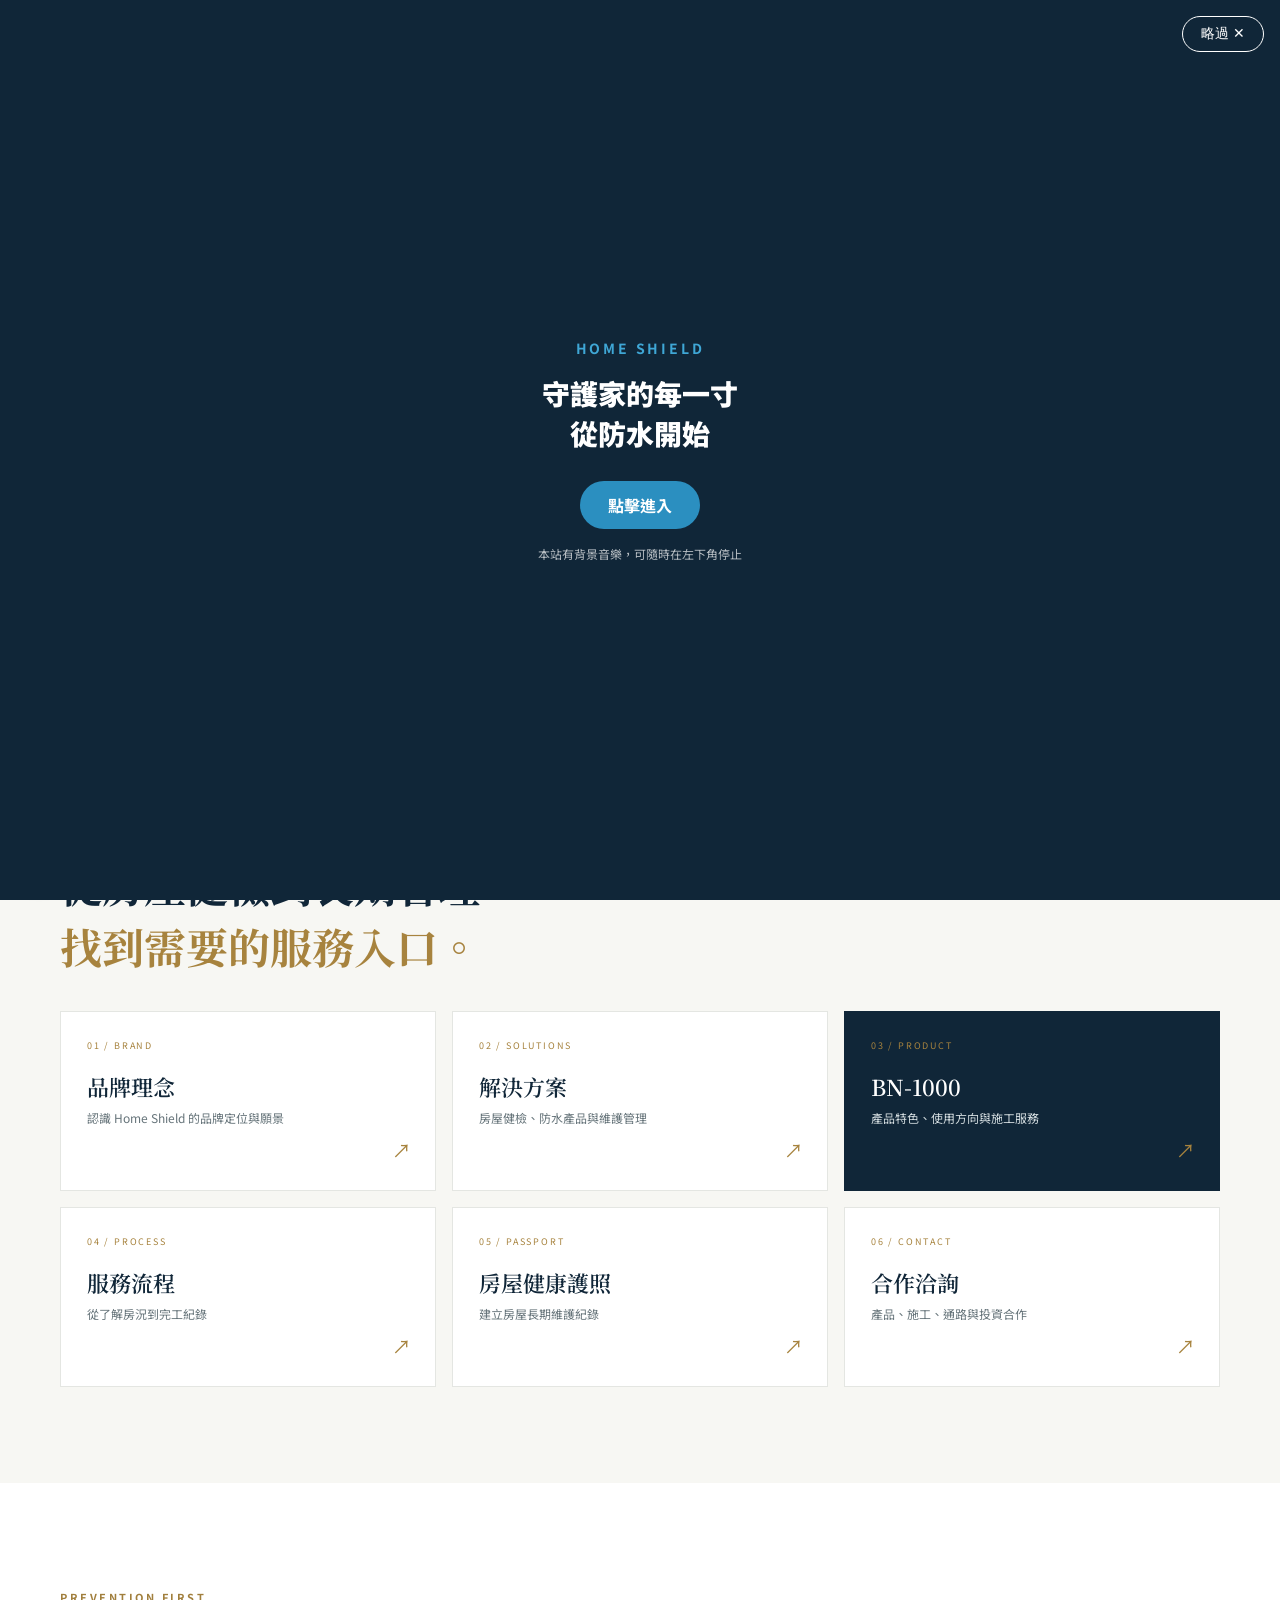
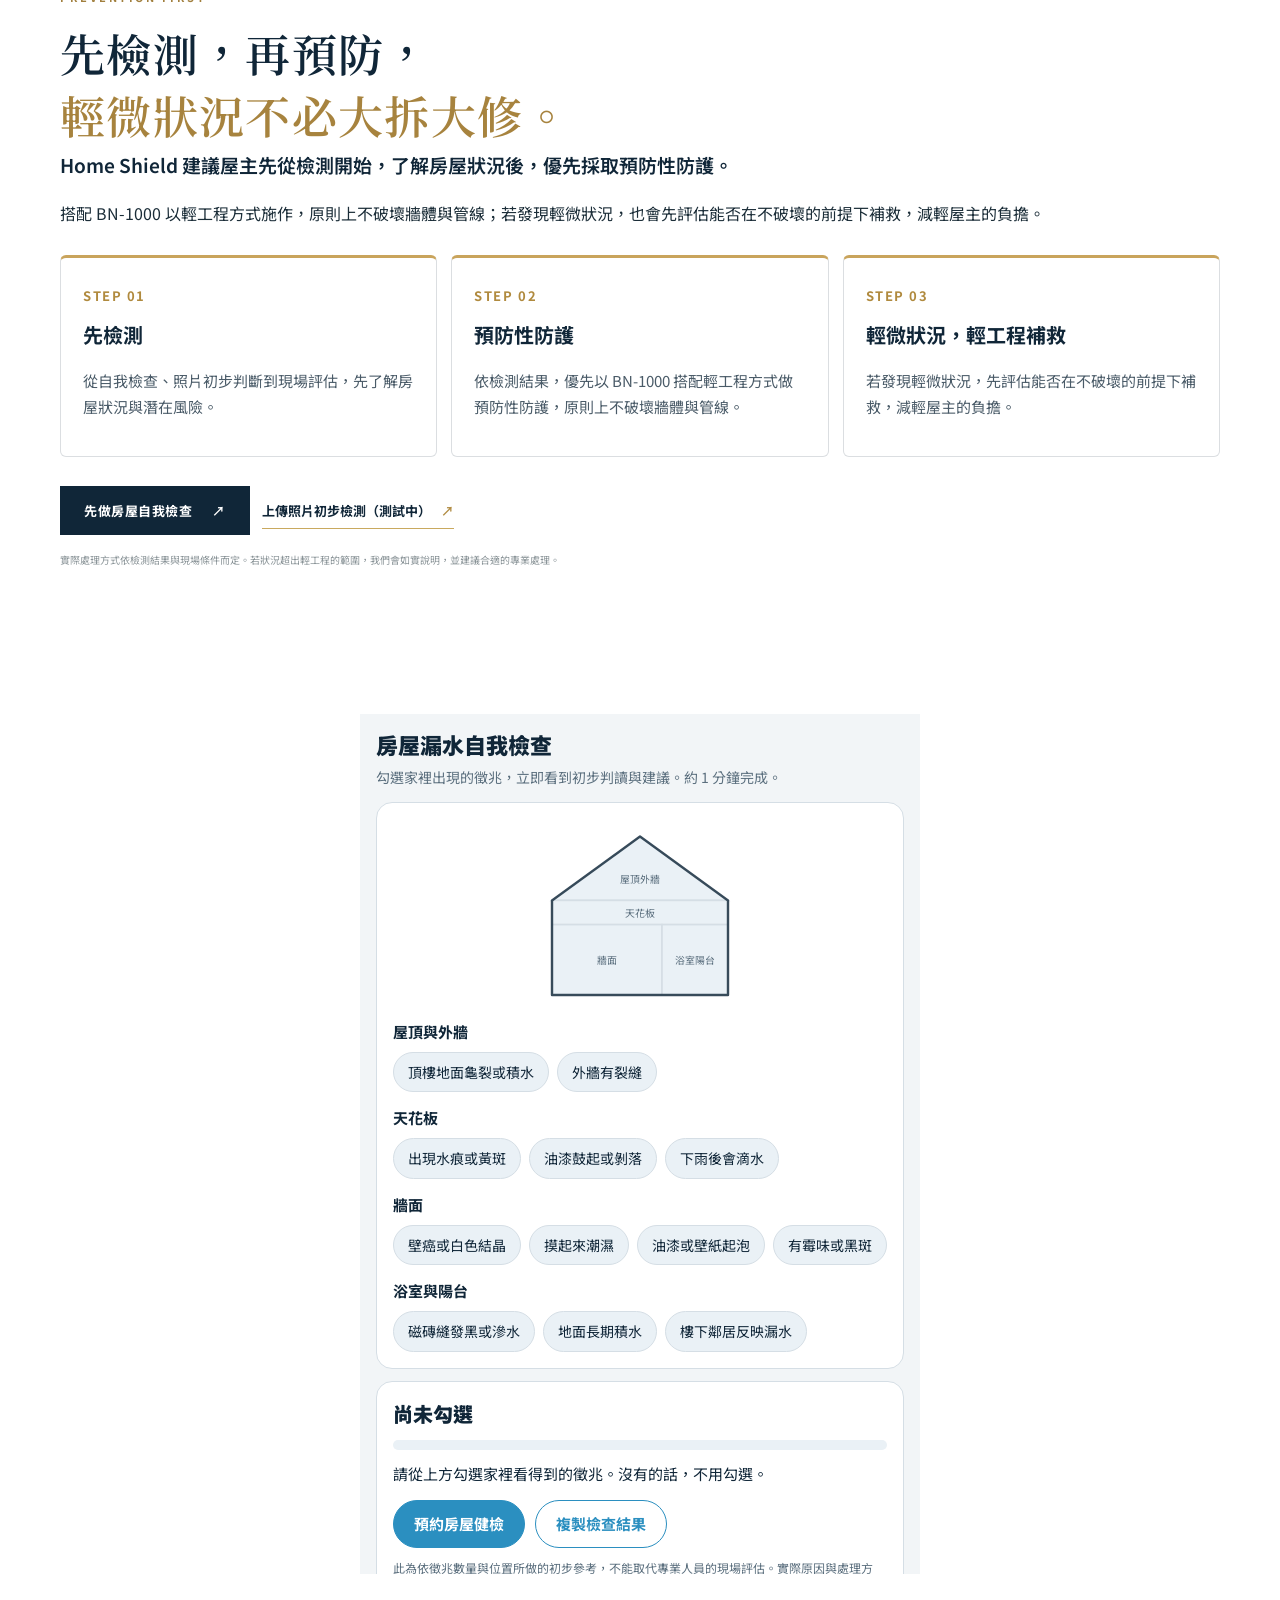
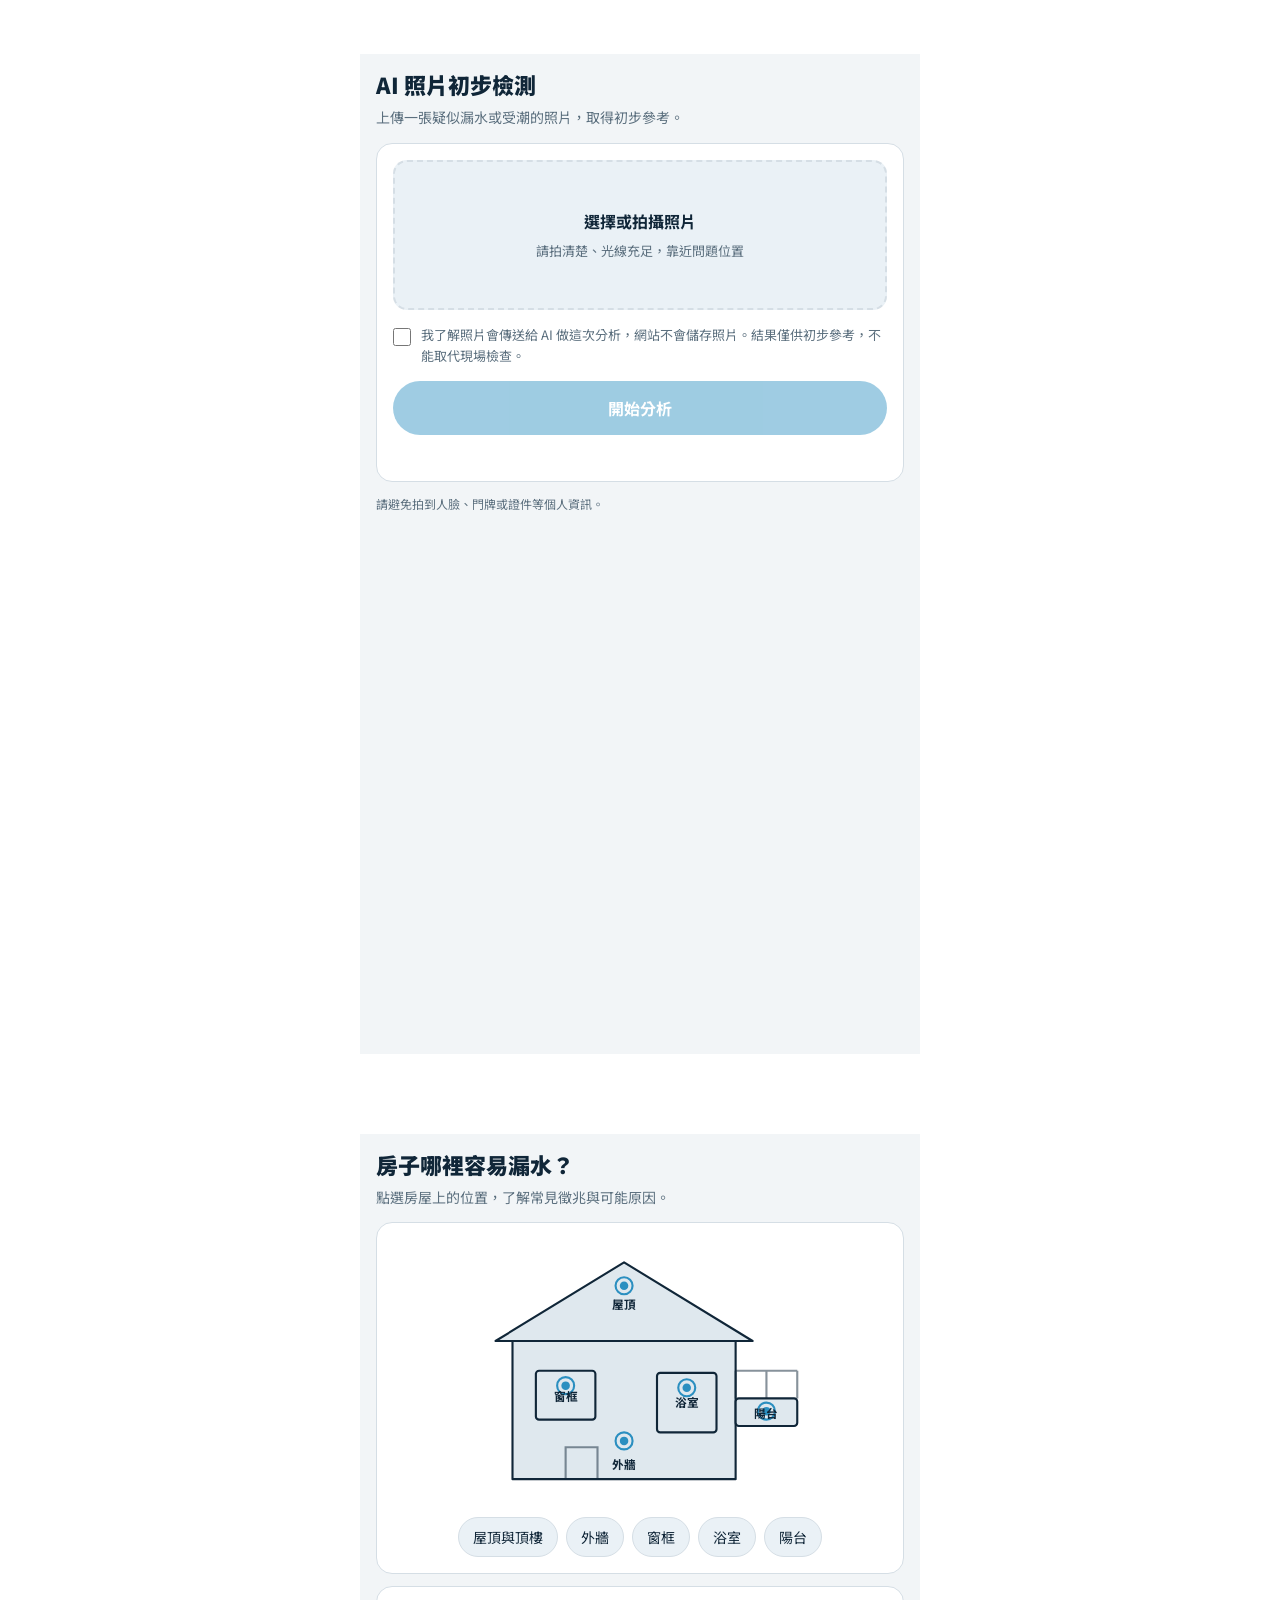
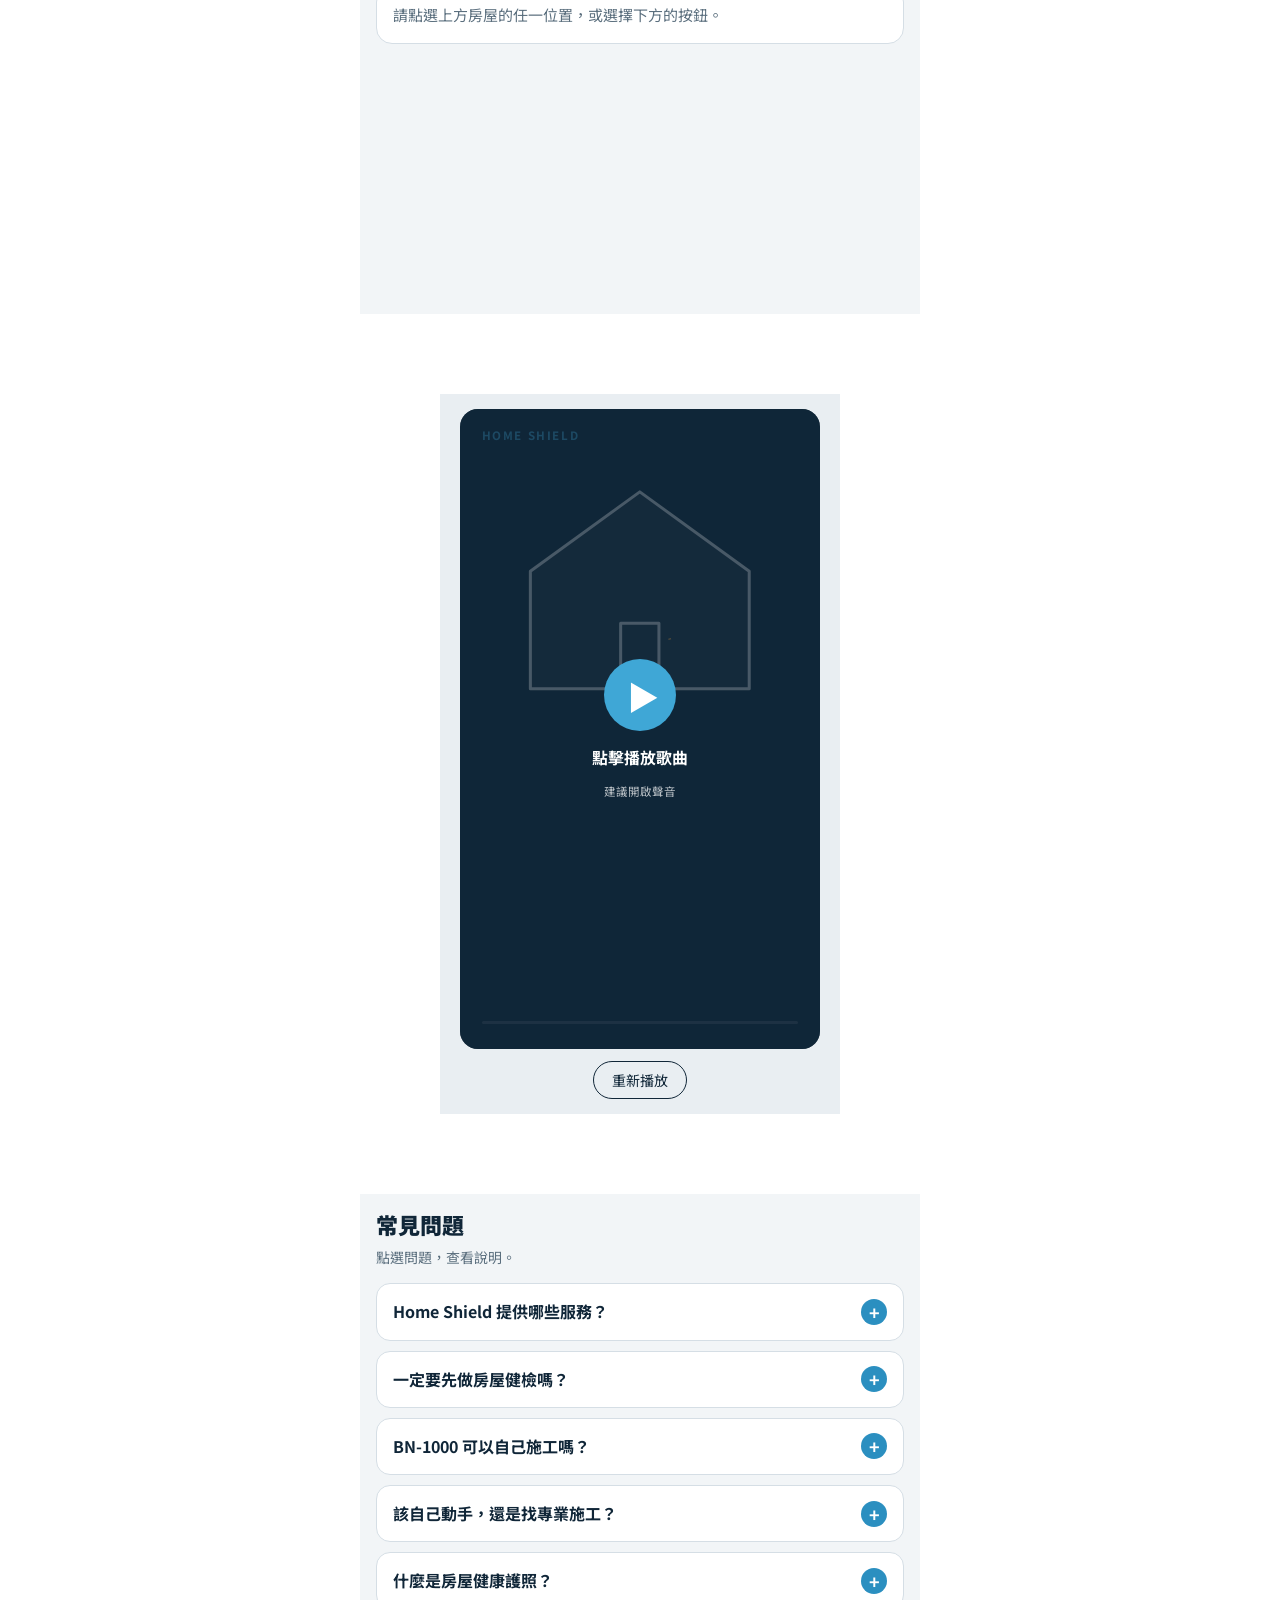
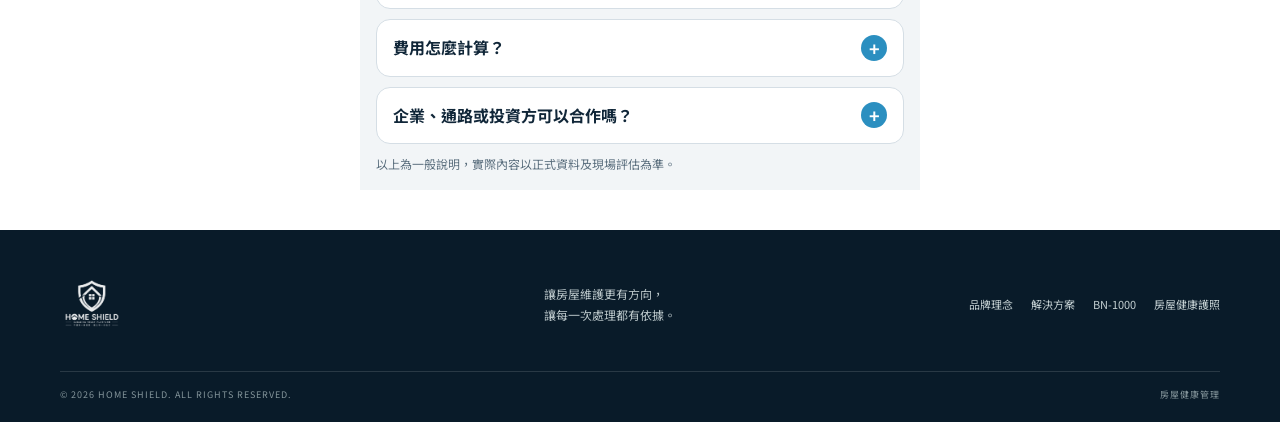
<file: index.html>
<!doctype html>
<html lang="zh-Hant"><head>
<meta charset="utf-8"><meta name="viewport" content="width=device-width, initial-scale=1">
<meta name="theme-color" content="#102638">
<meta name="description" content="Home Shield 房屋健康管理，從房屋健檢、防水產品到施工服務。">
<title>首頁｜Home Shield 房屋健康管理</title>
<link rel="preconnect" href="https://fonts.googleapis.com"><link rel="preconnect" href="https://fonts.gstatic.com" crossorigin>
<link href="https://fonts.googleapis.com/css2?family=Noto+Sans+TC:wght@400;500;600;700;800&family=Noto+Serif+TC:wght@500;600;700&display=swap" rel="stylesheet">
<link rel="stylesheet" href="./styles.css"></head><body class="home-page">
<header class="site-header" id="top">
  <div class="container nav-wrap">
    <a class="brand" href="./index.html" aria-label="Home Shield 首頁"><img src="./home-shield-logo.png" alt="HOME SHIELD 房屋健康管理" class="brand-logo"></a>
    <button class="menu-toggle" type="button" aria-label="開啟選單" aria-expanded="false"><span></span><span></span><span></span></button>
    <nav class="main-nav" aria-label="主要導覽">
      <a href="./about.html" data-anchor="about">品牌理念</a>
      <a href="./solutions.html" data-anchor="solutions">解決方案</a>
      <a href="./bn1000.html" data-anchor="bn1000">BN-1000</a>
      <a href="./process.html" data-anchor="process">服務流程</a>
      <a href="./passport.html" data-anchor="passport">房屋健康護照</a>
      <a class="nav-cta" href="./contact.html" data-anchor="contact">合作洽詢 <span>↗</span></a>
    </nav>
  </div>
</header><main><section class="hero" id="home">
      <div class="hero-photo" aria-hidden="true"></div>
      <div class="hero-wash" aria-hidden="true"></div>
      <div class="container hero-inner">
        <div class="hero-copy">
          <p class="eyebrow"><span></span> A BETTER WAY TO CARE FOR YOUR HOME</p>
          <h1>守護家的每一寸，<br><em>從防水開始。</em></h1>
          <p class="hero-description">從房屋健檢、防水產品到施工服務，<br class="desktop">讓房屋維護更有方向，讓每一次處理都有依據。<br>先檢測，再預防；輕微狀況，不必大拆大修。</p>
          <div class="hero-actions">
            <a class="button button-gold" href="#solutions">探索解決方案 <span>↗</span></a>
            <a class="button button-light" href="#contact">預約合作洽詢</a>
          </div>
          <div class="hero-proof">
            <span class="proof-icon">⌂</span>
            <span><b>從了解房況開始</b><small>評估問題・選擇方案・累積維護紀錄</small></span>
          </div>
        </div>
        <div class="hero-stamp"><span>HOME CARE</span><b>001</b><i></i><small>BUILT AROUND YOUR HOME</small></div>
      </div>
      <div class="hero-bottom"><span>房屋健康管理的新起點</span><span>SCROLL TO EXPLORE ↓</span></div>
    </section><section class="desktop-hub">
<div class="container"><p class="section-kicker">EXPLORE HOME SHIELD</p><h2>從房屋健檢到長期管理，<br><em>找到需要的服務入口。</em></h2>
<div class="hub-grid">
<a class="hub-card" href="./about.html"><span>01 / BRAND</span><b>品牌理念</b><small>認識 Home Shield 的品牌定位與願景</small><i>↗</i></a>
<a class="hub-card" href="./solutions.html"><span>02 / SOLUTIONS</span><b>解決方案</b><small>房屋健檢、防水產品與維護管理</small><i>↗</i></a>
<a class="hub-card featured" href="./bn1000.html"><span>03 / PRODUCT</span><b>BN-1000</b><small>產品特色、使用方向與施工服務</small><i>↗</i></a>
<a class="hub-card" href="./process.html"><span>04 / PROCESS</span><b>服務流程</b><small>從了解房況到完工紀錄</small><i>↗</i></a>
<a class="hub-card" href="./passport.html"><span>05 / PASSPORT</span><b>房屋健康護照</b><small>建立房屋長期維護紀錄</small><i>↗</i></a>
<a class="hub-card" href="./contact.html"><span>06 / CONTACT</span><b>合作洽詢</b><small>產品、施工、通路與投資合作</small><i>↗</i></a>
</div></div></section><section class="intro section" id="about">
      <div class="container intro-grid">
        <div>
          <p class="section-kicker">ABOUT HOME SHIELD</p>
          <h2>房子的健康，<br><em>值得被長期照顧。</em></h2>
        </div>
        <div class="intro-copy">
          <p class="lead">房屋不該等到漏水、壁癌或結構問題發生後，才開始被重視。</p>
          <p>Home Shield 以房屋健康管理為核心，整合防水產品、檢測評估、施工協助與維護紀錄，協助屋主更有系統地理解房屋狀況，找到適合的處理方式。</p>
          <a class="text-link" href="#process">認識我們的服務方式 <span>↗</span></a>
        </div>
      </div>
    </section><section class="section" id="prevention">
  <div class="container">
    <p class="section-kicker">PREVENTION FIRST</p>
    <h2>先檢測，再預防，<br><em>輕微狀況不必大拆大修。</em></h2>
    <p class="lead">Home Shield 建議屋主先從檢測開始，了解房屋狀況後，優先採取預防性防護。</p>
    <p>搭配 BN-1000 以輕工程方式施作，原則上不破壞牆體與管線；若發現輕微狀況，也會先評估能否在不破壞的前提下補救，減輕屋主的負擔。</p>
    <div style="display:grid;gap:14px;margin-top:28px;grid-template-columns:repeat(auto-fit,minmax(240px,1fr))">
      <article style="background:#fff;border:1px solid rgba(16,38,56,.15);border-top:3px solid #c9a45c;border-radius:6px;padding:22px">
        <span style="font-size:13px;letter-spacing:.12em;color:#b08a3e;font-weight:700">STEP 01</span>
        <h3 style="margin:8px 0 6px;font-size:20px;color:#102638">先檢測</h3>
        <p style="font-size:15px;line-height:1.7;color:#4a5b68">從自我檢查、照片初步判斷到現場評估，先了解房屋狀況與潛在風險。</p>
      </article>
      <article style="background:#fff;border:1px solid rgba(16,38,56,.15);border-top:3px solid #c9a45c;border-radius:6px;padding:22px">
        <span style="font-size:13px;letter-spacing:.12em;color:#b08a3e;font-weight:700">STEP 02</span>
        <h3 style="margin:8px 0 6px;font-size:20px;color:#102638">預防性防護</h3>
        <p style="font-size:15px;line-height:1.7;color:#4a5b68">依檢測結果，優先以 BN-1000 搭配輕工程方式做預防性防護，原則上不破壞牆體與管線。</p>
      </article>
      <article style="background:#fff;border:1px solid rgba(16,38,56,.15);border-top:3px solid #c9a45c;border-radius:6px;padding:22px">
        <span style="font-size:13px;letter-spacing:.12em;color:#b08a3e;font-weight:700">STEP 03</span>
        <h3 style="margin:8px 0 6px;font-size:20px;color:#102638">輕微狀況，輕工程補救</h3>
        <p style="font-size:15px;line-height:1.7;color:#4a5b68">若發現輕微狀況，先評估能否在不破壞的前提下補救，減輕屋主的負擔。</p>
      </article>
    </div>
    <p style="margin-top:24px"><a class="button button-dark" href="/check.html">先做房屋自我檢查 <span>↗</span></a> &nbsp; <a class="text-link" href="/ai-check.html">上傳照片初步檢測（測試中） <span>↗</span></a></p>
    <small class="disclaimer">實際處理方式依檢測結果與現場條件而定。若狀況超出輕工程的範圍，我們會如實說明，並建議合適的專業處理。</small>
  </div>
</section><section class="solutions section section-soft" id="solutions">
      <div class="container">
        <div class="section-heading">
          <div><p class="section-kicker">OUR SOLUTIONS</p><h2>從問題診斷到實際改善，<br><em>讓房屋維護更有方向。</em></h2></div>
          <p>依照房屋狀況與屋主需求，提供不同層次的產品與服務選擇。</p>
        </div>
        <div class="solution-grid">
          <article class="solution-card">
            <div class="card-number">01</div><div class="card-icon">⌂</div>
            <h3>房屋健檢與評估</h3>
            <p>從漏水徵兆、壁面狀況與可能風險著手，先了解問題，再選擇合適的處理方向。以預防性防護與輕工程為優先。</p>
            <a href="/check.html">了解健檢服務 <span>↗</span></a>
          </article>
          <article class="solution-card featured">
            <div class="card-number">02</div><div class="card-icon">◈</div>
            <h3>防水產品與施工方案</h3>
            <p>以 BN-1000 防水材料為核心，提供產品選購、DIY 使用資訊與專業施工協助。</p>
            <a href="#bn1000">認識 BN-1000 <span>↗</span></a>
          </article>
          <article class="solution-card">
            <div class="card-number">03</div><div class="card-icon">▤</div>
            <h3>維護紀錄與管理</h3>
            <p>逐步建立房屋維護資料，讓每次檢查、修繕與改善都有跡可循。</p>
            <a href="#passport">認識健康護照 <span>↗</span></a>
          </article>
        </div>
      </div>
   
    </section><section style="display:flex;justify-content:center;padding:40px 20px">
  <iframe src="/check.html" title="房屋漏水自我檢查" loading="lazy" style="border:0;width:100%;max-width:560px;height:860px"></iframe>
</section><section style="display:flex;justify-content:center;padding:40px 20px">
  <iframe src="/ai-check.html" title="AI 照片初步檢測" loading="lazy" style="border:0;width:100%;max-width:560px;height:1000px"></iframe>
</section><section style="display:flex;justify-content:center;padding:40px 20px">
  
  <iframe src="/map.html" title="房屋漏水位置圖" loading="lazy" style="border:0;width:100%;max-width:560px;height:780px"></iframe>
</section>

<section class="product section" id="bn1000">
      <div class="container product-grid">
        <div class="product-visual">
          <div class="product-orbit orbit-one"></div><div class="product-orbit orbit-two"></div>
          <div class="product-panel"><span class="product-label">HOME SHIELD TECHNOLOGY</span><div class="product-mark">BN<br><b>1000</b></div><span class="product-foot">WATERPROOFING SOLUTION</span></div>
          <span class="product-caption">PRODUCT / 001</span>
        </div>
        <div class="product-copy">
          <p class="section-kicker">FEATURED PRODUCT</p>
          <h2>BN-1000<br><em>居家防水解決方案</em></h2>
          <p class="lead">讓防水不再只是工程，而是屋主能理解、能選擇，也能持續管理的房屋維護方案。</p>
          <p>Home Shield 以 BN-1000 作為防水產品服務的起點，規劃產品銷售、DIY 使用指引、專業施工媒合與房屋健檢等服務，依照實際需求選擇適合的方式。</p>
          <ul class="check-list"><li>輕工程為主，原則上不破壞牆體與管線</li><li>產品選購與使用說明</li><li>DIY 與專業施工方案</li><li>到府協助與房屋狀況評估</li></ul>
          <a class="button button-dark" href="#contact">洽詢產品與服務 <span>↗</span></a>
          <small class="disclaimer">實際適用範圍、施工方式與使用條件，依產品正式技術資料及現場評估為準。</small>
        </div>
      </div>
    </section><section class="service-band">
      <div class="container service-band-inner">
        <div><p class="section-kicker">A COMPLETE SERVICE JOURNEY</p><h2>不只提供產品，<br>更陪你把房子照顧好。</h2></div>
        <p>從了解房況、選擇產品，到施工協助與完工紀錄，讓房屋維護從一次性的處理，逐步成為可持續的管理。</p>
      </div>
    </section><section class="process section" id="process">
      <div class="container">
        <div class="section-heading">
          <div><p class="section-kicker">HOW IT WORKS</p><h2>簡單四個步驟，<br><em>建立房屋維護的依據。</em></h2></div>
          <p>依照實際需求選擇服務，不必一次完成所有項目，從最需要的地方開始。</p>
        </div>
        <div class="process-list">
          <article><span>01</span><div><h3>了解房屋狀況</h3><p>整理現況、問題位置與屋主需求。</p></div><b>→</b></article>
          <article><span>02</span><div><h3>評估處理方案</h3><p>依照現場條件，討論產品、DIY 或專業施工方向。</p></div><b>→</b></article>
          <article><span>03</span><div><h3>執行改善與確認</h3><p>依約定方式進行產品使用或施工服務，並確認完成狀況。</p></div><b>→</b></article>
          <article><span>04</span><div><h3>累積維護紀錄</h3><p>整理相關資訊，作為後續追蹤與房屋管理的參考。</p></div><b>✓</b></article>
        </div>
      </div>
    </section><section class="passport section section-soft" id="passport">
      <div class="container passport-grid">
        <div class="passport-art">
          <div class="passport-card"><div class="passport-top"><span>HOME SHIELD</span><span>HOUSE HEALTH</span></div><div class="passport-symbol">⌂</div><h3>房屋健康護照</h3><p>YOUR HOME. YOUR RECORD.</p><div class="passport-lines"><i></i><i></i><i></i></div><div class="passport-bottom">HOME HEALTH PASSPORT <b>HS / 001</b></div></div>
        </div>
        <div class="passport-copy">
          <p class="section-kicker">HOME HEALTH PASSPORT</p>
          <h2>讓房屋也有一份<br><em>長期健康紀錄。</em></h2>
          <p class="lead">房屋健康護照，是 Home Shield 長期規劃的房屋維護紀錄概念。</p>
          <p>將房屋檢查、產品使用、施工改善與後續維護資訊逐步整理，讓屋主更容易掌握房屋歷程，也為未來房屋管理與交易資訊留下參考。</p>
          <div class="passport-note"><b>從每一次維護開始</b><span>逐步累積、持續更新，讓房屋資訊不再零散。</span></div>
        </div>
      </div>
    </section>
<script>

</script><section style="display:flex;justify-content:center;padding:40px 20px">
  <iframe src="/song.html?v=3" title="漏水別拖啦｜Home Shield" style="border:0;width:100%;max-width:400px;height:720px"></iframe>
</section><section style="display:flex;justify-content:center;padding:40px 20px">
  <iframe id="faq-frame" src="/faq.html" title="常見問題" style="border:0;width:100%;max-width:560px;height:560px"></iframe>
</section>
<script>
window.addEventListener('message',function(e){
  var f=document.getElementById('faq-frame');
  if(f&&e.source===f.contentWindow&&e.data&&e.data.hsHeight){f.style.height=e.data.hsHeight+'px';}
});
</script><section class="contact section" id="contact">
      <div class="container contact-inner">
        <p class="section-kicker">LET'S TALK</p>
        <h2>從了解房屋開始，<br><em>找到適合你的方案。</em></h2>
        <p>無論是產品合作、施工服務、通路洽談或投資合作，歡迎與 Home Shield 聯繫。</p>
        <div class="contact-form">
  <div id="form-facade" style="text-align:center;padding:48px 20px;border:1px solid rgba(128,128,128,.35);border-radius:16px">
    <p style="margin-bottom:18px">點選下方按鈕，開啟洽詢表單</p>
    <button id="form-open" type="button" class="button button-gold">填寫洽詢表單</button>
    <p style="margin-top:16px;font-size:14px"><a href="https://docs.google.com/forms/d/e/1FAIpQLSf4yM-gM9up7JD_39Vv7x4vH04Mow9mh5cq2dHjYAJmmGq4wA/viewform" target="_blank" rel="noopener">或在新視窗開啟表單 ↗</a></p>
  </div>
</div>
<script>
document.getElementById('form-open').addEventListener('click',function(){
  var d=document.getElementById('form-facade');
  var f=document.createElement('iframe');
  f.src='https://docs.google.com/forms/d/e/1FAIpQLSf4yM-gM9up7JD_39Vv7x4vH04Mow9mh5cq2dHjYAJmmGq4wA/viewform?embedded=true';
  f.width='100%';f.height='1200';f.setAttribute('frameborder','0');f.style.border='0';
  f.title='Home Shield 客戶洽詢表';
  d.parentNode.replaceChild(f,d);
});
</script>
      </div>
    </section></main><footer class="site-footer"><div class="container footer-main">
  <a class="brand footer-brand" href="./index.html"><img src="./home-shield-logo.png" alt="HOME SHIELD 房屋健康管理" class="brand-logo"></a>
  <p>讓房屋維護更有方向，<br>讓每一次處理都有依據。</p>
  <nav><a href="./about.html">品牌理念</a><a href="./solutions.html">解決方案</a><a href="./bn1000.html">BN-1000</a><a href="./passport.html">房屋健康護照</a></nav>
</div><div class="container footer-bottom"><span>© <span id="year"></span> HOME SHIELD. ALL RIGHTS RESERVED.</span><span>房屋健康管理</span></div></footer><script src="./app.js?v=3"></script>
</script><style>
.process-list.hs-anim article{opacity:.18;transform:translateY(24px);transition:opacity .6s ease,transform .6s ease}
.process-list.hs-anim article.hs-in{opacity:1;transform:none}
.process-list.hs-anim article>span{display:inline-block;transition:transform .5s cubic-bezier(.3,1.6,.5,1),color .4s}
.process-list.hs-anim article.hs-in>span{transform:scale(1.18);color:#2b8fc0}
.process-list.hs-anim article>b{display:inline-block;opacity:0;transform:translateX(-10px);transition:opacity .4s .25s,transform .4s .25s}
.process-list.hs-anim article.hs-in>b{opacity:1;transform:none}
</style>
<script>
(function(){
  var list=document.querySelector('.process-list');
  if(!list||!('IntersectionObserver' in window))return;
  if(window.matchMedia&&matchMedia('(prefers-reduced-motion: reduce)').matches)return;
  var items=[].slice.call(list.querySelectorAll('article'));
  list.classList.add('hs-anim');
  var io=new IntersectionObserver(function(entries){
    var n=0;
    entries.forEach(function(e){
      if(!e.isIntersecting)return;
      (function(el,d){setTimeout(function(){el.classList.add('hs-in')},d)})(e.target,n++*350);
      io.unobserve(e.target);
    });
  },{threshold:.35});
  items.forEach(function(a){io.observe(a)});
})();
</script><style>
#hs-music{position:fixed;left:16px;bottom:calc(16px + env(safe-area-inset-bottom,0px));z-index:9000;width:46px;height:46px;border-radius:50%;border:1px solid rgba(255,255,255,.6);background:#102638;color:#fff;font-size:20px;line-height:1;cursor:pointer;display:grid;place-items:center;box-shadow:0 4px 14px rgba(0,0,0,.25)}
#hs-music:focus-visible{outline:3px solid #3fa7d6;outline-offset:3px}
#hs-music[aria-pressed="true"]{background:#2b8fc0}
#hs-music[aria-pressed="true"]::after{content:"";position:absolute;inset:-2px;border-radius:50%;border:2px solid #3fa7d6;animation:hsring 1.8s ease-out infinite}
@keyframes hsring{from{transform:scale(1);opacity:.8}to{transform:scale(1.6);opacity:0}}
@media (prefers-reduced-motion:reduce){#hs-music[aria-pressed="true"]::after{animation:none}}
</style>
<button id="hs-music" type="button" aria-label="播放背景音樂" aria-pressed="false">♪</button><div id="intro" style="position:fixed;inset:0;z-index:2147483000;background:#102638;display:flex;align-items:center;justify-content:center;transition:opacity .6s">
  <iframe id="intro-frame" title="Home Shield 開場動畫" style="border:0;height:min(640px,88vh);aspect-ratio:9/16;max-width:94vw;border-radius:18px;visibility:hidden"></iframe>
  <button id="intro-enter" type="button" style="position:absolute;inset:0;background:#102638;border:0;color:#fff;cursor:pointer;display:flex;flex-direction:column;align-items:center;justify-content:center;gap:16px;font-family:inherit;padding:24px">
    <span style="letter-spacing:.2em;font-size:14px;color:#3fa7d6;font-weight:700">HOME SHIELD</span>
    <span style="font-size:28px;font-weight:900;line-height:1.4;text-align:center">守護家的每一寸<br>從防水開始</span>
    <span style="margin-top:12px;padding:12px 28px;border-radius:99px;background:#2b8fc0;font-size:16px;font-weight:700">點擊進入</span>
    <span style="font-size:12px;opacity:.7">本站有背景音樂，可隨時在左下角停止</span>
  </button>
  <button id="intro-skip" type="button" style="position:absolute;top:max(16px,env(safe-area-inset-top));right:16px;padding:8px 18px;border-radius:99px;border:1px solid #fff;background:transparent;color:#fff;font-size:14px;cursor:pointer;z-index:2">略過 ✕</button>
</div>
<audio id="hs-audio" src="/music.mp3" loop preload="auto"></audio>
<script>
(function(){
  var el=document.getElementById('intro'),b=document.getElementById('hs-music'),a=document.getElementById('hs-audio');
  var f=document.getElementById('intro-frame'),enter=document.getElementById('intro-enter'),skip=document.getElementById('intro-skip');
  if(!a||!b)return;
  a.volume=.4;
  var KEY='hsMusicOff',off=false,started=false,closed=false,mutedStart=false,armed=false;
  try{off=sessionStorage.getItem(KEY)==='1'}catch(e){}
  function ui(on){b.setAttribute('aria-pressed',on?'true':'false');b.setAttribute('aria-label',on?'停止背景音樂':'播放背景音樂');b.textContent=on?'■':'♪'}
  a.addEventListener('playing',function(){if(!a.muted)ui(true)});
  a.addEventListener('pause',function(){ui(false)});
  a.addEventListener('error',function(){b.textContent='!';b.setAttribute('aria-label','音樂載入失敗，請確認 music.mp3 已上傳')});
  function arm(){
    if(armed)return;armed=true;
    var evs=['pointerdown','keydown','touchend'];
    function go(e){
      if(e&&e.target&&b.contains(e.target))return;
      evs.forEach(function(n){document.removeEventListener(n,go,true)});
      armed=false;
      if(!off&&a.paused){a.muted=false;var p=a.play();if(p&&p.catch)p.catch(function(){})}
    }
    evs.forEach(function(n){document.addEventListener(n,go,true)});
  }
  function playWithSound(rewind){
    if(off)return;
    a.muted=false;
    if(rewind)a.currentTime=0;
    var p=a.play();if(p&&p.catch)p.catch(arm);
  }
  function hideIntro(){
    var n=document.querySelectorAll('[id=intro]');
    for(var i=0;i<n.length;i++){n[i].style.opacity='0';n[i].style.pointerEvents='none'}
    setTimeout(function(){for(var i=0;i<n.length;i++){n[i].style.display='none'}},600);
  }
  function close(){
    if(closed)return;closed=true;
    try{sessionStorage.setItem('hsIntro','1')}catch(e){}
    hideIntro();
    if(mutedStart&&!a.paused){a.currentTime=0;a.muted=false;ui(true)}
    else playWithSound(true);
  }
  b.addEventListener('click',function(){
    if(a.paused){off=false;try{sessionStorage.removeItem(KEY)}catch(e){}a.muted=false;var p=a.play();if(p&&p.catch)p.catch(function(){})}
    else{a.pause();off=true;try{sessionStorage.setItem(KEY,'1')}catch(e){}}
  });
  window.addEventListener('message',function(e){
    if(e.data==='hs-song-play'&&!a.paused){a.pause();ui(false)}
    if(e.data==='hs-done'&&started){setTimeout(close,500)}
  });
  var seen=false;try{seen=!!sessionStorage.getItem('hsIntro')&&location.search.indexOf('intro')<0}catch(e){}
  if(!el||seen){
    if(el)el.style.display='none';
    closed=true;playWithSound(false);
    return;
  }
  enter.addEventListener('click',function(){
    if(started)return;started=true;
    if(!off){a.muted=true;mutedStart=true;var p=a.play();if(p&&p.catch)p.catch(function(){mutedStart=false})}
    f.src='/video.html';f.style.visibility='visible';enter.style.display='none';
    setTimeout(close,16000);
  });
  skip.addEventListener('click',function(){
    if(!closed&&!off){mutedStart=false;a.muted=false;a.currentTime=0;var p=a.play();if(p&&p.catch)p.catch(arm)}
    closed=true;try{sessionStorage.setItem('hsIntro','1')}catch(e){}
    hideIntro();
  });
})();
</script>

</script><style>html,body{overflow-x:clip;max-width:100%}</style>
</script></body></html>
</file>
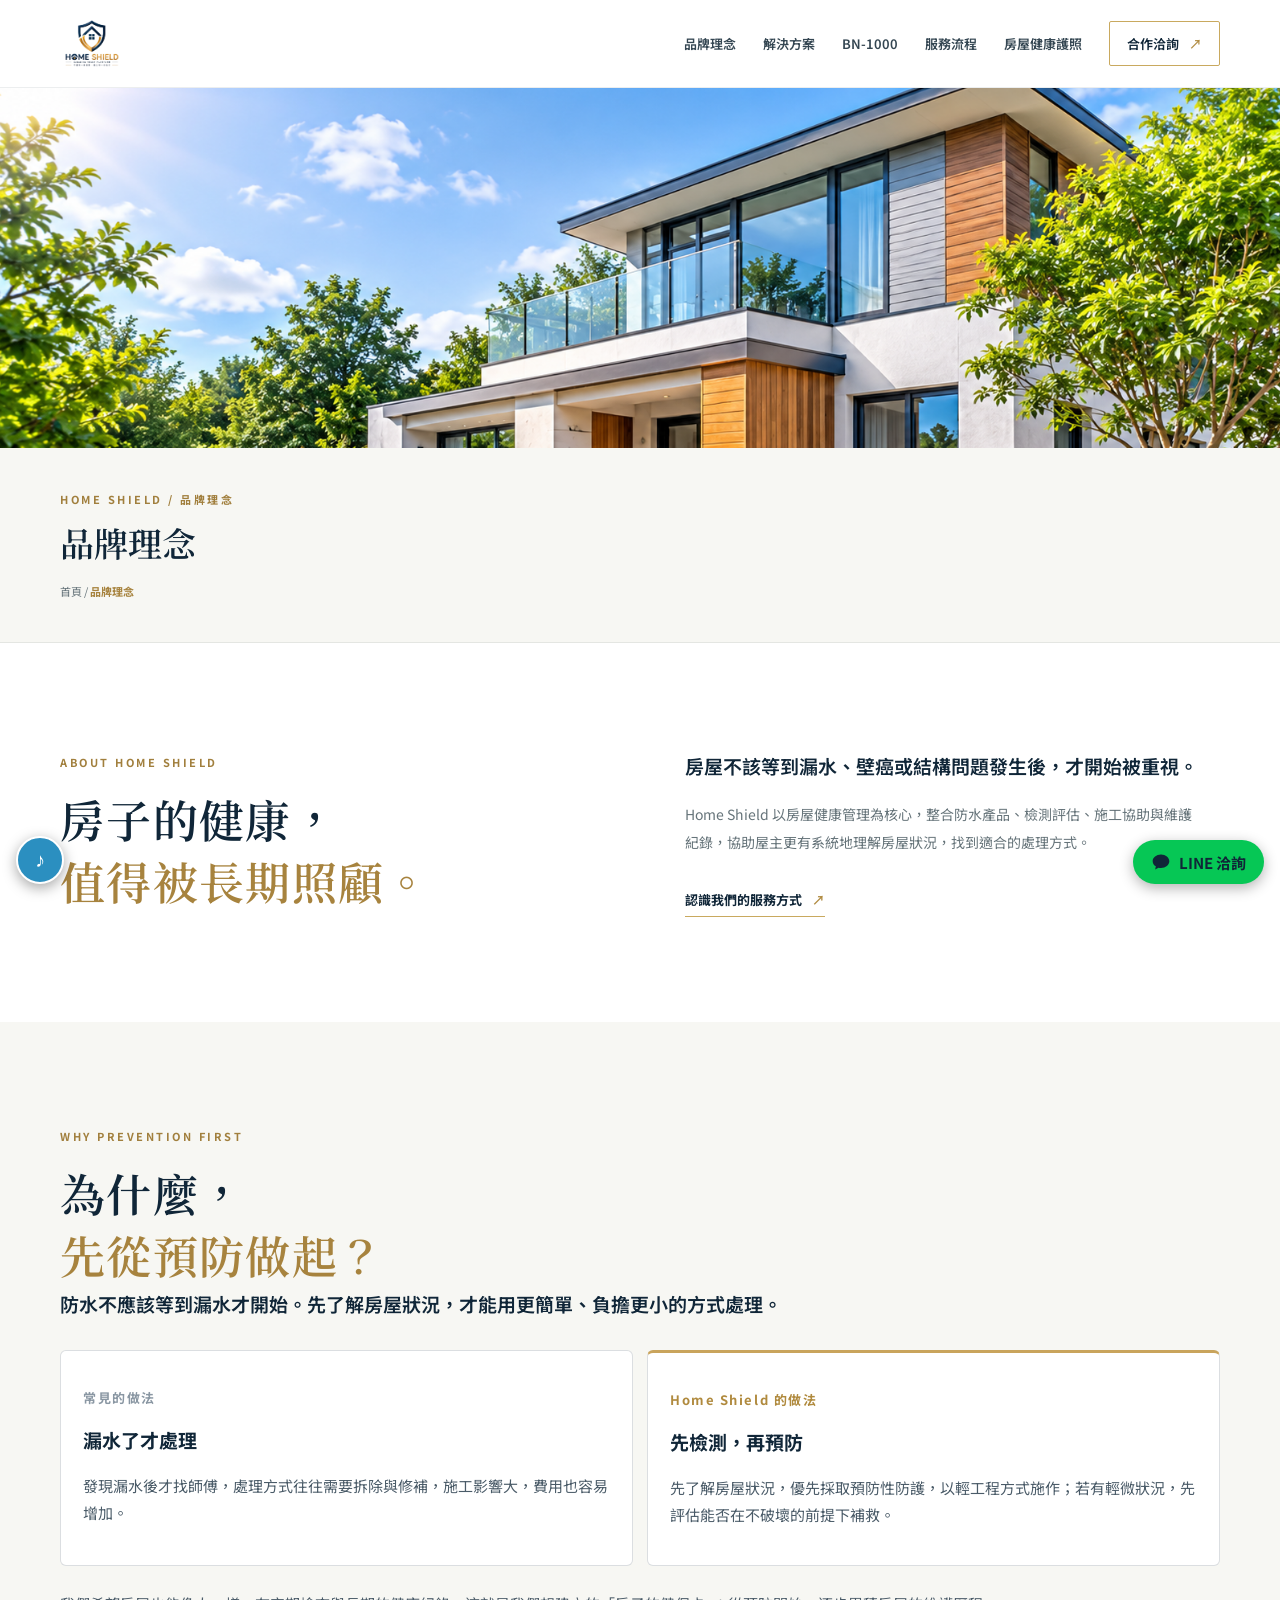
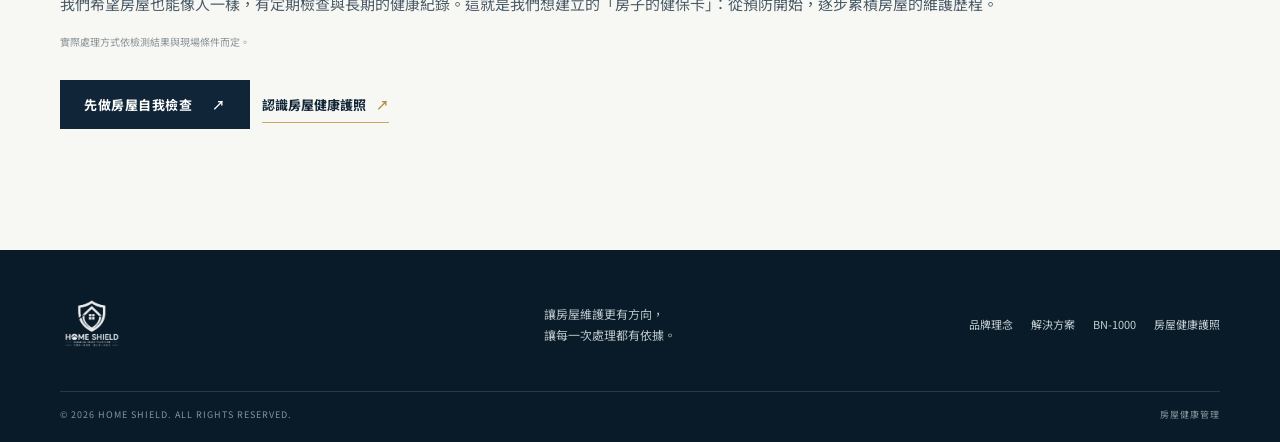
<file: about.html>
<!doctype html>
<html lang="zh-Hant"><head>
<meta charset="utf-8"><meta name="viewport" content="width=device-width, initial-scale=1">
<meta name="theme-color" content="#102638">
<meta name="description" content="Home Shield 房屋健康管理，從房屋健檢、防水產品到施工服務。">
<title>品牌理念｜Home Shield 房屋健康管理</title>
<link rel="preconnect" href="https://fonts.googleapis.com"><link rel="preconnect" href="https://fonts.gstatic.com" crossorigin>
<link href="https://fonts.googleapis.com/css2?family=Noto+Sans+TC:wght@400;500;600;700;800&family=Noto+Serif+TC:wght@500;600;700&display=swap" rel="stylesheet">
<link rel="stylesheet" href="./styles.css?v=2"></head><body class="inner-page">
<header class="site-header" id="top">
  <div class="container nav-wrap">
    <a class="brand" href="./index.html" aria-label="Home Shield 首頁"><img src="./home-shield-logo.png" alt="HOME SHIELD 房屋健康管理" class="brand-logo"></a>
    <button class="menu-toggle" type="button" aria-label="開啟選單" aria-expanded="false"><span></span><span></span><span></span></button>
    <nav class="main-nav" aria-label="主要導覽">
      <a href="./about.html" data-anchor="about">品牌理念</a>
      <a href="./solutions.html" data-anchor="solutions">解決方案</a>
      <a href="./bn1000.html" data-anchor="bn1000">BN-1000</a>
      <a href="./process.html" data-anchor="process">服務流程</a>
      <a href="./passport.html" data-anchor="passport">房屋健康護照</a>
      <a class="nav-cta" href="./contact.html" data-anchor="contact">合作洽詢 <span>↗</span></a>
    </nav>
  </div>
</header><main>
<section class="about-hero" aria-label="品牌理念住宅背景"></section>
<section class="page-heading"><div class="container"><p class="section-kicker">HOME SHIELD / 品牌理念</p><h1>品牌理念</h1><a href="./index.html">首頁</a><span> / </span><b>品牌理念</b></div></section><section class="intro section" id="about">
      <div class="container intro-grid">
        <div>
          <p class="section-kicker">ABOUT HOME SHIELD</p>
          <h2>房子的健康，<br><em>值得被長期照顧。</em></h2>
        </div>
        <div class="intro-copy">
          <p class="lead">房屋不該等到漏水、壁癌或結構問題發生後，才開始被重視。</p>
          <p>Home Shield 以房屋健康管理為核心，整合防水產品、檢測評估、施工協助與維護紀錄，協助屋主更有系統地理解房屋狀況，找到適合的處理方式。</p>
          <a class="text-link" href="./process.html">認識我們的服務方式 <span>↗</span></a>
        </div>
      </div>
    </section><section class="section section-soft" id="why-prevention">
  <div class="container">
    <p class="section-kicker">WHY PREVENTION FIRST</p>
    <h2>為什麼，<br><em>先從預防做起？</em></h2>
    <p class="lead">防水不應該等到漏水才開始。先了解房屋狀況，才能用更簡單、負擔更小的方式處理。</p>

    <div style="display:grid;gap:14px;margin-top:28px;grid-template-columns:repeat(auto-fit,minmax(260px,1fr))">
      <article style="background:#fff;border:1px solid rgba(16,38,56,.15);border-radius:6px;padding:22px">
        <p style="font-size:13px;letter-spacing:.12em;color:#8a97a3;font-weight:700">常見的做法</p>
        <h3 style="margin:8px 0 10px;font-size:19px;color:#102638">漏水了才處理</h3>
        <p style="font-size:15px;line-height:1.8;color:#4a5b68">發現漏水後才找師傅，處理方式往往需要拆除與修補，施工影響大，費用也容易增加。</p>
      </article>
      <article style="background:#fff;border:1px solid rgba(16,38,56,.15);border-top:3px solid #c9a45c;border-radius:6px;padding:22px">
        <p style="font-size:13px;letter-spacing:.12em;color:#b08a3e;font-weight:700">Home Shield 的做法</p>
        <h3 style="margin:8px 0 10px;font-size:19px;color:#102638">先檢測，再預防</h3>
        <p style="font-size:15px;line-height:1.8;color:#4a5b68">先了解房屋狀況，優先採取預防性防護，以輕工程方式施作；若有輕微狀況，先評估能否在不破壞的前提下補救。</p>
      </article>
    </div>

    <p style="margin-top:24px;font-size:15px;line-height:1.9;color:#4a5b68">我們希望房屋也能像人一樣，有定期檢查與長期的健康紀錄。這就是我們想建立的「房子的健保卡」：從預防開始，逐步累積房屋的維護歷程。</p>
    <small class="disclaimer">實際處理方式依檢測結果與現場條件而定。</small>

    <p style="margin-top:24px"><a class="button button-dark" href="/check.html">先做房屋自我檢查 <span>↗</span></a> &nbsp; <a class="text-link" href="./passport.html">認識房屋健康護照 <span>↗</span></a></p>
  </div>
</section></main><footer class="site-footer"><div class="container footer-main">
  <a class="brand footer-brand" href="./index.html"><img src="./home-shield-logo.png" alt="HOME SHIELD 房屋健康管理" class="brand-logo"></a>
  <p>讓房屋維護更有方向，<br>讓每一次處理都有依據。</p>
  <nav><a href="./about.html">品牌理念</a><a href="./solutions.html">解決方案</a><a href="./bn1000.html">BN-1000</a><a href="./passport.html">房屋健康護照</a></nav>
</div><div class="container footer-bottom"><span>© <span id="year"></span> HOME SHIELD. ALL RIGHTS RESERVED.</span><span>房屋健康管理</span></div></footer><script src="./app.js?v=3"></script>
</file>
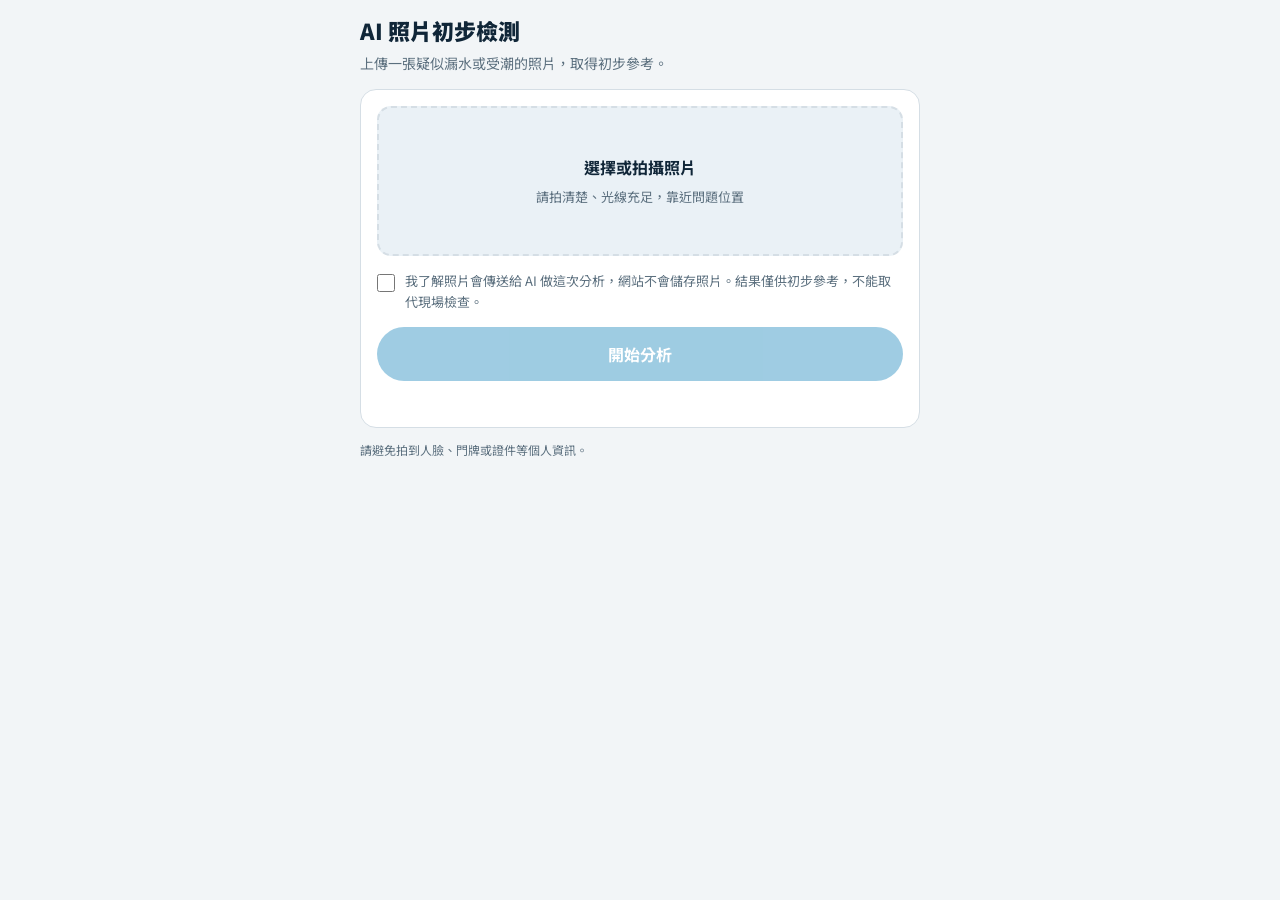
<file: ai-check.html>
<!DOCTYPE html>
<html lang="zh-Hant">
<head>
<meta charset="utf-8">
<meta name="viewport" content="width=device-width, initial-scale=1, viewport-fit=cover">
<title>AI 照片初步檢測｜Home Shield</title>
<link rel="stylesheet" href="https://fonts.googleapis.com/css2?family=Noto+Sans+TC:wght@400;700;900&display=swap">
<style>
:root{--bg:#f2f5f7;--card:#fff;--ink:#102638;--mute:#5b6f7e;--line:#d5dee5;--water:#2b8fc0;--amber:#c97a10;--ok:#1f9d6b;--chip:#eaf1f6;
box-sizing:border-box;padding-top:env(safe-area-inset-top,0px);padding-bottom:env(safe-area-inset-bottom,0px)}
@media (prefers-color-scheme:dark){:root:not([data-theme="light"]){--bg:#0c1822;--card:#142636;--ink:#e4eef4;--mute:#93a9b8;--line:#27425a;--chip:#1c3347;--water:#52b4e2;--amber:#f2a541}}
:root[data-theme="dark"]{--bg:#0c1822;--card:#142636;--ink:#e4eef4;--mute:#93a9b8;--line:#27425a;--chip:#1c3347;--water:#52b4e2;--amber:#f2a541}
*{box-sizing:border-box;margin:0}
body{background:var(--bg);color:var(--ink);font-family:"Noto Sans TC","PingFang TC","Microsoft JhengHei",sans-serif;line-height:1.65;padding:16px}
.wrap{max-width:560px;margin:0 auto}
h1{font-size:22px;font-weight:900;line-height:1.35}
.sub{color:var(--mute);font-size:14px;margin:6px 0 14px}
.card{background:var(--card);border:1px solid var(--line);border-radius:16px;padding:16px;margin-bottom:12px}
.drop{display:flex;flex-direction:column;align-items:center;justify-content:center;gap:6px;min-height:150px;border:2px dashed var(--line);border-radius:14px;background:var(--chip);cursor:pointer;text-align:center;padding:14px}
.drop:focus-within{outline:3px solid var(--water);outline-offset:2px}
.drop b{font-size:16px}.drop span{font-size:13px;color:var(--mute)}
.drop input{position:absolute;opacity:0;width:1px;height:1px}
#prev{display:none;width:100%;max-height:320px;object-fit:contain;border-radius:12px;margin-top:12px;background:var(--chip)}
.consent{display:flex;gap:10px;align-items:flex-start;font-size:13px;color:var(--mute);margin-top:14px}
.consent input{margin-top:4px;width:18px;height:18px;flex:none}
button,.btn{font:inherit;cursor:pointer}
.go{display:block;width:100%;margin-top:14px;padding:14px;border:0;border-radius:99px;background:var(--water);color:#fff;font-size:16px;font-weight:700}
.go:disabled{opacity:.45;cursor:not-allowed}
.go:focus-visible,a:focus-visible,button:focus-visible{outline:3px solid var(--water);outline-offset:3px}
.msg{font-size:14px;margin-top:10px;color:var(--mute);min-height:20px}
.msg.err{color:#d2453b}
.spin{display:inline-block;width:14px;height:14px;border:2px solid var(--line);border-top-color:var(--water);border-radius:50%;vertical-align:-2px;margin-right:8px;animation:s .8s linear infinite}
@keyframes s{to{transform:rotate(360deg)}}
#res{display:none}
.badge{display:inline-block;font-size:12px;font-weight:700;padding:3px 12px;border-radius:99px;color:#fff;margin-bottom:8px}
.lv-mid{background:var(--amber)}.lv-low{background:#c9a11e}.lv-ok{background:var(--ok)}.lv-unk{background:var(--mute)}
#res h2{font-size:19px;font-weight:900;margin-bottom:6px}
#res h3{font-size:13px;color:var(--mute);margin-top:12px}
#res p{font-size:15px}
.note{font-size:13px;color:var(--mute);margin-top:10px;padding:10px 12px;border-radius:10px;background:var(--chip)}
.acts{display:flex;flex-wrap:wrap;gap:10px;margin-top:16px}
.btn{border-radius:99px;padding:11px 20px;font-size:15px;font-weight:700;text-decoration:none;border:1px solid var(--water);text-align:center}
.pri{background:var(--water);color:#fff}.sec{color:var(--water)}
.fine{font-size:12px;color:var(--mute);margin-top:12px}
@media (prefers-reduced-motion:reduce){.spin{animation:none}}
</style>
</head>
<body>
<div class="wrap">
  <h1>AI 照片初步檢測</h1>
  <p class="sub">上傳一張疑似漏水或受潮的照片，取得初步參考。</p>

  <div class="card">
    <label class="drop" id="drop"><b>選擇或拍攝照片</b><span>請拍清楚、光線充足，靠近問題位置</span>
      <input id="file" type="file" accept="image/*">
    </label>
    <img id="prev" alt="已選擇的照片預覽">
    <label class="consent"><input id="ok" type="checkbox"><span>我了解照片會傳送給 AI 做這次分析，網站不會儲存照片。結果僅供初步參考，不能取代現場檢查。</span></label>
    <button class="go" id="go" type="button" disabled>開始分析</button>
    <div class="msg" id="msg" aria-live="polite"></div>
  </div>

  <div class="card" id="res" aria-live="polite"></div>
  <p class="fine">請避免拍到人臉、門牌或證件等個人資訊。</p>
</div>

<script>
(function(){
  var R={
    ceiling_stain:{t:'天花板疑似有水痕或黃斑',lv:'mid',c:'可能與上方樓層、屋頂或管線的滲水有關，需要確認水的來源。',a:'拍下範圍並標記日期，下雨後再觀察是否擴大。若持續出現，建議安排房屋健檢。'},
    wall_dampness:{t:'牆面疑似潮濕、壁癌或有白色結晶',lv:'mid',c:'常見於牆體反覆受潮，可能來自外牆滲水、管線或排水問題。',a:'記錄範圍與位置，同一面牆的室內外一起觀察。建議安排房屋健檢，找出水的來源。'},
    paint_bubbling:{t:'油漆疑似起泡或剝落',lv:'low',c:'通常與牆體內部潮濕有關。',a:'先拍照記錄，觀察是否擴大或反覆出現，再決定是否安排檢查。'},
    mold:{t:'疑似有發霉黑斑',lv:'mid',c:'表示該處可能長期潮濕或通風不良。',a:'保持通風並記錄範圍。若面積大或反覆出現，建議檢查潮濕的來源。'},
    crack:{t:'疑似有裂縫',lv:'mid',c:'裂縫的成因很多，是否與滲水有關，需要現場判斷。',a:'記錄裂縫的位置與寬度，之後比較是否變化。無法從照片判斷結構是否安全，建議現場評估。'},
    tile_leak:{t:'磁磚縫疑似發黑或滲水',lv:'mid',c:'可能與地面防水層或管線接頭的狀況有關。',a:'留意是否只在用水後出現。若樓下已受影響，建議盡快安排檢查。'},
    ponding:{t:'疑似有積水',lv:'mid',c:'可能是排水不順，或地面與交界處的防水老化。',a:'清理排水孔並觀察排水速度。反覆積水的話，建議評估處理方式。'},
    no_issue:{t:'照片中沒有看到明顯徵兆',lv:'ok',c:'',a:'單張照片可能看不出問題。如果仍然擔心，可以做完整的自我檢查，或預約房屋健檢。'},
    unclear:{t:'無法從這張照片判斷',lv:'unk',c:'',a:'請在光線充足的地方重新拍攝，靠近問題位置，並讓畫面保持清楚。'}
  };
  var LV={mid:'建議留意',low:'輕微，持續觀察',ok:'沒有明顯徵兆',unk:'無法判斷'};
  var $=function(i){return document.getElementById(i)},file=$('file'),prev=$('prev'),ok=$('ok'),go=$('go'),msg=$('msg'),res=$('res'),data=null;

  function sync(){go.disabled=!(data&&ok.checked)}
  function say(t,err){msg.className='msg'+(err?' err':'');msg.textContent=t||''}

  file.addEventListener('change',function(){
    data=null;res.style.display='none';prev.style.display='none';sync();say('');
    var f=file.files&&file.files[0];if(!f)return;
    if(!/^image\//.test(f.type)){say('請選擇圖片檔。',true);return}
    var url=URL.createObjectURL(f),im=new Image();
    im.onload=function(){
      var s=Math.min(1,1024/Math.max(im.width,im.height)),w=Math.round(im.width*s),h=Math.round(im.height*s);
      var c=document.createElement('canvas');c.width=w;c.height=h;c.getContext('2d').drawImage(im,0,0,w,h);
      data=c.toDataURL('image/jpeg',.82);URL.revokeObjectURL(url);
      prev.src=data;prev.style.display='block';sync();
    };
    im.onerror=function(){URL.revokeObjectURL(url);say('這張照片無法讀取，請換一張（建議 JPG 或 PNG）。',true)};
    im.src=url;
  });
  ok.addEventListener('change',sync);

  go.addEventListener('click',function(){
    if(go.disabled)return;
    go.disabled=true;res.style.display='none';
    msg.className='msg';msg.innerHTML='<span class="spin"></span>分析中，請稍候…';
    fetch('/api/analyze',{method:'POST',headers:{'Content-Type':'application/json'},body:JSON.stringify({image:data,debug:location.search.indexOf('debug')>-1})})
      .then(function(r){return r.json().then(function(j){return{s:r.status,j:j}})})
      .then(function(o){
        if(o.s===200&&o.j&&o.j.category){show(o.j);say(o.j.raw?'[除錯] AI 原始回應：'+o.j.raw:'');}
        else if(o.j&&o.j.error==='quota')say('今天的免費分析額度已用完，請明天再試，或直接用 LINE 傳照片給我們。',true);
        else if(o.j&&o.j.error==='rate')say('分析次數太頻繁，請稍後再試。',true);
        else say('目前無法分析，請稍後再試，或直接用 LINE 傳照片給我們。'+(o.j&&o.j.detail?' ['+o.j.detail+']':(location.search.indexOf('debug')>-1?' [HTTP '+o.s+']':'')),true);
      })
      .catch(function(){say('連線失敗，請檢查網路後再試。',true)})
      .then(function(){sync()});
  });

  function show(j){
    var d=R[j.category]||R.unclear,h='<span class="badge lv-'+d.lv+'">'+LV[d.lv]+'</span><h2></h2>';
    if(d.c)h+='<h3>可能原因</h3><p class="c"></p>';
    h+='<h3>建議做法</h3><p class="a"></p>';
    if(j.quality==='poor'||j.confidence==='low')h+='<div class="note">這張照片較難判斷，AI 的把握度偏低。建議重新拍攝，或直接聯絡我們。</div>';
    h+='<div class="acts"><a class="btn pri" href="/line.html" target="_top">用 LINE 傳給我們</a><a class="btn sec" href="/check.html" target="_top">做完整自我檢查</a><a class="btn sec" href="/contact.html" target="_top">預約房屋健檢</a></div>';
    h+='<p class="fine">AI 只能從照片做初步分類，無法確認原因，也無法判斷結構安全。實際狀況請以現場評估為準。</p>';
    res.innerHTML=h;
    res.querySelector('h2').textContent=d.t;
    var c=res.querySelector('.c');if(c)c.textContent=d.c;
    res.querySelector('.a').textContent=d.a;
    res.style.display='block';
    try{res.scrollIntoView({behavior:'smooth',block:'start'})}catch(e){}
  }
})();
</script>
</body>
</html>
</file>
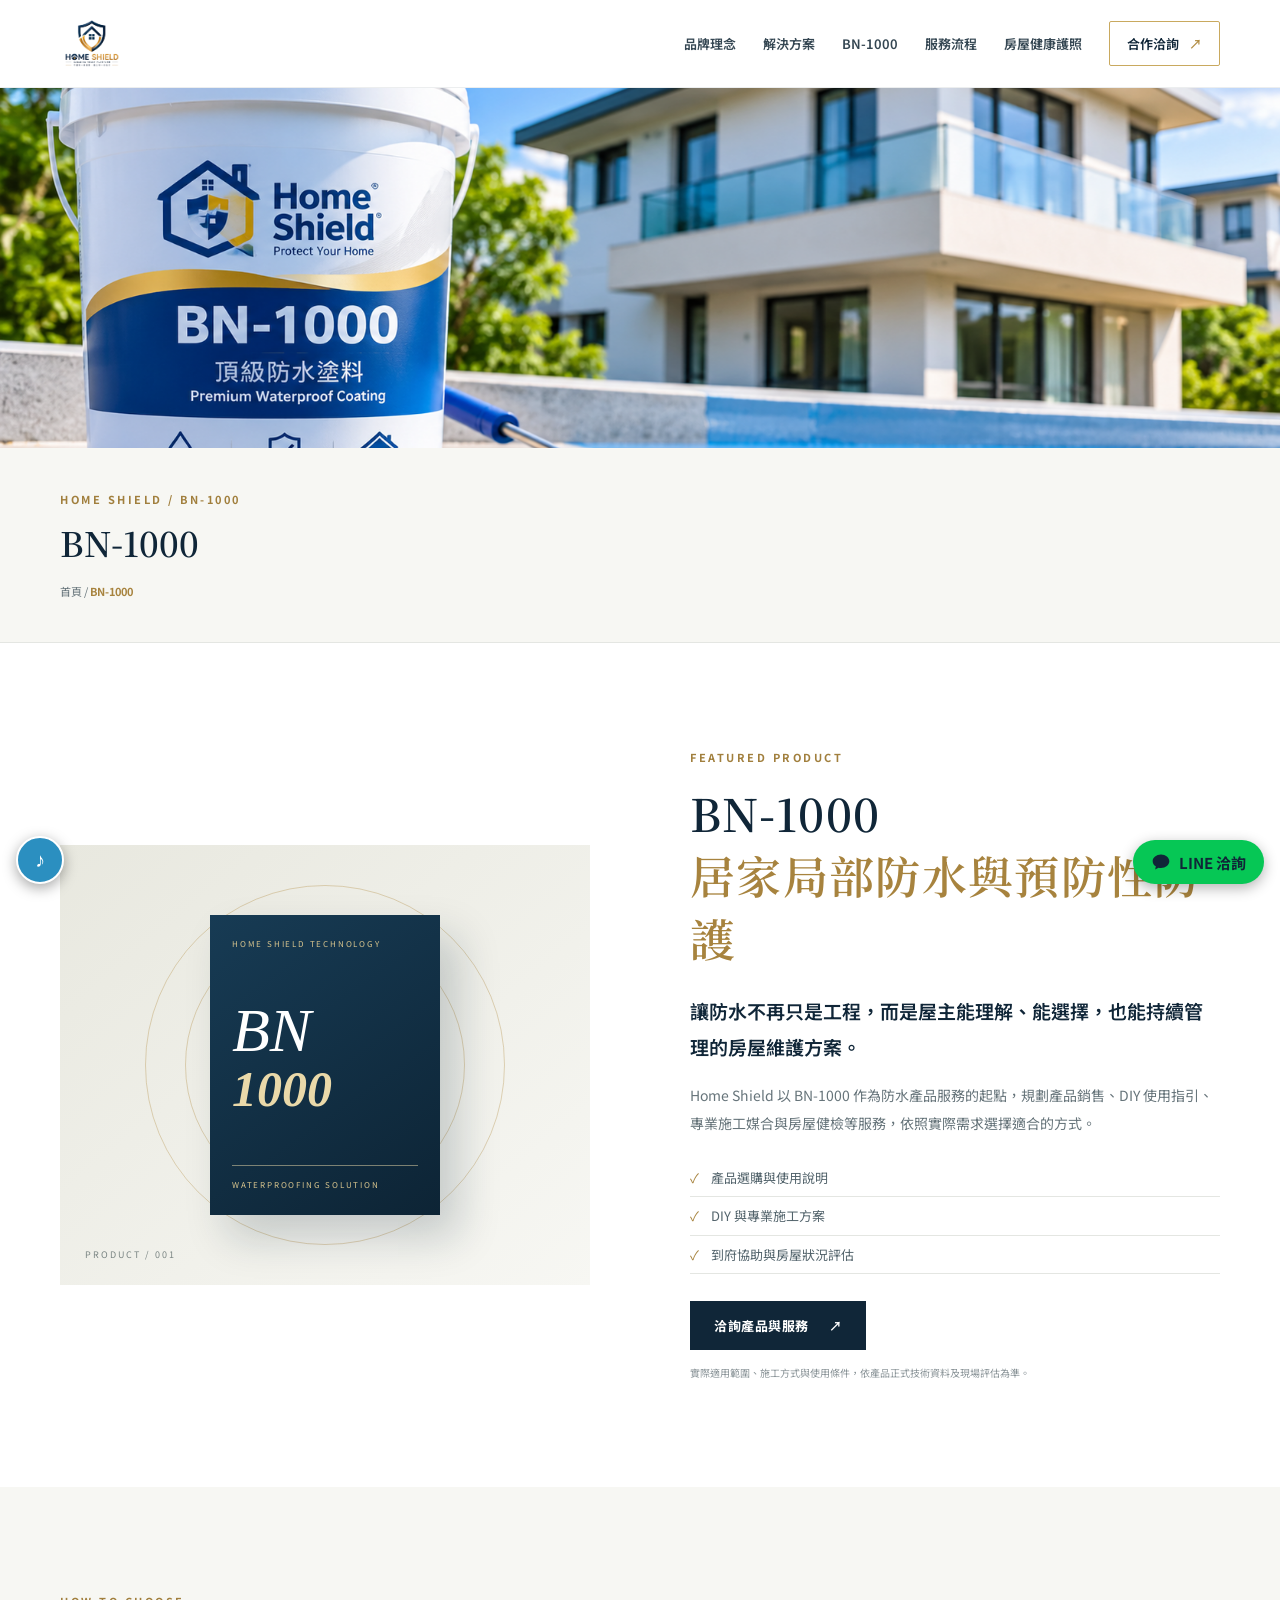
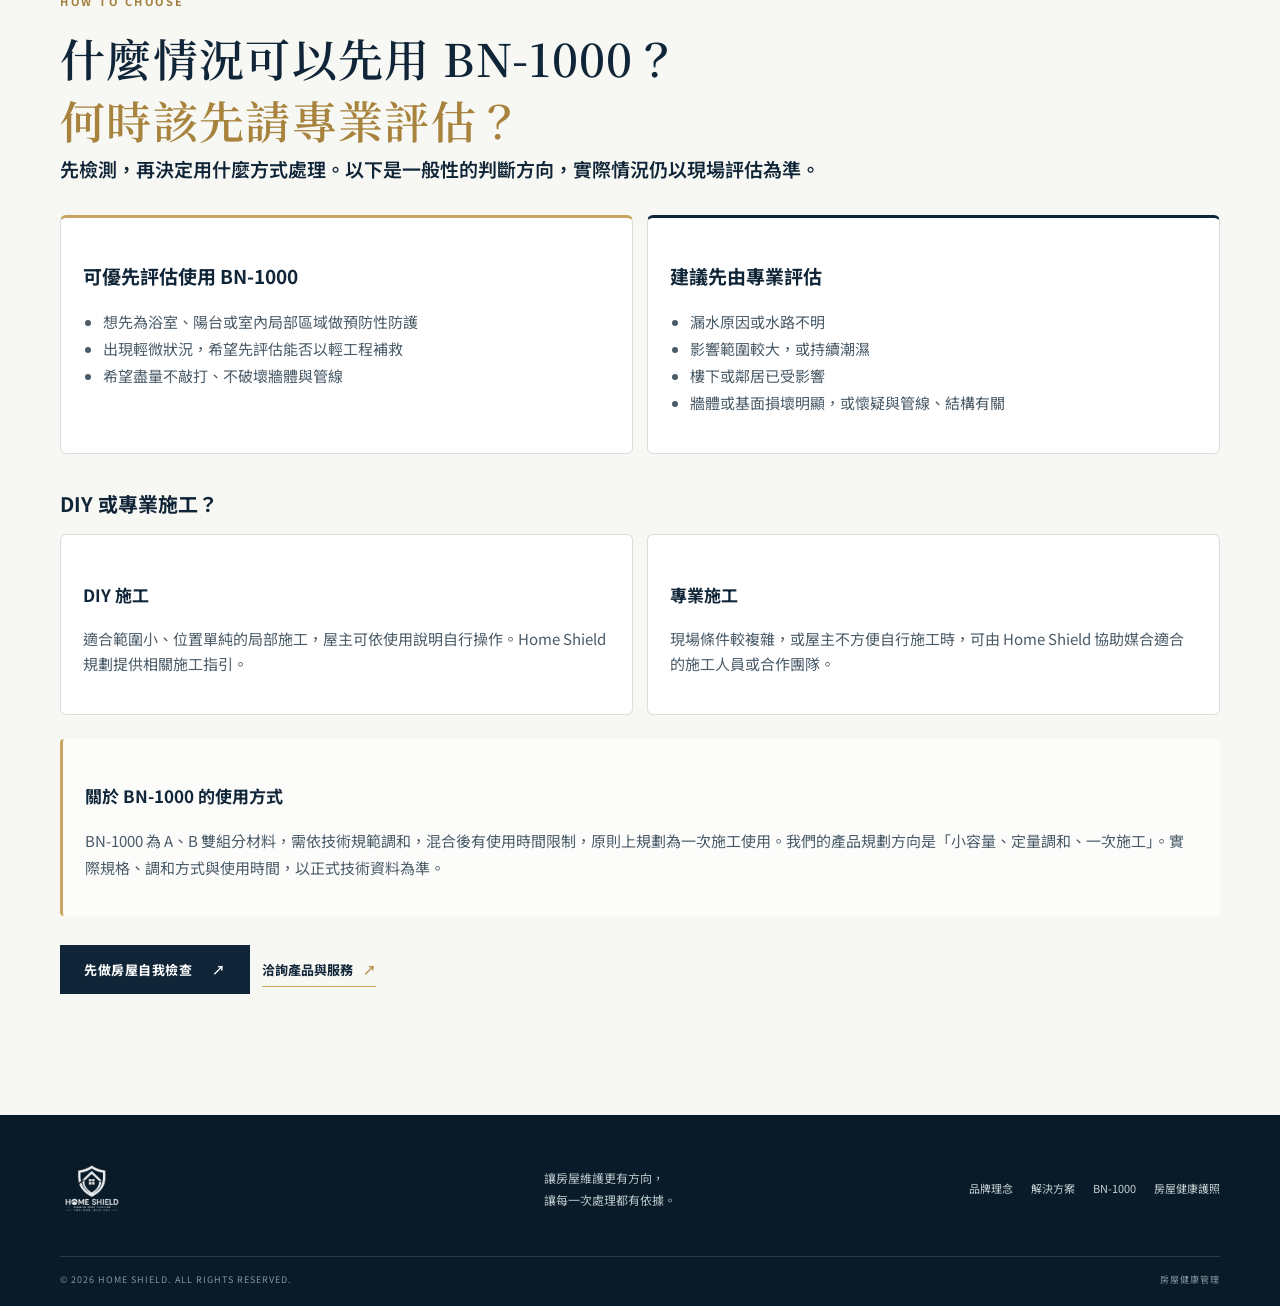
<file: bn1000.html>
<!doctype html>
<html lang="zh-Hant"><head>
<meta charset="utf-8"><meta name="viewport" content="width=device-width, initial-scale=1">
<meta name="theme-color" content="#102638">
<meta name="description" content="Home Shield 房屋健康管理，從房屋健檢、防水產品到施工服務。">
<title>BN-1000｜Home Shield 房屋健康管理</title>
<link rel="preconnect" href="https://fonts.googleapis.com"><link rel="preconnect" href="https://fonts.gstatic.com" crossorigin>
<link href="https://fonts.googleapis.com/css2?family=Noto+Sans+TC:wght@400;500;600;700;800&family=Noto+Serif+TC:wght@500;600;700&display=swap" rel="stylesheet">
<link rel="stylesheet" href="./styles.css?v=2"></head><body class="inner-page">
<header class="site-header" id="top">
  <div class="container nav-wrap">
    <a class="brand" href="./index.html" aria-label="Home Shield 首頁"><img src="./home-shield-logo.png" alt="HOME SHIELD 房屋健康管理" class="brand-logo"></a>
    <button class="menu-toggle" type="button" aria-label="開啟選單" aria-expanded="false"><span></span><span></span><span></span></button>
    <nav class="main-nav" aria-label="主要導覽">
      <a href="./about.html" data-anchor="about">品牌理念</a>
      <a href="./solutions.html" data-anchor="solutions">解決方案</a>
      <a href="./bn1000.html" data-anchor="bn1000">BN-1000</a>
      <a href="./process.html" data-anchor="process">服務流程</a>
      <a href="./passport.html" data-anchor="passport">房屋健康護照</a>
      <a class="nav-cta" href="./contact.html" data-anchor="contact">合作洽詢 <span>↗</span></a>
    </nav>
  </div>
</header><main><main>
<section class="bn1000-hero" aria-label="BN-1000產品背景"></section>
<section class="page-heading"><div class="container"><p class="section-kicker">HOME SHIELD / BN-1000</p><h1>BN-1000</h1><a href="./index.html">首頁</a><span> / </span><b>BN-1000</b></div></section><section class="product section" id="bn1000">
      <div class="container product-grid">
        <div class="product-visual">
          <div class="product-orbit orbit-one"></div><div class="product-orbit orbit-two"></div>
          <div class="product-panel"><span class="product-label">HOME SHIELD TECHNOLOGY</span><div class="product-mark">BN<br><b>1000</b></div><span class="product-foot">WATERPROOFING SOLUTION</span></div>
          <span class="product-caption">PRODUCT / 001</span>
        </div>
        <div class="product-copy">
          <p class="section-kicker">FEATURED PRODUCT</p>
          <h2>BN-1000<br><em>居家局部防水與預防性防護</em></h2>
          <p class="lead">讓防水不再只是工程，而是屋主能理解、能選擇，也能持續管理的房屋維護方案。</p>
          <p>Home Shield 以 BN-1000 作為防水產品服務的起點，規劃產品銷售、DIY 使用指引、專業施工媒合與房屋健檢等服務，依照實際需求選擇適合的方式。</p>
          <ul class="check-list"><li>產品選購與使用說明</li><li>DIY 與專業施工方案</li><li>到府協助與房屋狀況評估</li></ul>
          <a class="button button-dark" hhref="./contact.html">洽詢產品與服務 <span>↗</span></a>
          <small class="disclaimer">實際適用範圍、施工方式與使用條件，依產品正式技術資料及現場評估為準。</small>
        </div>
      </div>
    </section><section class="section section-soft" id="usage">
  <div class="container">
    <p class="section-kicker">HOW TO CHOOSE</p>
    <h2>什麼情況可以先用 BN-1000？<br><em>何時該先請專業評估？</em></h2>
    <p class="lead">先檢測，再決定用什麼方式處理。以下是一般性的判斷方向，實際情況仍以現場評估為準。</p>

    <div style="display:grid;gap:14px;margin-top:28px;grid-template-columns:repeat(auto-fit,minmax(260px,1fr))">
      <article style="background:#fff;border:1px solid rgba(16,38,56,.15);border-top:3px solid #c9a45c;border-radius:6px;padding:22px">
        <h3 style="font-size:19px;color:#102638;margin-bottom:10px">可優先評估使用 BN-1000</h3>
        <ul style="padding-left:20px;font-size:15px;line-height:1.8;color:#4a5b68">
          <li>想先為浴室、陽台或室內局部區域做預防性防護</li>
          <li>出現輕微狀況，希望先評估能否以輕工程補救</li>
          <li>希望盡量不敲打、不破壞牆體與管線</li>
        </ul>
      </article>
      <article style="background:#fff;border:1px solid rgba(16,38,56,.15);border-top:3px solid #102638;border-radius:6px;padding:22px">
        <h3 style="font-size:19px;color:#102638;margin-bottom:10px">建議先由專業評估</h3>
        <ul style="padding-left:20px;font-size:15px;line-height:1.8;color:#4a5b68">
          <li>漏水原因或水路不明</li>
          <li>影響範圍較大，或持續潮濕</li>
          <li>樓下或鄰居已受影響</li>
          <li>牆體或基面損壞明顯，或懷疑與管線、結構有關</li>
        </ul>
      </article>
    </div>

    <h3 style="margin:32px 0 12px;font-size:20px;color:#102638">DIY 或專業施工？</h3>
    <div style="display:grid;gap:14px;grid-template-columns:repeat(auto-fit,minmax(260px,1fr))">
      <article style="background:#fff;border:1px solid rgba(16,38,56,.15);border-radius:6px;padding:22px">
        <h4 style="font-size:17px;color:#102638;margin-bottom:6px">DIY 施工</h4>
        <p style="font-size:15px;line-height:1.7;color:#4a5b68">適合範圍小、位置單純的局部施工，屋主可依使用說明自行操作。Home Shield 規劃提供相關施工指引。</p>
      </article>
      <article style="background:#fff;border:1px solid rgba(16,38,56,.15);border-radius:6px;padding:22px">
        <h4 style="font-size:17px;color:#102638;margin-bottom:6px">專業施工</h4>
        <p style="font-size:15px;line-height:1.7;color:#4a5b68">現場條件較複雜，或屋主不方便自行施工時，可由 Home Shield 協助媒合適合的施工人員或合作團隊。</p>
      </article>
    </div>

    <div style="margin-top:24px;padding:20px 22px;border-left:3px solid #c9a45c;background:rgba(255,255,255,.7);border-radius:4px">
      <h4 style="font-size:17px;color:#102638;margin-bottom:6px">關於 BN-1000 的使用方式</h4>
      <p style="font-size:15px;line-height:1.8;color:#4a5b68">BN-1000 為 A、B 雙組分材料，需依技術規範調和，混合後有使用時間限制，原則上規劃為一次施工使用。我們的產品規劃方向是「小容量、定量調和、一次施工」。實際規格、調和方式與使用時間，以正式技術資料為準。</p>
    </div>

    <p style="margin-top:24px"><a class="button button-dark" href="/check.html">先做房屋自我檢查 <span>↗</span></a> &nbsp; <a class="text-link" href="./contact.html">洽詢產品與服務 <span>↗</span></a></p>
  </div>
</section></main><footer class="site-footer"><div class="container footer-main">
  <a class="brand footer-brand" href="./index.html"><img src="./home-shield-logo.png" alt="HOME SHIELD 房屋健康管理" class="brand-logo"></a>
  <p>讓房屋維護更有方向，<br>讓每一次處理都有依據。</p>
  <nav><a href="./about.html">品牌理念</a><a href="./solutions.html">解決方案</a><a href="./bn1000.html">BN-1000</a><a href="./passport.html">房屋健康護照</a></nav>
</div><div class="container footer-bottom"><span>© <span id="year"></span> HOME SHIELD. ALL RIGHTS RESERVED.</span><span>房屋健康管理</span></div></footer><script src="./app.js?v=3"></script>
</file>
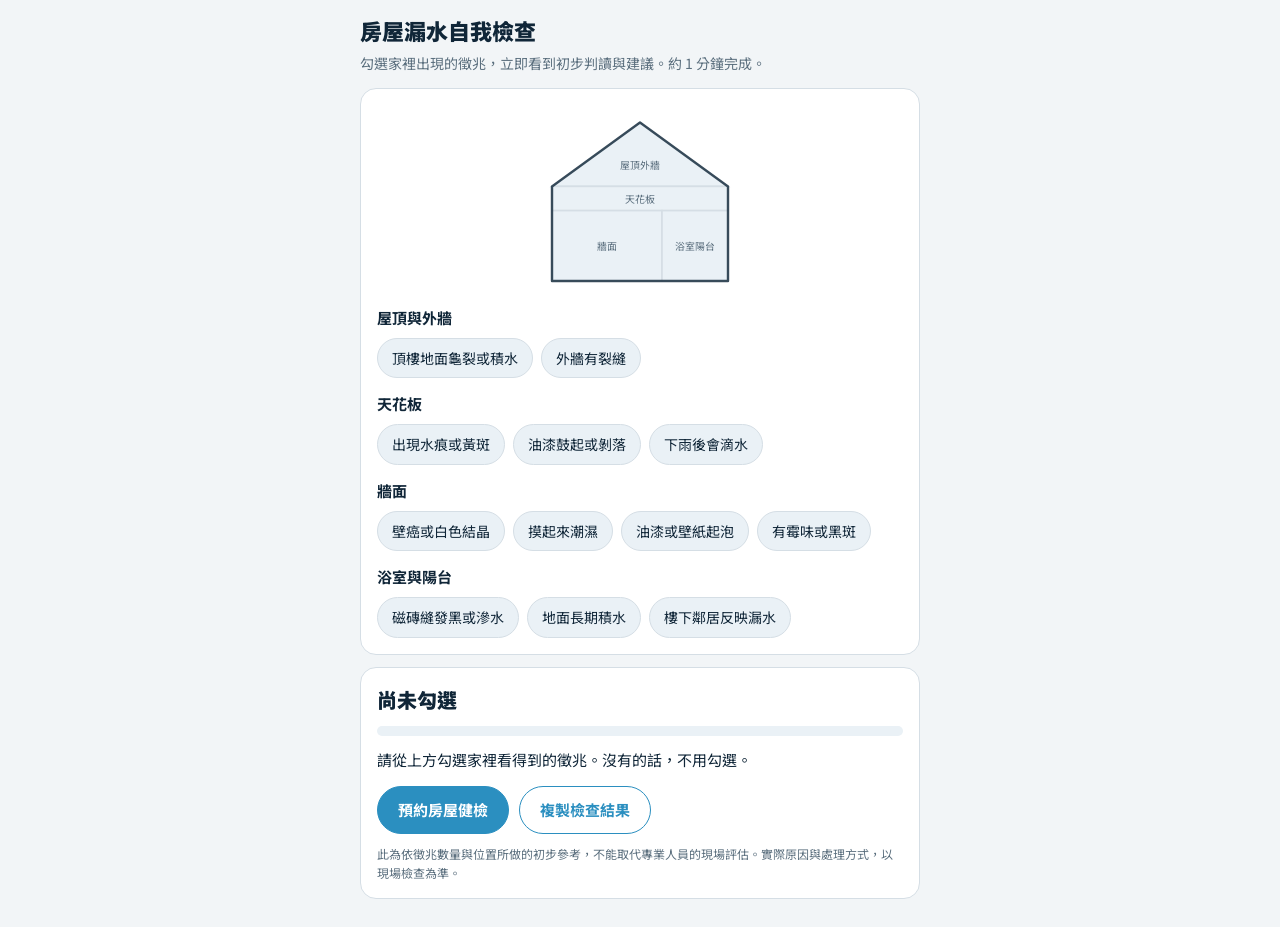
<file: check.html>
<!DOCTYPE html>
<html lang="zh-Hant">
<head>
<meta charset="utf-8">
<meta name="viewport" content="width=device-width, initial-scale=1, viewport-fit=cover">
<title>房屋漏水自我檢查｜Home Shield</title>
<link rel="stylesheet" href="https://fonts.googleapis.com/css2?family=Noto+Sans+TC:wght@400;700;900&display=swap">
<style>
:root{--bg:#f2f5f7;--card:#fff;--ink:#102638;--mute:#5b6f7e;--line:#d5dee5;--water:#2b8fc0;--amber:#e08a1e;--red:#d2453b;--ok:#1f9d6b;--chip:#eaf1f6;
box-sizing:border-box;padding-top:env(safe-area-inset-top,0px);padding-bottom:env(safe-area-inset-bottom,0px)}
@media (prefers-color-scheme:dark){:root:not([data-theme="light"]){--bg:#0c1822;--card:#142636;--ink:#e4eef4;--mute:#93a9b8;--line:#27425a;--chip:#1c3347;--water:#52b4e2}}
:root[data-theme="dark"]{--bg:#0c1822;--card:#142636;--ink:#e4eef4;--mute:#93a9b8;--line:#27425a;--chip:#1c3347;--water:#52b4e2}
*{box-sizing:border-box;margin:0}
body{background:var(--bg);color:var(--ink);font-family:"Noto Sans TC","PingFang TC","Microsoft JhengHei",sans-serif;line-height:1.6;padding:16px}
.wrap{max-width:560px;margin:0 auto}
h1{font-size:22px;font-weight:900;line-height:1.35}
.sub{color:var(--mute);font-size:14px;margin:6px 0 14px}
.card{background:var(--card);border:1px solid var(--line);border-radius:16px;padding:16px;margin-bottom:12px}
svg.h{display:block;width:min(220px,60%);margin:0 auto 4px;overflow:visible}
.z{fill:var(--chip);stroke:var(--line);stroke-width:1.5;transition:fill .3s,stroke .3s}
.z.hit{fill:rgba(224,138,30,.35);stroke:var(--amber)}
.outline{fill:none;stroke:var(--ink);stroke-width:2.2;stroke-linejoin:round;opacity:.8}
.zl{font-size:9px;fill:var(--mute);text-anchor:middle}
.grp{margin-top:14px}
.grp h2{font-size:15px;font-weight:700;margin-bottom:8px}
.chips{display:flex;flex-wrap:wrap;gap:8px}
button{font:inherit;cursor:pointer}
.chip{border:1px solid var(--line);background:var(--chip);color:var(--ink);border-radius:99px;padding:8px 14px;font-size:14px;transition:all .2s}
.chip[aria-pressed="true"]{background:var(--water);border-color:var(--water);color:#fff;font-weight:700}
button:focus-visible,a:focus-visible{outline:3px solid var(--water);outline-offset:2px}
.meter{height:10px;border-radius:9px;background:var(--chip);overflow:hidden;margin:10px 0 12px}
.meter b{display:block;height:100%;width:0;background:var(--ok);border-radius:9px;transition:width .5s,background .4s}
.lvl{font-size:20px;font-weight:900}
.msg{margin-top:6px;font-size:15px}
.sel{margin-top:10px;font-size:13px;color:var(--mute)}
.note{margin-top:10px;font-size:12px;color:var(--mute)}
.acts{display:flex;gap:10px;flex-wrap:wrap;margin-top:14px}
.btn{border-radius:99px;padding:11px 20px;font-size:15px;font-weight:700;text-decoration:none;border:1px solid var(--water);text-align:center}
.pri{background:var(--water);color:#fff}
.sec{background:transparent;color:var(--water)}
.reset{background:none;border:0;color:var(--mute);font-size:13px;text-decoration:underline;margin-top:10px}
@media (prefers-reduced-motion:reduce){*{transition:none!important}}
</style>
</head>
<body>
<div class="wrap">
  <h1>房屋漏水自我檢查</h1>
  <p class="sub">勾選家裡出現的徵兆，立即看到初步判讀與建議。約 1 分鐘完成。</p>

  <div class="card">
    <svg class="h" viewBox="0 0 200 170" aria-hidden="true">
      <path class="z" id="z-roof" d="M20 74 100 16 180 74Z"/>
      <rect class="z" id="z-ceil" x="20" y="74" width="160" height="22"/>
      <rect class="z" id="z-wall" x="20" y="96" width="100" height="64"/>
      <rect class="z" id="z-bath" x="120" y="96" width="60" height="64"/>
      <path class="outline" d="M20 74 100 16 180 74V160H20Z"/>
      <text class="zl" x="100" y="58">屋頂外牆</text><text class="zl" x="100" y="89">天花板</text>
      <text class="zl" x="70" y="132">牆面</text><text class="zl" x="150" y="132">浴室陽台</text>
    </svg>
    <div id="groups"></div>
  </div>

  <div class="card" aria-live="polite">
    <div class="lvl" id="lvl">尚未勾選</div>
    <div class="meter"><b id="bar"></b></div>
    <div class="msg" id="msg">請從上方勾選家裡看得到的徵兆。沒有的話，不用勾選。</div>
    <div class="sel" id="sel"></div>
    <div class="acts" id="acts" hidden>
      <a class="btn pri" id="go" href="/contact.html" target="_top">預約房屋健檢</a>
      <button class="btn sec" id="copy" type="button">複製檢查結果</button>
    </div>
    <button class="reset" id="reset" type="button" hidden>重新檢查</button>
    <p class="note">此為依徵兆數量與位置所做的初步參考，不能取代專業人員的現場評估。實際原因與處理方式，以現場檢查為準。</p>
  </div>
</div>

<script>
(function(){
  var G=[
    {k:'roof',t:'屋頂與外牆',i:[['頂樓地面龜裂或積水',3],['外牆有裂縫',3]]},
    {k:'ceil',t:'天花板',i:[['出現水痕或黃斑',3],['油漆鼓起或剝落',2],['下雨後會滴水',4]]},
    {k:'wall',t:'牆面',i:[['壁癌或白色結晶',3],['摸起來潮濕',2],['油漆或壁紙起泡',2],['有霉味或黑斑',2]]},
    {k:'bath',t:'浴室與陽台',i:[['磁磚縫發黑或滲水',2],['地面長期積水',2],['樓下鄰居反映漏水',4]]}
  ];
  var L=[
    {min:0,n:'目前沒有明顯徵兆',c:'#1f9d6b',m:'建議每年檢查一次，尤其在雨季前後。並拍照留存現況，之後比較變化才有依據。'},
    {min:1,n:'輕微徵兆',c:'#e0a21e',m:'建議先拍照記錄位置與範圍，下雨後再觀察是否擴大。若持續出現，再安排檢查。'},
    {min:5,n:'中等風險',c:'#e08a1e',m:'建議安排房屋健檢，先找出水的來源，再決定處理方式，避免只處理表面。'},
    {min:10,n:'較高風險',c:'#d2453b',m:'徵兆較多或已影響他人，可能不只是單一位置的問題。建議盡快預約房屋健檢。'}
  ];
  var box=document.getElementById('groups'),on={};
  G.forEach(function(g){
    var d=document.createElement('div');d.className='grp';
    d.innerHTML='<h2>'+g.t+'</h2><div class="chips"></div>';
    g.i.forEach(function(it){
      var b=document.createElement('button');b.type='button';b.className='chip';b.textContent=it[0];b.setAttribute('aria-pressed','false');
      b.onclick=function(){var id=g.k+'|'+it[0];if(on[id]){delete on[id];b.setAttribute('aria-pressed','false')}else{on[id]={g:g.k,w:it[1],t:it[0],gt:g.t};b.setAttribute('aria-pressed','true')}update()};
      d.lastChild.appendChild(b);
    });
    box.appendChild(d);
  });
  function level(s){var r=L[0];L.forEach(function(l){if(s>=l.min&&(s>0||l.min===0))r=l});return s===0?L[0]:r}
  function summary(){
    var ids=Object.keys(on),s=0,t=[];ids.forEach(function(k){s+=on[k].w;t.push(on[k].gt+'：'+on[k].t)});
    return {s:s,n:ids.length,t:t};
  }
  function update(){
    var r=summary(),l=level(r.s),n=r.n;
    G.forEach(function(g){var hit=Object.keys(on).some(function(k){return on[k].g===g.k});document.getElementById('z-'+g.k).classList.toggle('hit',hit)});
    document.getElementById('lvl').textContent=n?l.n:'尚未勾選';
    document.getElementById('lvl').style.color=n?l.c:'';
    var bar=document.getElementById('bar');bar.style.width=Math.min(100,r.s/12*100)+'%';bar.style.background=l.c;
    document.getElementById('msg').textContent=n?l.m:'請從上方勾選家裡看得到的徵兆。沒有的話，不用勾選。';
    document.getElementById('sel').textContent=n?'已勾選 '+n+' 項：'+r.t.join('、'):'';
    document.getElementById('acts').hidden=!n;
    document.getElementById('reset').hidden=!n;
  }
  document.getElementById('reset').onclick=function(){on={};[].forEach.call(document.querySelectorAll('.chip'),function(b){b.setAttribute('aria-pressed','false')});update()};
  document.getElementById('copy').onclick=function(){
    var r=summary(),l=level(r.s);
    var txt='【Home Shield 房屋自我檢查】\n初步判讀：'+l.n+'\n勾選徵兆：\n'+r.t.join('\n');
    var btn=this;
    function done(ok){btn.textContent=ok?'已複製':'請手動複製上方內容';setTimeout(function(){btn.textContent='複製檢查結果'},2000)}
    try{navigator.clipboard.writeText(txt).then(function(){done(true)},function(){done(false)})}catch(e){done(false)}
  };
  update();
})();
</script>
</body>
</html>
</file>
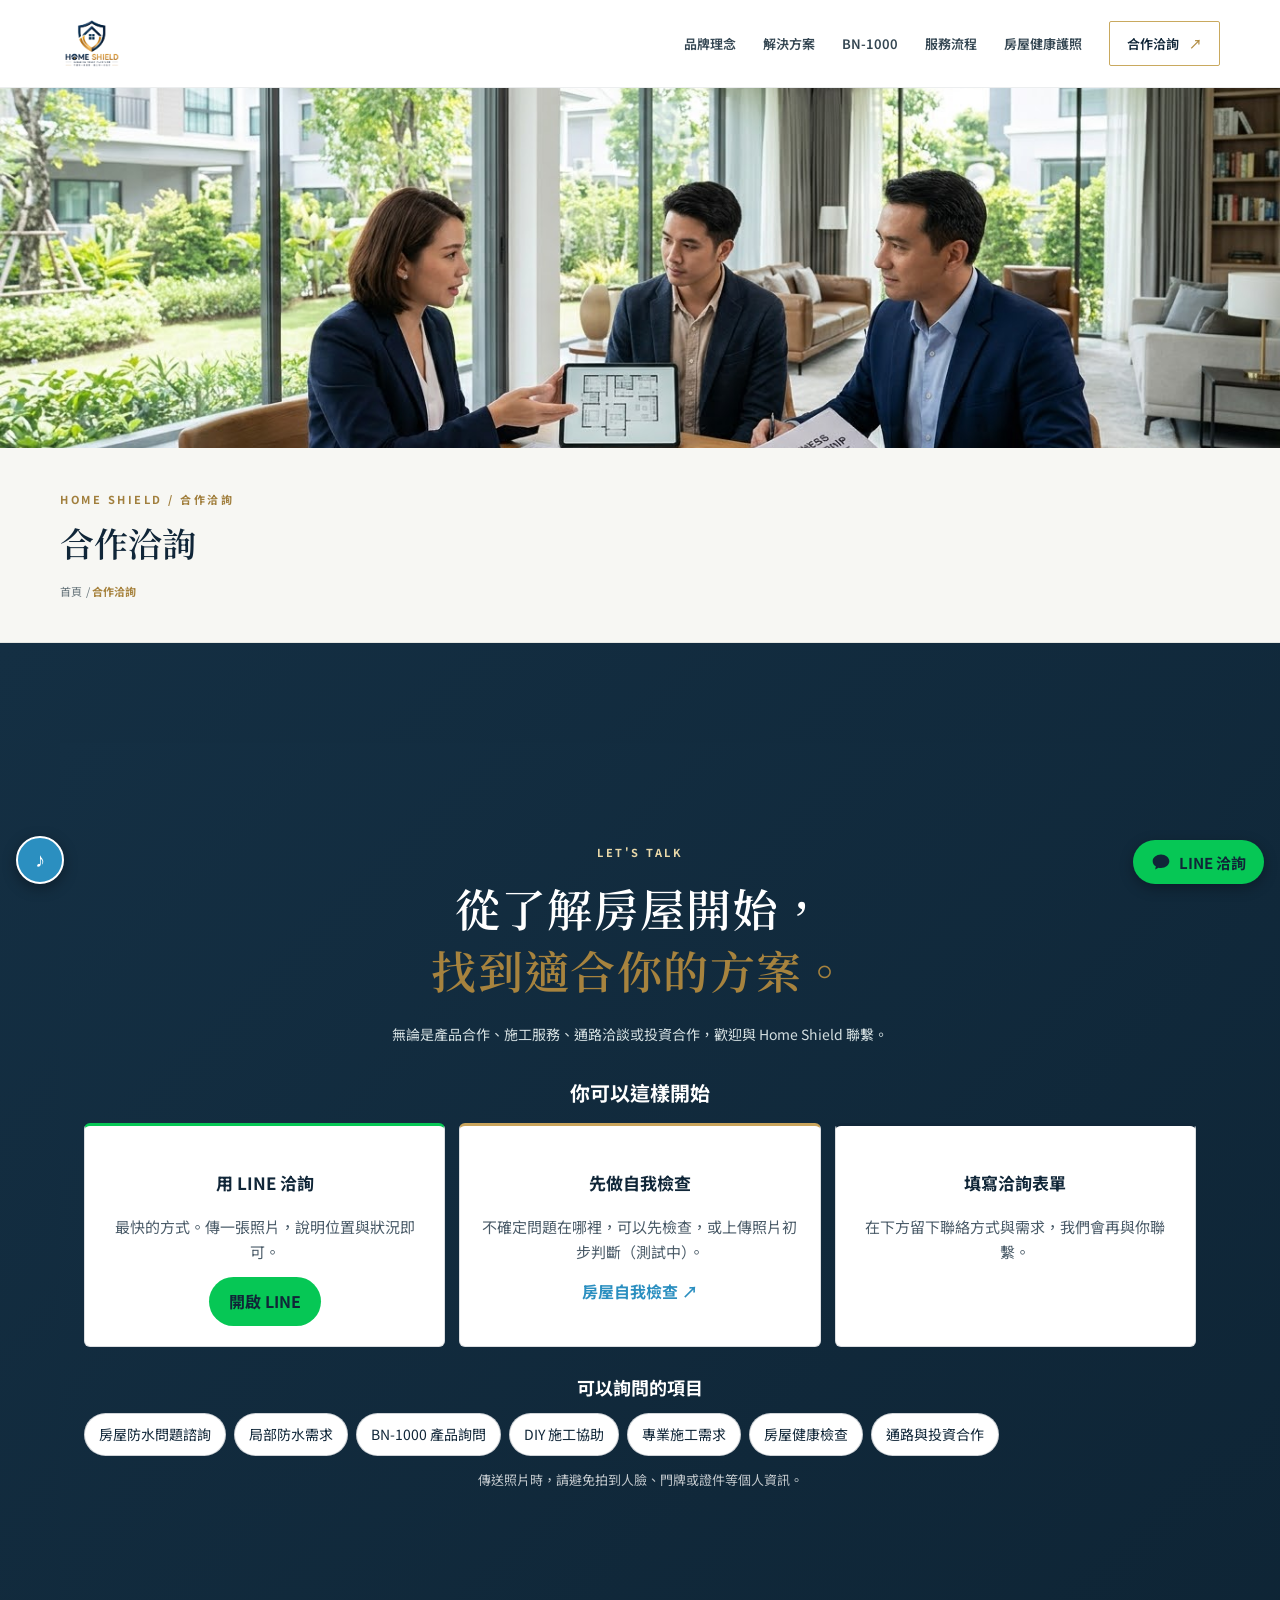
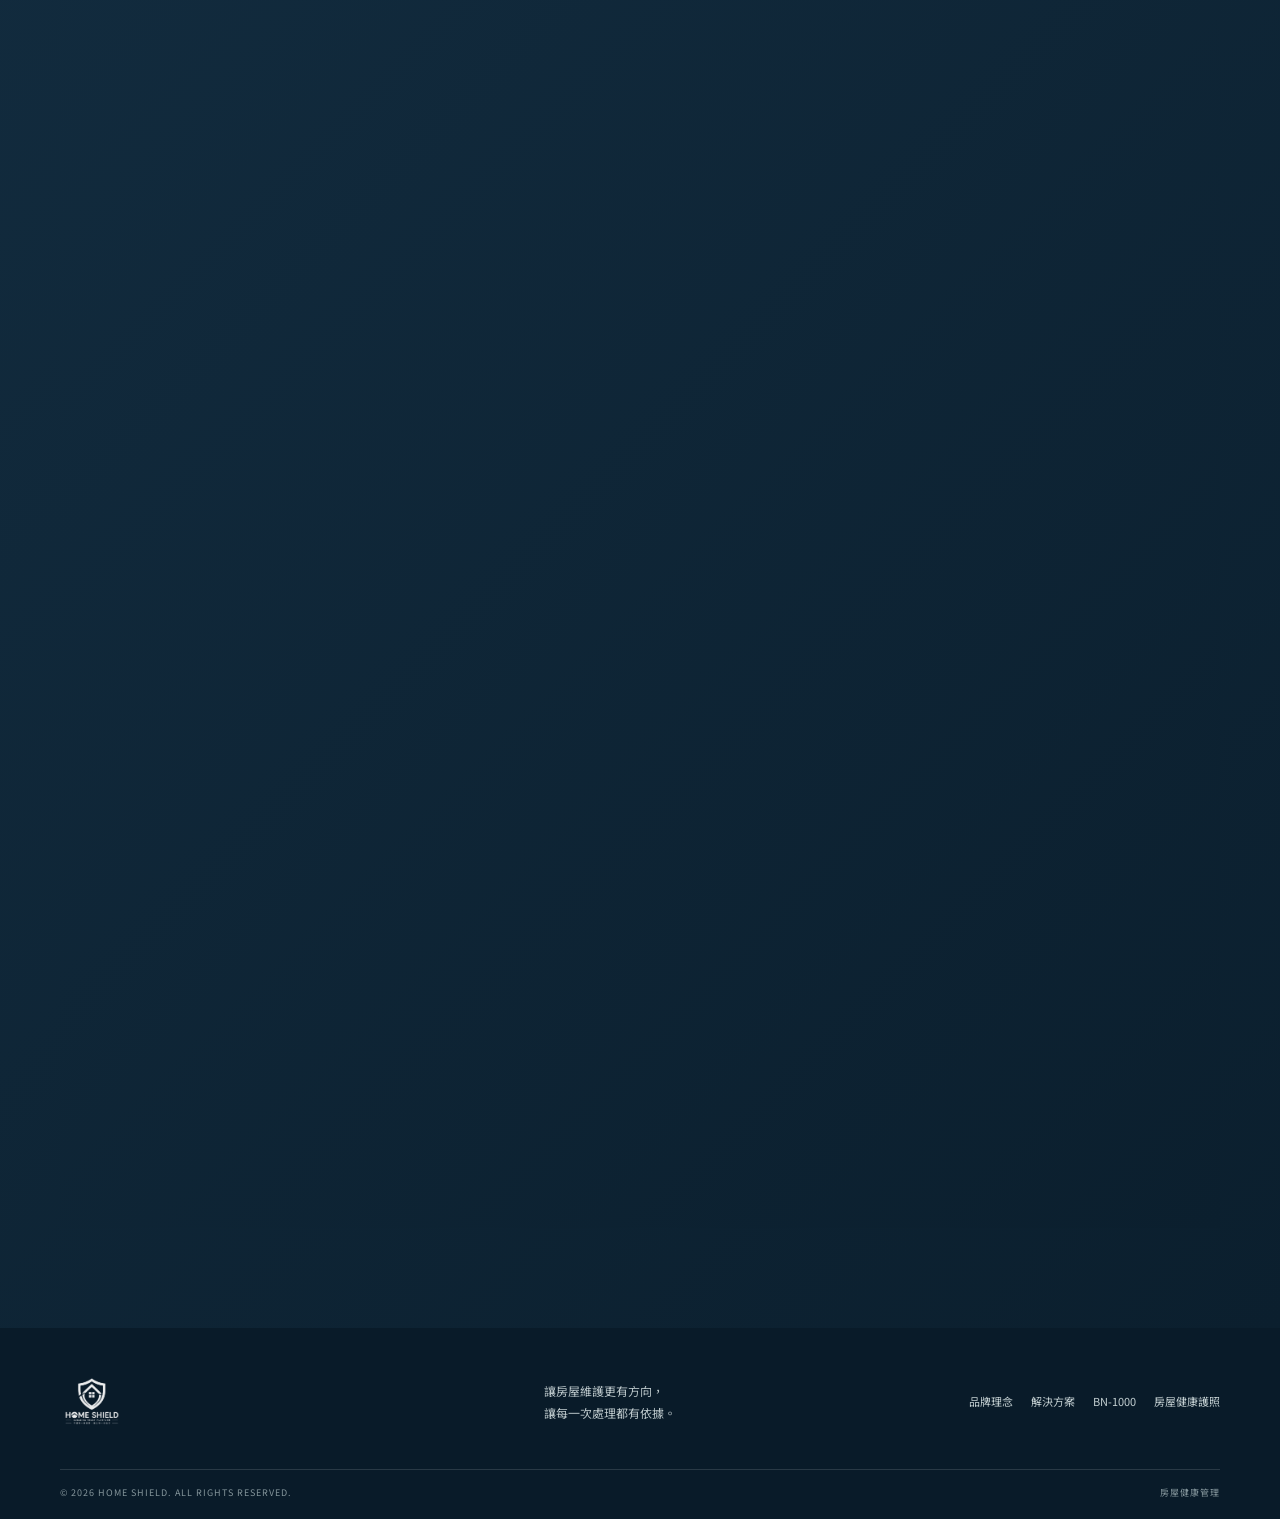
<file: contact.html>
<!doctype html>
<html lang="zh-Hant"><head>
<meta charset="utf-8"><meta name="viewport" content="width=device-width, initial-scale=1">
<meta name="theme-color" content="#102638">
<meta name="description" content="Home Shield 房屋健康管理，從房屋健檢、防水產品到施工服務。">
<title>合作洽詢｜Home Shield 房屋健康管理</title>
<link rel="preconnect" href="https://fonts.googleapis.com"><link rel="preconnect" href="https://fonts.gstatic.com" crossorigin>
<link href="https://fonts.googleapis.com/css2?family=Noto+Sans+TC:wght@400;500;600;700;800&family=Noto+Serif+TC:wght@500;600;700&display=swap" rel="stylesheet">
<link rel="stylesheet" href="./styles.css?v=2"></head><body class="inner-page">
<header class="site-header" id="top">
  <div class="container nav-wrap">
    <a class="brand" href="./index.html" aria-label="Home Shield 首頁"><img src="./home-shield-logo.png" alt="HOME SHIELD 房屋健康管理" class="brand-logo"></a>
    <button class="menu-toggle" type="button" aria-label="開啟選單" aria-expanded="false"><span></span><span></span><span></span></button>
    <nav class="main-nav" aria-label="主要導覽">
      <a href="./about.html" data-anchor="about">品牌理念</a>
      <a href="./solutions.html" data-anchor="solutions">解決方案</a>
      <a href="./bn1000.html" data-anchor="bn1000">BN-1000</a>
      <a href="./process.html" data-anchor="process">服務流程</a>
      <a href="./passport.html" data-anchor="passport">房屋健康護照</a>
      <a class="nav-cta" href="./contact.html" data-anchor="contact">合作洽詢 <span>↗</span></a>
    </nav>
  </div>
</header><main>
</header>
<main>
<section class="contact-hero" aria-label="合作洽詢背景"></section>
<section class="page-heading">
<div class="container">
<p class="section-kicker">HOME SHIELD / 合作洽詢</p>
<h1>合作洽詢</h1>
<a href="./index.html">首頁</a>
<span> / </span>
<b>合作洽詢</b>
</div>
</section>
<section class="contact section" id="contact">
<div class="container"><section class="contact section" id="contact">
      <div class="container contact-inner">
        <p class="section-kicker">LET'S TALK</p>
        <h2>從了解房屋開始，<br><em>找到適合你的方案。</em></h2>
        <p>無論是產品合作、施工服務、通路洽談或投資合作，歡迎與 Home Shield 聯繫。</p>
        <style>
#start-here h3{color:#fff!important}
#start-here span{color:#102638!important}
#start-here>p{color:rgba(255,255,255,.75)!important}
</style>
<div id="start-here" style="margin:28px 0">
  <h3 style="font-size:20px;color:#102638;margin-bottom:12px">你可以這樣開始</h3>
  <div style="display:grid;gap:14px;grid-template-columns:repeat(auto-fit,minmax(230px,1fr))">
    <article style="background:#fff;border:1px solid rgba(16,38,56,.15);border-top:3px solid #06c755;border-radius:6px;padding:20px">
      <h4 style="font-size:17px;color:#102638;margin-bottom:6px">用 LINE 洽詢</h4>
      <p style="font-size:15px;line-height:1.7;color:#4a5b68;margin-bottom:12px">最快的方式。傳一張照片，說明位置與狀況即可。</p>
      <a href="/line.html" target="_blank" rel="noopener" style="display:inline-block;padding:10px 20px;border-radius:99px;background:#06c755;color:#102638;font-weight:700;text-decoration:none">開啟 LINE</a>
    </article>
    <article style="background:#fff;border:1px solid rgba(16,38,56,.15);border-top:3px solid #c9a45c;border-radius:6px;padding:20px">
      <h4 style="font-size:17px;color:#102638;margin-bottom:6px">先做自我檢查</h4>
      <p style="font-size:15px;line-height:1.7;color:#4a5b68;margin-bottom:12px">不確定問題在哪裡，可以先檢查，或上傳照片初步判斷（測試中）。</p>
      <a href="/check.html" style="color:#2b8fc0;font-weight:700;text-decoration:none">房屋自我檢查 ↗</a>
    </article>
    <article style="background:#fff;border:1px solid rgba(16,38,56,.15);border-top:3px solid #102638;border-radius:6px;padding:20px">
      <h4 style="font-size:17px;color:#102638;margin-bottom:6px">填寫洽詢表單</h4>
      <p style="font-size:15px;line-height:1.7;color:#4a5b68">在下方留下聯絡方式與需求，我們會再與你聯繫。</p>
    </article>
  </div>

  <h3 style="font-size:18px;color:#102638;margin:24px 0 10px">可以詢問的項目</h3>
  <div style="display:flex;flex-wrap:wrap;gap:8px">
    <span style="padding:8px 14px;border:1px solid rgba(16,38,56,.2);border-radius:99px;background:#fff;font-size:14px">房屋防水問題諮詢</span>
    <span style="padding:8px 14px;border:1px solid rgba(16,38,56,.2);border-radius:99px;background:#fff;font-size:14px">局部防水需求</span>
    <span style="padding:8px 14px;border:1px solid rgba(16,38,56,.2);border-radius:99px;background:#fff;font-size:14px">BN-1000 產品詢問</span>
    <span style="padding:8px 14px;border:1px solid rgba(16,38,56,.2);border-radius:99px;background:#fff;font-size:14px">DIY 施工協助</span>
    <span style="padding:8px 14px;border:1px solid rgba(16,38,56,.2);border-radius:99px;background:#fff;font-size:14px">專業施工需求</span>
    <span style="padding:8px 14px;border:1px solid rgba(16,38,56,.2);border-radius:99px;background:#fff;font-size:14px">房屋健康檢查</span>
    <span style="padding:8px 14px;border:1px solid rgba(16,38,56,.2);border-radius:99px;background:#fff;font-size:14px">通路與投資合作</span>
  </div>
  <p style="margin-top:12px;font-size:13px;color:#6b7b88">傳送照片時，請避免拍到人臉、門牌或證件等個人資訊。</p>
</div><div class="contact-form">
  <iframe
    src="https://docs.google.com/forms/d/e/1FAIpQLSf4yM-gM9up7JD_39Vv7x4vH04Mow9mh5cq2dHjYAJmmGq4wA/viewform?embedded=true"
    width="100%"
    height="1200"
    frameborder="0"
    title="Home Shield 客戶洽詢表">
    載入中…
  </iframe>
</div>
      </div>
    </section></main><footer class="site-footer"><div class="container footer-main">
  <a class="brand footer-brand" href="./index.html"><img src="./home-shield-logo.png" alt="HOME SHIELD 房屋健康管理" class="brand-logo"></a>
  <p>讓房屋維護更有方向，<br>讓每一次處理都有依據。</p>
  <nav><a href="./about.html">品牌理念</a><a href="./solutions.html">解決方案</a><a href="./bn1000.html">BN-1000</a><a href="./passport.html">房屋健康護照</a></nav>
</div><div class="container footer-bottom"><span>© <span id="year"></span> HOME SHIELD. ALL RIGHTS RESERVED.</span><span>房屋健康管理</span></div></footer><script src="./app.js?v=3"></script>
</file>
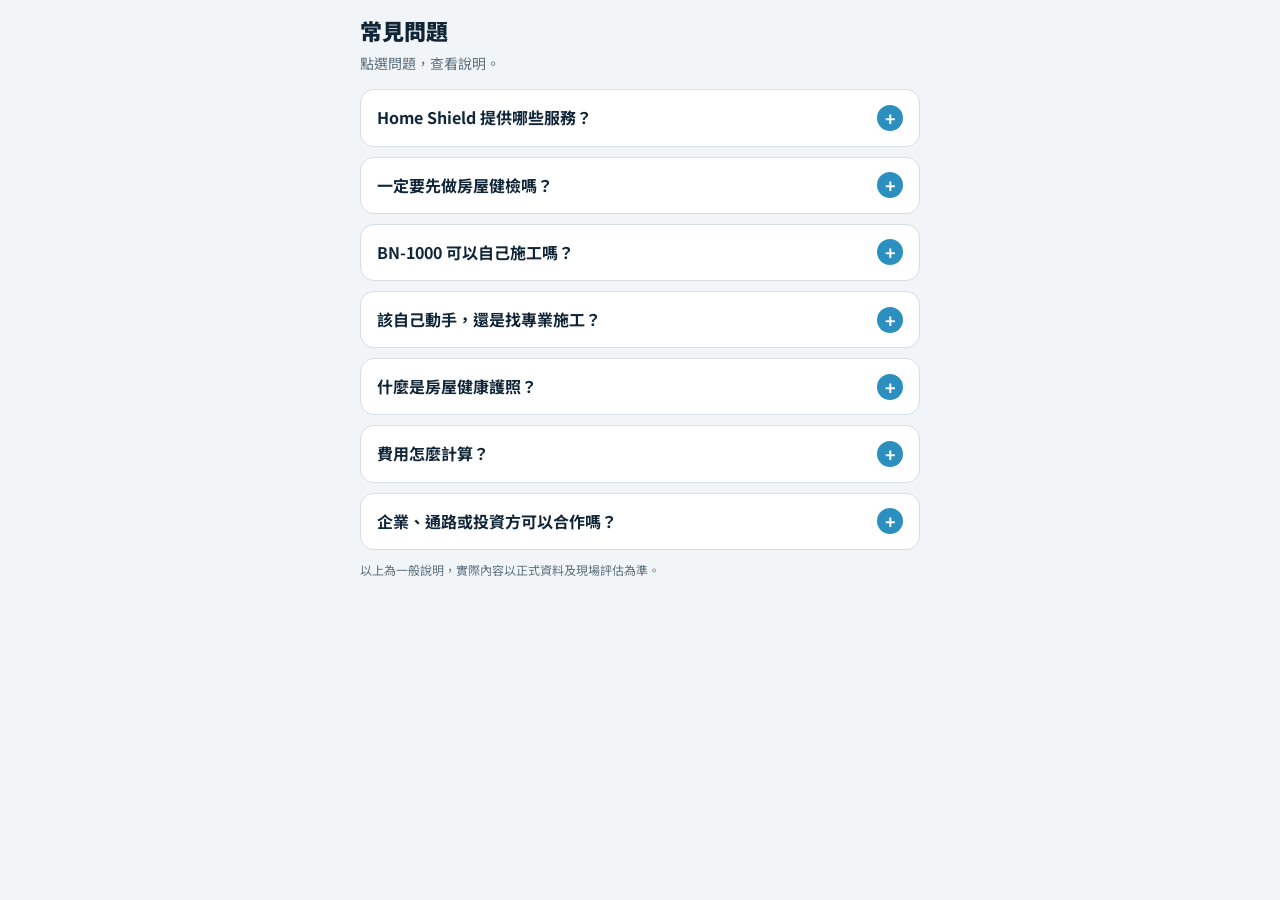
<file: faq.html>
<!DOCTYPE html>
<html lang="zh-Hant">
<head>
<meta charset="utf-8">
<meta name="viewport" content="width=device-width, initial-scale=1, viewport-fit=cover">
<title>常見問題｜Home Shield</title>
<link rel="stylesheet" href="https://fonts.googleapis.com/css2?family=Noto+Sans+TC:wght@400;700;900&display=swap">
<style>
:root{--bg:#f2f5f7;--card:#fff;--ink:#102638;--mute:#5b6f7e;--line:#d5dee5;--water:#2b8fc0;
box-sizing:border-box;padding-top:env(safe-area-inset-top,0px);padding-bottom:env(safe-area-inset-bottom,0px)}
@media (prefers-color-scheme:dark){:root:not([data-theme="light"]){--bg:#0c1822;--card:#142636;--ink:#e4eef4;--mute:#93a9b8;--line:#27425a;--water:#52b4e2}}
:root[data-theme="dark"]{--bg:#0c1822;--card:#142636;--ink:#e4eef4;--mute:#93a9b8;--line:#27425a;--water:#52b4e2}
*{box-sizing:border-box;margin:0}
body{background:var(--bg);color:var(--ink);font-family:"Noto Sans TC","PingFang TC","Microsoft JhengHei",sans-serif;line-height:1.7;padding:16px}
.wrap{max-width:560px;margin:0 auto}
h1{font-size:22px;font-weight:900;line-height:1.35}
.sub{color:var(--mute);font-size:14px;margin:6px 0 14px}
details{background:var(--card);border:1px solid var(--line);border-radius:14px;margin-bottom:10px;overflow:hidden}
details[open]{border-color:var(--water)}
summary{list-style:none;cursor:pointer;padding:14px 16px;font-weight:700;font-size:16px;display:flex;justify-content:space-between;align-items:center;gap:12px}
summary::-webkit-details-marker{display:none}
summary::after{content:"+";flex:none;width:26px;height:26px;border-radius:50%;background:var(--water);color:#fff;display:grid;place-items:center;font-size:18px;line-height:1;transition:transform .25s}
details[open] summary::after{transform:rotate(45deg)}
summary:focus-visible,a:focus-visible{outline:3px solid var(--water);outline-offset:-3px}
.a{padding:0 16px 16px;font-size:15px;color:var(--ink)}
.a p+p{margin-top:8px}
.a a{color:var(--water);font-weight:700}
.note{font-size:12px;color:var(--mute);margin-top:6px}
@media (prefers-reduced-motion:reduce){summary::after{transition:none}}
</style>
</head>
<body>
<div class="wrap" id="w">
  <h1>常見問題</h1>
  <p class="sub">點選問題，查看說明。</p>

  <details><summary>Home Shield 提供哪些服務？</summary><div class="a"><p>包含三個方向：房屋健檢與評估、防水產品與施工方案，以及維護紀錄與管理。可以依需求選擇，不必一次完成所有項目。</p></div></details>

  <details><summary>一定要先做房屋健檢嗎？</summary><div class="a"><p>不一定。可以從最需要的地方開始。如果還不確定問題在哪裡，建議先從<a href="/check.html" target="_top">自我檢查</a>了解大概狀況，再決定是否安排健檢。</p></div></details>

  <details><summary>BN-1000 可以自己施工嗎？</summary><div class="a"><p>Home Shield 規劃了 DIY 使用指引與專業施工協助兩種方向。實際適用範圍、施工方式與使用條件，以產品正式技術資料及現場評估為準。</p></div></details>

  <details><summary>該自己動手，還是找專業施工？</summary><div class="a"><p>要依現場條件與問題範圍而定。建議先了解房屋狀況，再和我們討論適合產品、DIY 或專業施工的哪一種方向。</p></div></details>

  <details><summary>什麼是房屋健康護照？</summary><div class="a"><p>這是 Home Shield 長期規劃的房屋維護紀錄概念，把房屋檢查、產品使用、施工改善與後續維護資訊逐步整理，讓屋主更容易掌握房屋的歷程。</p></div></details>

  <details><summary>費用怎麼計算？</summary><div class="a"><p>費用會依房屋狀況、處理範圍與選擇的方案而不同。歡迎透過<a href="/contact.html" target="_top">合作洽詢</a>告訴我們你的狀況，我們再協助說明。</p></div></details>

  <details><summary>企業、通路或投資方可以合作嗎？</summary><div class="a"><p>可以。無論是產品合作、施工服務、通路洽談或投資合作，都歡迎與 Home Shield 聯繫。</p></div></details>

  <p class="note">以上為一般說明，實際內容以正式資料及現場評估為準。</p>
</div>
<script>
(function(){
  function send(){
    var h=document.documentElement.scrollHeight;
    try{parent.postMessage({hsHeight:h},'*')}catch(e){}
  }
  try{new ResizeObserver(send).observe(document.body)}catch(e){}
  window.addEventListener('load',send);
  document.addEventListener('toggle',function(){setTimeout(send,30)},true);
  send();
})();
</script>
</body>
</html>
</file>
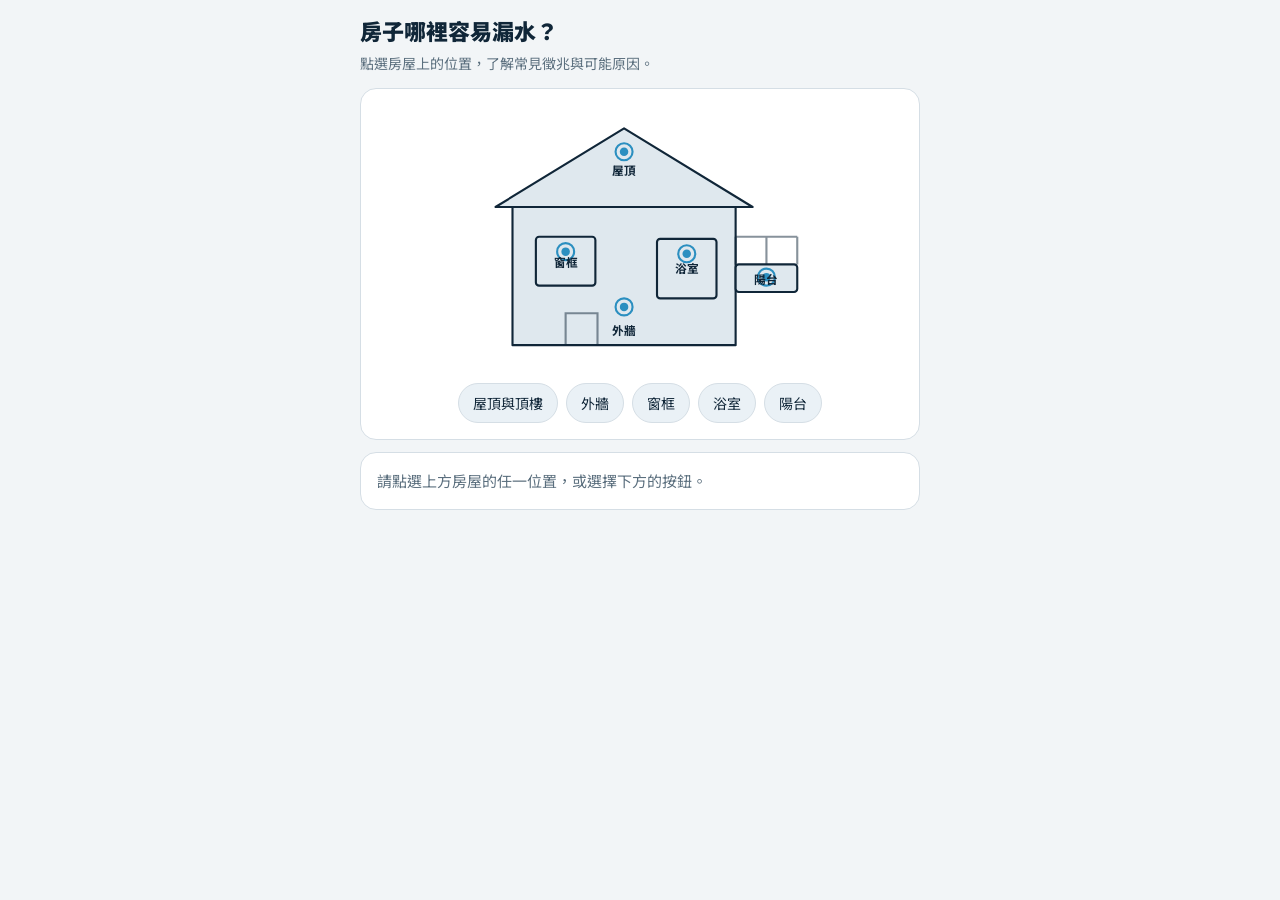
<file: map.html>
<!DOCTYPE html>
<html lang="zh-Hant">
<head>
<meta charset="utf-8">
<meta name="viewport" content="width=device-width, initial-scale=1, viewport-fit=cover">
<title>房屋漏水位置圖｜Home Shield</title>
<link rel="stylesheet" href="https://fonts.googleapis.com/css2?family=Noto+Sans+TC:wght@400;700;900&display=swap">
<style>
:root{--bg:#f2f5f7;--card:#fff;--ink:#102638;--mute:#5b6f7e;--line:#d5dee5;--water:#2b8fc0;--amber:#e08a1e;--chip:#eaf1f6;--zone:#dfe8ee;
box-sizing:border-box;padding-top:env(safe-area-inset-top,0px);padding-bottom:env(safe-area-inset-bottom,0px)}
@media (prefers-color-scheme:dark){:root:not([data-theme="light"]){--bg:#0c1822;--card:#142636;--ink:#e4eef4;--mute:#93a9b8;--line:#27425a;--chip:#1c3347;--zone:#1f3a50;--water:#52b4e2}}
:root[data-theme="dark"]{--bg:#0c1822;--card:#142636;--ink:#e4eef4;--mute:#93a9b8;--line:#27425a;--chip:#1c3347;--zone:#1f3a50;--water:#52b4e2}
*{box-sizing:border-box;margin:0}
body{background:var(--bg);color:var(--ink);font-family:"Noto Sans TC","PingFang TC","Microsoft JhengHei",sans-serif;line-height:1.6;padding:16px}
.wrap{max-width:560px;margin:0 auto}
h1{font-size:22px;font-weight:900;line-height:1.35}
.sub{color:var(--mute);font-size:14px;margin:6px 0 14px}
.card{background:var(--card);border:1px solid var(--line);border-radius:16px;padding:16px;margin-bottom:12px}
svg{display:block;width:min(340px,100%);margin:0 auto;overflow:visible}
.zone{fill:var(--zone);stroke:var(--ink);stroke-width:2;stroke-linejoin:round;cursor:pointer;transition:fill .25s}
.zone:hover{fill:rgba(43,143,192,.35)}
.zone.sel{fill:rgba(224,138,30,.45);stroke:var(--amber)}
.zone:focus-visible{outline:none;stroke:var(--water);stroke-width:4}
.deco{fill:none;stroke:var(--ink);stroke-width:2;opacity:.5}
.dot{fill:var(--water);pointer-events:none}
.pulse{fill:none;stroke:var(--water);stroke-width:2;pointer-events:none;transform-box:fill-box;transform-origin:center;animation:p 2s ease-out infinite}
@keyframes p{from{transform:scale(.6);opacity:.9}to{transform:scale(2.6);opacity:0}}
.lab{font-size:11px;font-weight:700;fill:var(--ink);pointer-events:none;text-anchor:middle}
.chips{display:flex;flex-wrap:wrap;gap:8px;margin-top:12px;justify-content:center}
button{font:inherit;cursor:pointer}
.chip{border:1px solid var(--line);background:var(--chip);color:var(--ink);border-radius:99px;padding:8px 14px;font-size:14px}
.chip[aria-pressed="true"]{background:var(--water);border-color:var(--water);color:#fff;font-weight:700}
button:focus-visible,a:focus-visible{outline:3px solid var(--water);outline-offset:2px}
.info h2{font-size:19px;font-weight:900;margin-bottom:8px}
.info h3{font-size:13px;color:var(--mute);margin-top:12px}
.info p{font-size:15px}
.acts{display:flex;gap:10px;flex-wrap:wrap;margin-top:16px}
.btn{border-radius:99px;padding:11px 20px;font-size:15px;font-weight:700;text-decoration:none;border:1px solid var(--water);text-align:center}
.pri{background:var(--water);color:#fff}.sec{color:var(--water)}
.note{margin-top:12px;font-size:12px;color:var(--mute)}
.empty{color:var(--mute);font-size:15px}
@media (prefers-reduced-motion:reduce){.pulse{animation:none;opacity:0}*{transition:none!important}}
</style>
</head>
<body>
<div class="wrap">
  <h1>房子哪裡容易漏水？</h1>
  <p class="sub">點選房屋上的位置，了解常見徵兆與可能原因。</p>

  <div class="card">
    <svg viewBox="0 0 320 250" role="group" aria-label="房屋示意圖">
      <rect class="zone" data-k="wall" tabindex="0" role="button" aria-label="外牆" x="40" y="96" width="210" height="130"/>
      <polygon class="zone" data-k="roof" tabindex="0" role="button" aria-label="屋頂與頂樓" points="24,96 145,22 266,96"/>
      <rect class="zone" data-k="window" tabindex="0" role="button" aria-label="窗框" x="62" y="124" width="56" height="46" rx="3"/>
      <rect class="zone" data-k="bath" tabindex="0" role="button" aria-label="浴室" x="176" y="126" width="56" height="56" rx="3"/>
      <rect class="zone" data-k="balcony" tabindex="0" role="button" aria-label="陽台" x="250" y="150" width="58" height="26" rx="3"/>
      <path class="deco" d="M250 150v-26M308 150v-26M250 124h58M279 124v26M120 226V196h-30v30"/>
      <g id="dots"></g>
      <text class="lab" x="145" y="66">屋頂</text>
      <text class="lab" x="90" y="152">窗框</text>
      <text class="lab" x="204" y="158">浴室</text>
      <text class="lab" x="279" y="168">陽台</text>
      <text class="lab" x="145" y="216">外牆</text>
    </svg>
    <div class="chips" id="chips"></div>
  </div>

  <div class="card info" id="info" aria-live="polite"><p class="empty">請點選上方房屋的任一位置，或選擇下方的按鈕。</p></div>
</div>

<script>
(function(){
  var D={
    roof:{t:'屋頂與頂樓',s:'頂樓地面龜裂或積水；頂樓下方的天花板出現水痕、油漆鼓起。',c:'長期日曬雨淋使防水層老化，或排水不順造成積水。',a:'下雨後觀察是否積水，並拍照記錄範圍。若下方樓層已出現水痕，建議安排檢查。'},
    wall:{t:'外牆',s:'外牆出現裂縫；室內牆面有壁癌、白色結晶、油漆或壁紙起泡。',c:'外牆裂縫或接縫讓雨水滲入牆體。',a:'記錄裂縫的位置與寬度，之後比較是否變大。同一面牆的室內外一起觀察，判斷會更準確。'},
    window:{t:'窗框',s:'窗邊牆面出現水痕；下雨時窗框縫隙滲水。',c:'窗框周圍的填縫老化，或窗框與牆面之間有縫隙。',a:'雨天或雨後觀察窗邊是否潮濕，並拍下滲水的位置。'},
    bath:{t:'浴室',s:'磁磚縫發黑、牆角潮濕；樓下天花板出現水痕。',c:'可能與管線接頭或地面防水層的狀況有關，需要先分辨水的來源。',a:'留意是否只在使用水之後才出現徵兆。若樓下已受影響，建議盡快安排檢查。'},
    balcony:{t:'陽台',s:'地面長期積水；排水孔周圍潮濕；牆面與地面交界處滲水。',c:'排水不順，或牆面與地面交界處的防水老化。',a:'清理排水孔並觀察排水速度。交界處若反覆潮濕，建議評估處理方式。'}
  };
  var svg=document.querySelector('svg'),zones=[].slice.call(svg.querySelectorAll('.zone')),chips=document.getElementById('chips'),info=document.getElementById('info'),NS='http://www.w3.org/2000/svg';
  var pos={roof:[145,44],wall:[145,190],window:[90,138],bath:[204,140],balcony:[279,162]};
  Object.keys(pos).forEach(function(k){
    [['pulse',8],['dot',4]].forEach(function(p){var c=document.createElementNS(NS,'circle');c.setAttribute('class',p[0]);c.setAttribute('cx',pos[k][0]);c.setAttribute('cy',pos[k][1]);c.setAttribute('r',p[1]);document.getElementById('dots').appendChild(c)});
  });
  var btns={};
  Object.keys(D).forEach(function(k){
    var b=document.createElement('button');b.type='button';b.className='chip';b.textContent=D[k].t;b.setAttribute('aria-pressed','false');b.onclick=function(){pick(k)};
    chips.appendChild(b);btns[k]=b;
  });
  zones.forEach(function(z){
    var k=z.dataset.k;z.onclick=function(){pick(k)};
    z.onkeydown=function(e){if(e.key==='Enter'||e.key===' '){e.preventDefault();pick(k)}};
  });
  function pick(k){
    var d=D[k];
    zones.forEach(function(z){z.classList.toggle('sel',z.dataset.k===k)});
    Object.keys(btns).forEach(function(x){btns[x].setAttribute('aria-pressed',x===k)});
    info.innerHTML='<h2>'+d.t+'</h2><h3>常見徵兆</h3><p>'+d.s+'</p><h3>可能原因</h3><p>'+d.c+'</p><h3>建議做法</h3><p>'+d.a+'</p>'+
      '<div class="acts"><a class="btn pri" href="/check.html" target="_top">做完整自我檢查</a><a class="btn sec" href="/contact.html" target="_top">預約房屋健檢</a></div>'+
      '<p class="note">以上為一般常見情形的說明，實際原因與處理方式，以現場評估為準。</p>';
  }
})();
</script>
</body>
</html>
</file>
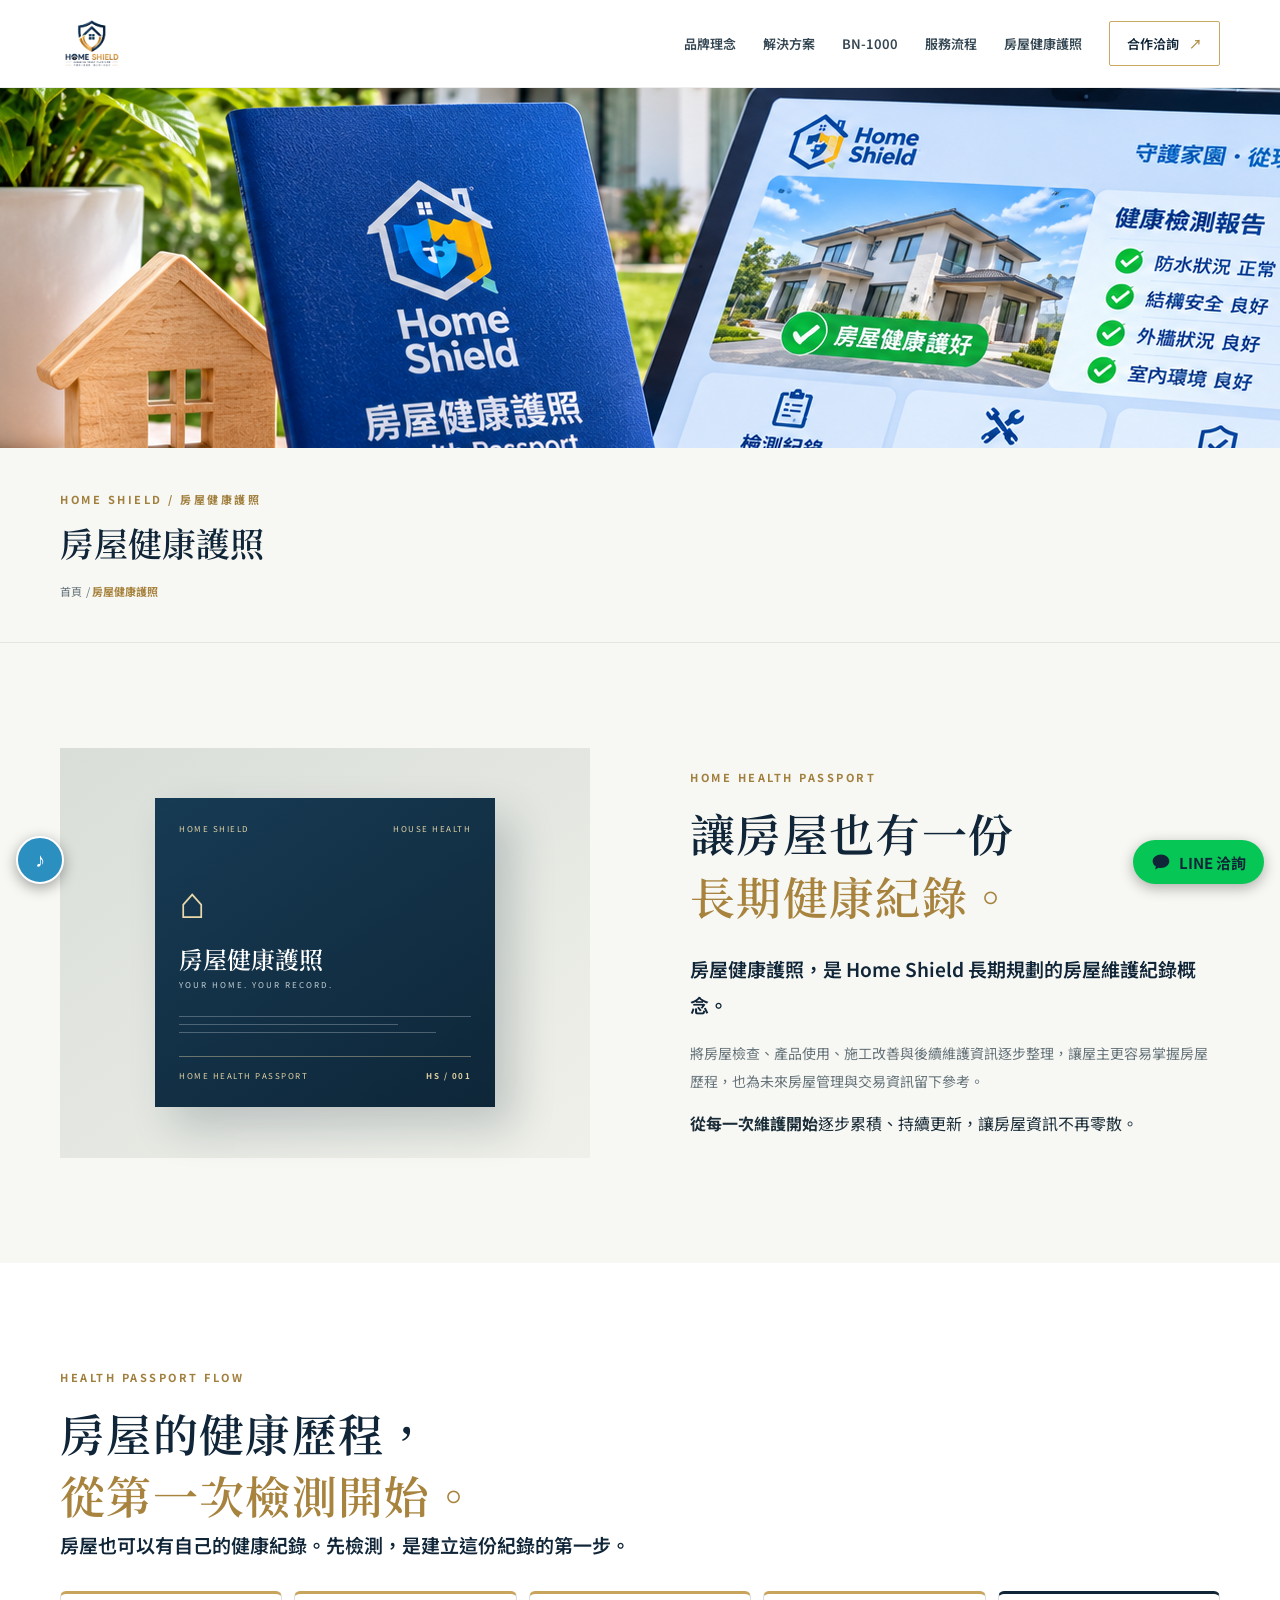
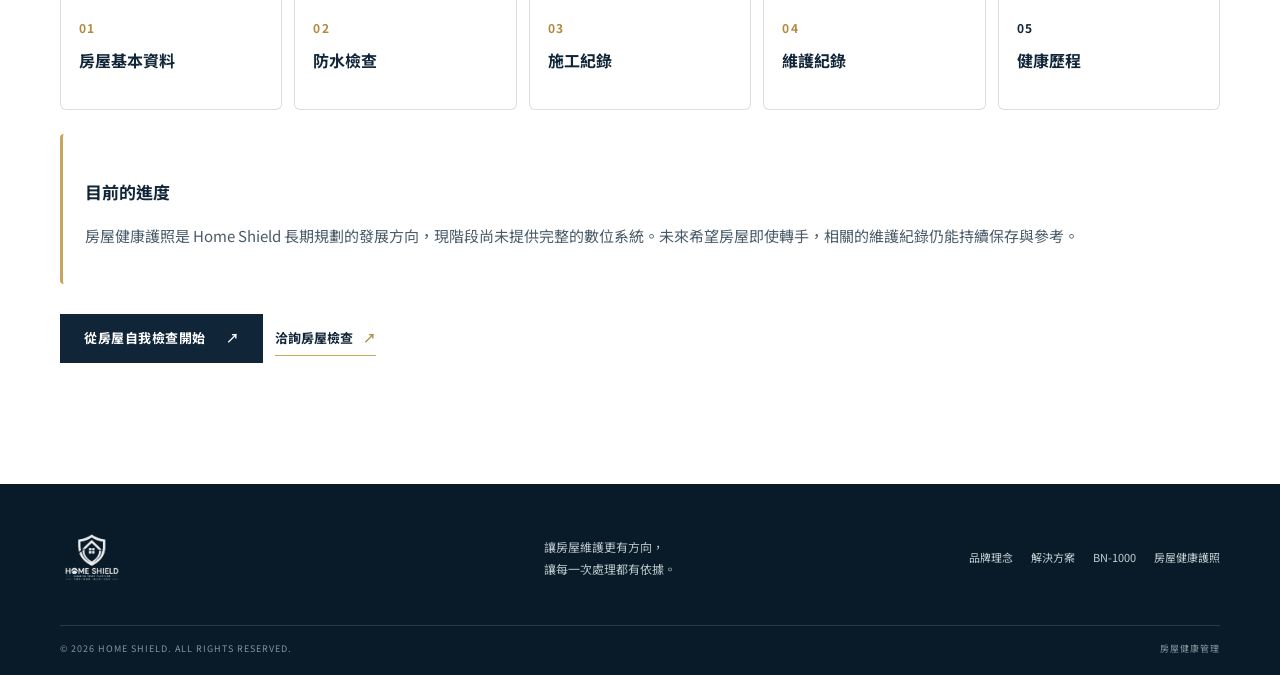
<file: passport.html>
<!doctype html>
<html lang="zh-Hant"><head>
<meta charset="utf-8"><meta name="viewport" content="width=device-width, initial-scale=1">
<meta name="theme-color" content="#102638">
<meta name="description" content="Home Shield 房屋健康管理，從房屋健檢、防水產品到施工服務。">
<title>房屋健康護照｜Home Shield 房屋健康管理</title>
<link rel="preconnect" href="https://fonts.googleapis.com"><link rel="preconnect" href="https://fonts.gstatic.com" crossorigin>
<link href="https://fonts.googleapis.com/css2?family=Noto+Sans+TC:wght@400;500;600;700;800&family=Noto+Serif+TC:wght@500;600;700&display=swap" rel="stylesheet">
<link rel="stylesheet" href="./styles.css?v=2"></head><body class="inner-page">
<header class="site-header" id="top">
  <div class="container nav-wrap">
    <a class="brand" href="./index.html" aria-label="Home Shield 首頁"><img src="./home-shield-logo.png" alt="HOME SHIELD 房屋健康管理" class="brand-logo"></a>
    <button class="menu-toggle" type="button" aria-label="開啟選單" aria-expanded="false"><span></span><span></span><span></span></button>
    <nav class="main-nav" aria-label="主要導覽">
      <a href="./about.html" data-anchor="about">品牌理念</a>
      <a href="./solutions.html" data-anchor="solutions">解決方案</a>
      <a href="./bn1000.html" data-anchor="bn1000">BN-1000</a>
      <a href="./process.html" data-anchor="process">服務流程</a>
      <a href="./passport.html" data-anchor="passport">房屋健康護照</a>
      <a class="nav-cta" href="./contact.html" data-anchor="contact">合作洽詢 <span>↗</span></a>
    </nav>
  </div>

</header>
<main>
<section class="passport-hero" aria-label="房屋健康護照背景"></section>
<section class="page-heading">
<div class="container">
<p class="section-kicker">HOME SHIELD / 房屋健康護照</p>
<h1>房屋健康護照</h1>
<a href="./index.html">首頁</a>
<span> / </span>
<b>房屋健康護照</b>
</div>
</section>
<section class="passport section section-soft" id="passport">
      <div class="container passport-grid">
        <div class="passport-art">
          <div class="passport-card"><div class="passport-top"><span>HOME SHIELD</span><span>HOUSE HEALTH</span></div><div class="passport-symbol">⌂</div><h3>房屋健康護照</h3><p>YOUR HOME. YOUR RECORD.</p><div class="passport-lines"><i></i><i></i><i></i></div><div class="passport-bottom">HOME HEALTH PASSPORT <b>HS / 001</b></div></div>
        </div>
        <div class="passport-copy">
          <p class="section-kicker">HOME HEALTH PASSPORT</p>
          <h2>讓房屋也有一份<br><em>長期健康紀錄。</em></h2>
          <p class="lead">房屋健康護照，是 Home Shield 長期規劃的房屋維護紀錄概念。</p>
          <p>將房屋檢查、產品使用、施工改善與後續維護資訊逐步整理，讓屋主更容易掌握房屋歷程，也為未來房屋管理與交易資訊留下參考。</p>
          <div "passporclass=t-note"><b>從每一次維護開始</b><span>逐步累積、持續更新，讓房屋資訊不再零散。</span></div>
        </div>
      </div>
    </section><section class="section" id="passport-flow">
  <div class="container">
    <p class="section-kicker">HEALTH PASSPORT FLOW</p>
    <h2>房屋的健康歷程，<br><em>從第一次檢測開始。</em></h2>
    <p class="lead">房屋也可以有自己的健康紀錄。先檢測，是建立這份紀錄的第一步。</p>

    <div style="display:grid;gap:12px;margin-top:28px;grid-template-columns:repeat(auto-fit,minmax(160px,1fr))">
      <div style="background:#fff;border:1px solid rgba(16,38,56,.15);border-top:3px solid #c9a45c;border-radius:6px;padding:18px">
        <span style="font-size:12px;letter-spacing:.12em;color:#b08a3e;font-weight:700">01</span>
        <p style="margin-top:6px;font-weight:700;color:#102638">房屋基本資料</p>
      </div>
      <div style="background:#fff;border:1px solid rgba(16,38,56,.15);border-top:3px solid #c9a45c;border-radius:6px;padding:18px">
        <span style="font-size:12px;letter-spacing:.12em;color:#b08a3e;font-weight:700">02</span>
        <p style="margin-top:6px;font-weight:700;color:#102638">防水檢查</p>
      </div>
      <div style="background:#fff;border:1px solid rgba(16,38,56,.15);border-top:3px solid #c9a45c;border-radius:6px;padding:18px">
        <span style="font-size:12px;letter-spacing:.12em;color:#b08a3e;font-weight:700">03</span>
        <p style="margin-top:6px;font-weight:700;color:#102638">施工紀錄</p>
      </div>
      <div style="background:#fff;border:1px solid rgba(16,38,56,.15);border-top:3px solid #c9a45c;border-radius:6px;padding:18px">
        <span style="font-size:12px;letter-spacing:.12em;color:#b08a3e;font-weight:700">04</span>
        <p style="margin-top:6px;font-weight:700;color:#102638">維護紀錄</p>
      </div>
      <div style="background:#fff;border:1px solid rgba(16,38,56,.15);border-top:3px solid #102638;border-radius:6px;padding:18px">
        <span style="font-size:12px;letter-spacing:.12em;color:#102638;font-weight:700">05</span>
        <p style="margin-top:6px;font-weight:700;color:#102638">健康歷程</p>
      </div>
    </div>

    <div style="margin-top:24px;padding:20px 22px;border-left:3px solid #c9a45c;background:rgba(255,255,255,.7);border-radius:4px">
      <h4 style="font-size:17px;color:#102638;margin-bottom:6px">目前的進度</h4>
      <p style="font-size:15px;line-height:1.8;color:#4a5b68">房屋健康護照是 Home Shield 長期規劃的發展方向，現階段尚未提供完整的數位系統。未來希望房屋即使轉手，相關的維護紀錄仍能持續保存與參考。</p>
    </div>

    <p style="margin-top:24px"><a class="button button-dark" href="/check.html">從房屋自我檢查開始 <span>↗</span></a> &nbsp; <a class="text-link" href="./contact.html">洽詢房屋檢查 <span>↗</span></a></p>
  </div>
</section></main><footer class="site-footer"><div class="container footer-main">
  <a class="brand footer-brand" href="./index.html"><img src="./home-shield-logo.png" alt="HOME SHIELD 房屋健康管理" class="brand-logo"></a>
  <p>讓房屋維護更有方向，<br>讓每一次處理都有依據。</p>
  <nav><a href="./about.html">品牌理念</a><a href="./solutions.html">解決方案</a><a href="./bn1000.html">BN-1000</a><a href="./passport.html">房屋健康護照</a></nav>
</div><div class="container footer-bottom"><span>© <span id="year"></span> HOME SHIELD. ALL RIGHTS RESERVED.</span><span>房屋健康管理</span></div></footer><script src="./app.js?v=3"></script>
</file>
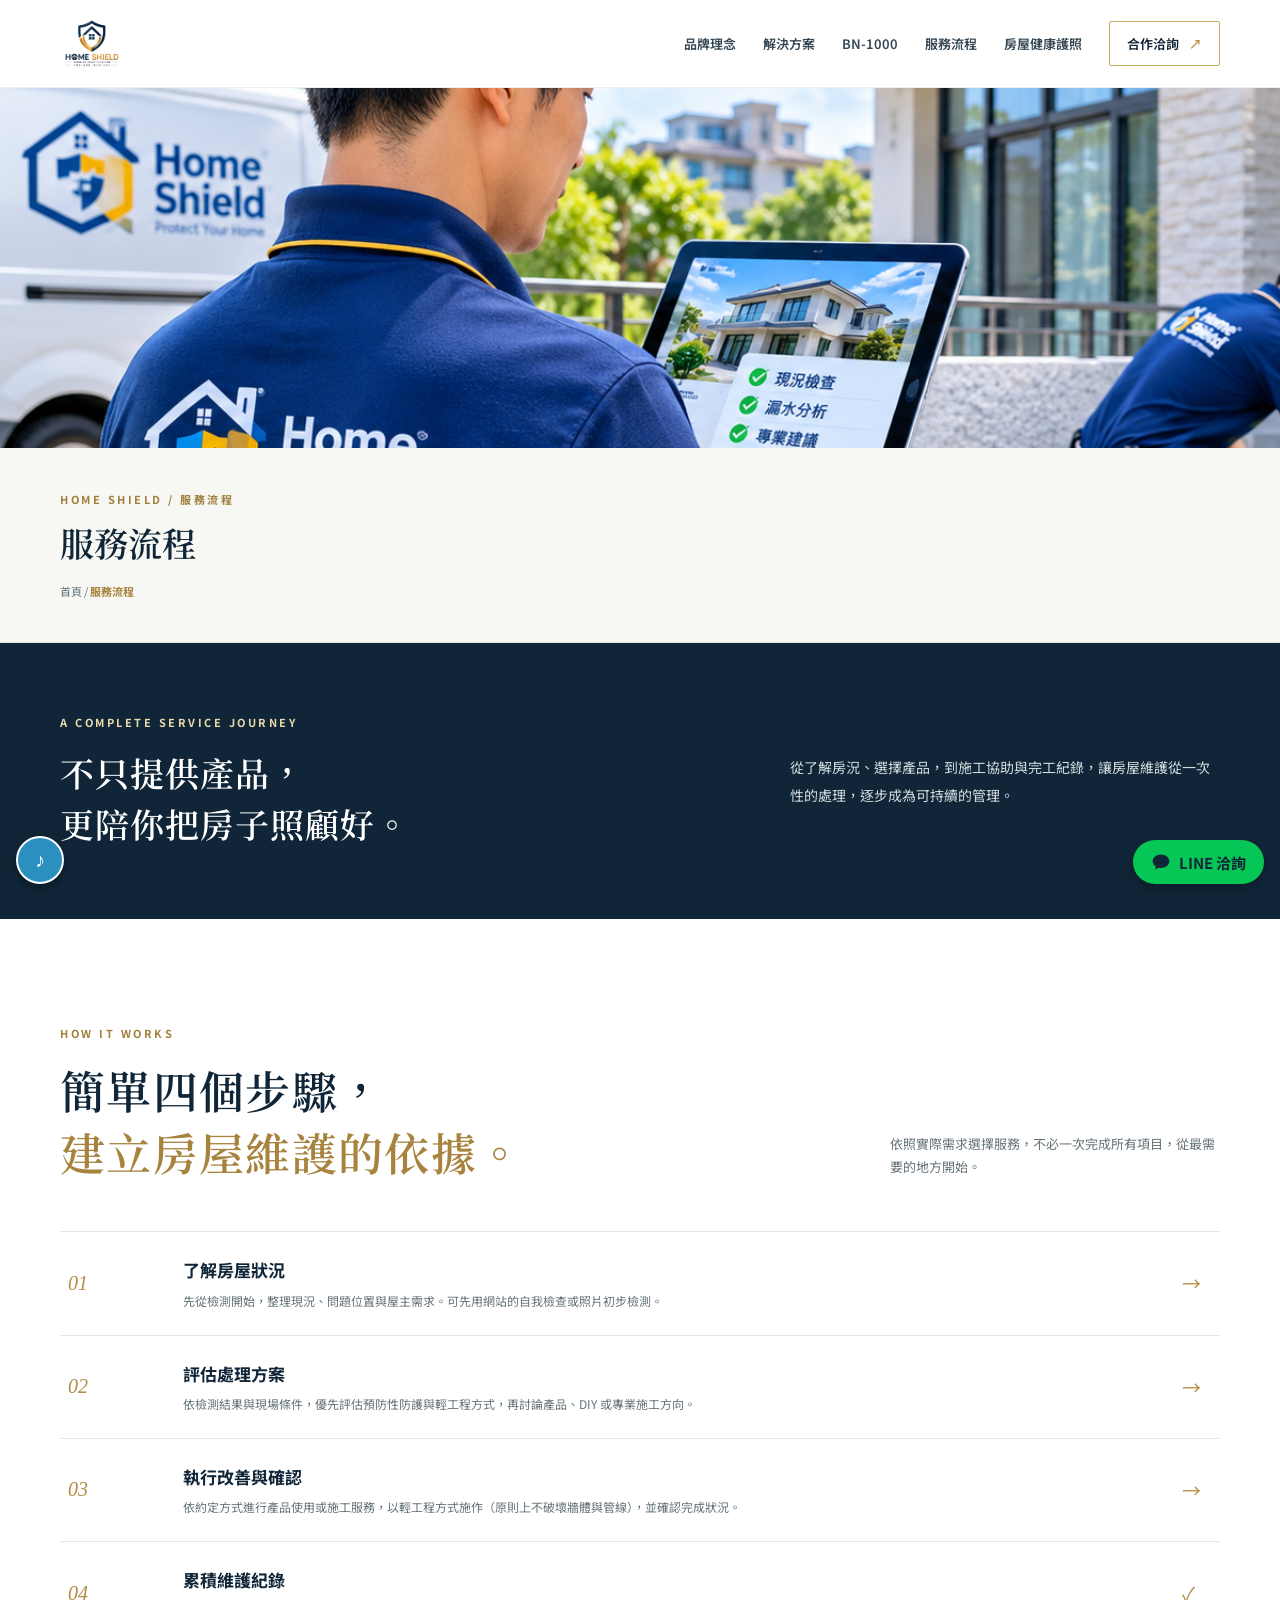
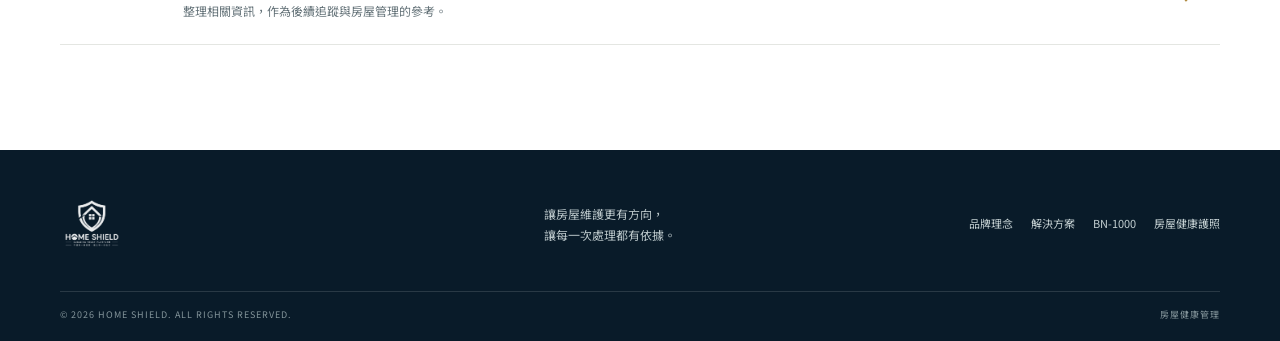
<file: process.html>
<!doctype html>
<html lang="zh-Hant"><head>
<meta charset="utf-8"><meta name="viewport" content="width=device-width, initial-scale=1">
<meta name="theme-color" content="#102638">
<meta name="description" content="Home Shield 房屋健康管理，從房屋健檢、防水產品到施工服務。">
<title>服務流程｜Home Shield 房屋健康管理</title>
<link rel="preconnect" href="https://fonts.googleapis.com"><link rel="preconnect" href="https://fonts.gstatic.com" crossorigin>
<link href="https://fonts.googleapis.com/css2?family=Noto+Sans+TC:wght@400;500;600;700;800&family=Noto+Serif+TC:wght@500;600;700&display=swap" rel="stylesheet">
<link rel="stylesheet" href="./styles.css?v=2"></head><body class="inner-page">
<header class="site-header" id="top">
  <div class="container nav-wrap">
    <a class="brand" href="./index.html" aria-label="Home Shield 首頁"><img src="./home-shield-logo.png" alt="HOME SHIELD 房屋健康管理" class="brand-logo"></a>
    <button class="menu-toggle" type="button" aria-label="開啟選單" aria-expanded="false"><span></span><span></span><span></span></button>
    <nav class="main-nav" aria-label="主要導覽">
      <a href="./about.html" data-anchor="about">品牌理念</a>
      <a href="./solutions.html" data-anchor="solutions">解決方案</a>
      <a href="./bn1000.html" data-anchor="bn1000">BN-1000</a>
      <a href="./process.html" data-anchor="process">服務流程</a>
      <a href="./passport.html" data-anchor="passport">房屋健康護照</a>
      <a class="nav-cta" href="./contact.html" data-anchor="contact">合作洽詢 <span>↗</span></a>
    </nav>
  </div>
</header><main>
<section class="process-hero" aria-label="Home Shield服務流程背景"></section>
<section class="page-heading"><div class="container"><p class="section-kicker">HOME SHIELD / 服務流程</p><h1>服務流程</h1><a href="./index.html">首頁</a><span> / </span><b>服務流程</b></div></section><section class="service-band">
      <div class="container service-band-inner">
        <div><p class="section-kicker">A COMPLETE SERVICE JOURNEY</p><h2>不只提供產品，<br>更陪你把房子照顧好。</h2></div>
        <p>從了解房況、選擇產品，到施工協助與完工紀錄，讓房屋維護從一次性的處理，逐步成為可持續的管理。</p>
      </div>
    </section><section class="process section" id="process">
      <div class="container">
        <div class="section-heading">
          <div><p class="section-kicker">HOW IT WORKS</p><h2>簡單四個步驟，<br><em>建立房屋維護的依據。</em></h2></div>
          <p>依照實際需求選擇服務，不必一次完成所有項目，從最需要的地方開始。</p>
        </div>
        <div class="process-list">
          <article><span>01</span><div><h3>了解房屋狀況</h3><p>先從檢測開始，整理現況、問題位置與屋主需求。可先用網站的自我檢查或照片初步檢測。</p></div><b>→</b></article>
          <article><span>02</span><div><h3>評估處理方案</h3><p>依檢測結果與現場條件，優先評估預防性防護與輕工程方式，再討論產品、DIY 或專業施工方向。</p></div><b>→</b></article>
          <article><span>03</span><div><h3>執行改善與確認</h3><p>依約定方式進行產品使用或施工服務，以輕工程方式施作（原則上不破壞牆體與管線），並確認完成狀況。</p></div><b>→</b></article>
          <article><span>04</span><div><h3>累積維護紀錄</h3><p>整理相關資訊，作為後續追蹤與房屋管理的參考。</p></div><b>✓</b></article>
        </div>
      </div>
    </section></main><footer class="site-footer"><div class="container footer-main">
  <a class="brand footer-brand" href="./index.html"><img src="./home-shield-logo.png" alt="HOME SHIELD 房屋健康管理" class="brand-logo"></a>
  <p>讓房屋維護更有方向，<br>讓每一次處理都有依據。</p>
  <nav><a href="./about.html">品牌理念</a><a href="./solutions.html">解決方案</a><a href="./bn1000.html">BN-1000</a><a href="./passport.html">房屋健康護照</a></nav>
</div><div class="container footer-bottom"><span>© <span id="year"></span> HOME SHIELD. ALL RIGHTS RESERVED.</span><span>房屋健康管理</span></div></footer><script src="./app.js?v=3"></script>
</file>
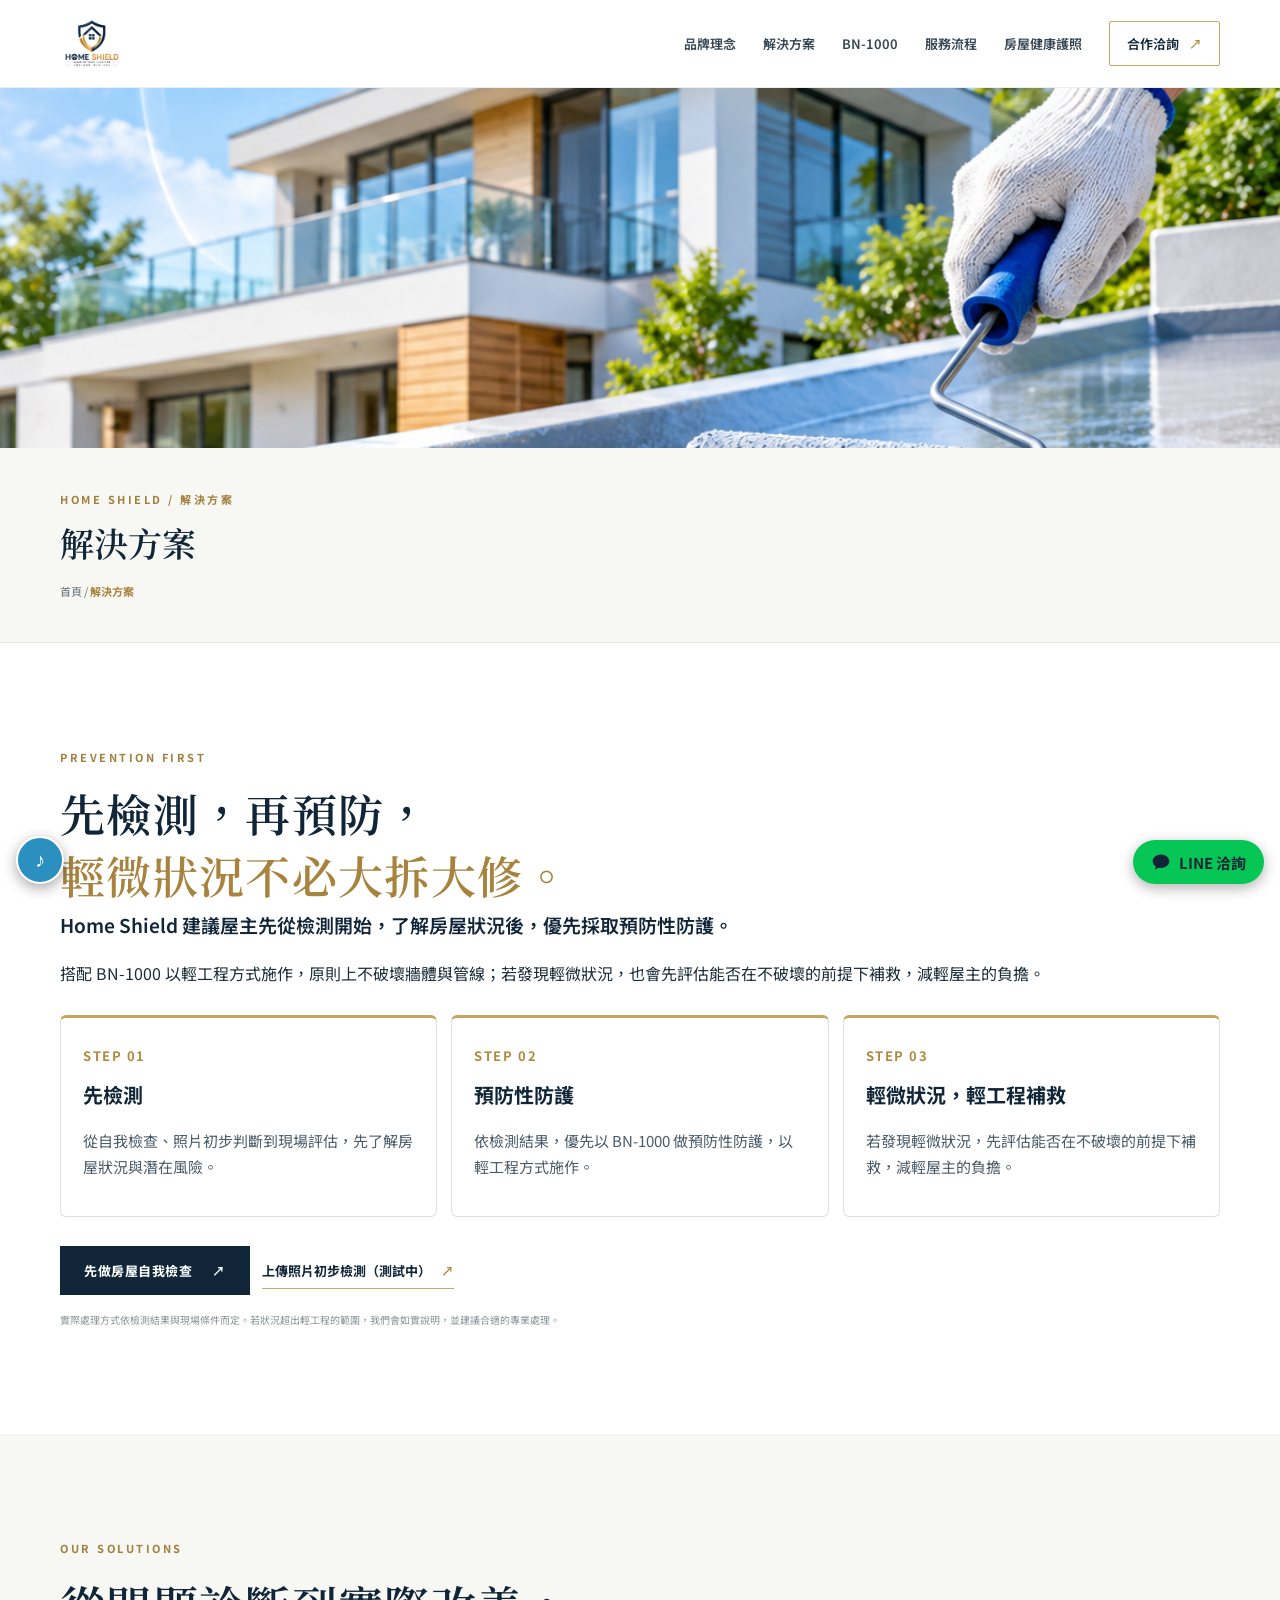
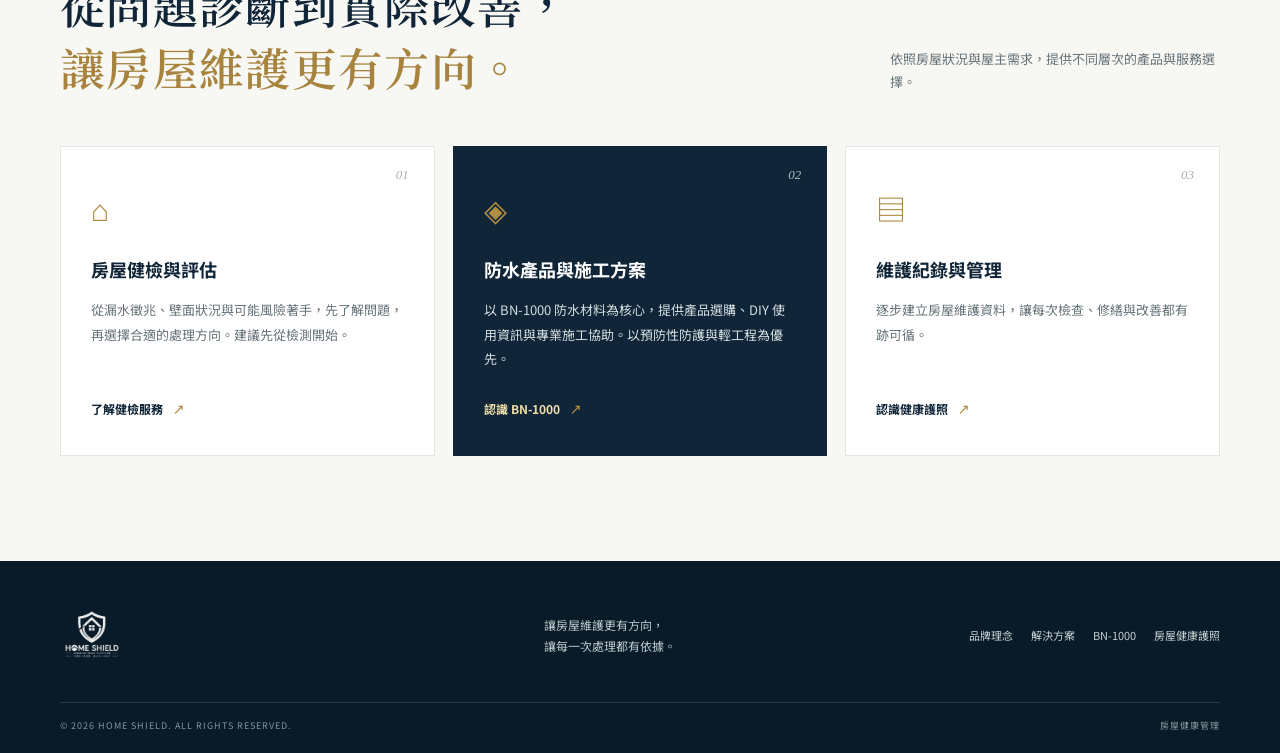
<file: solutions.html>
<!doctype html>
<html lang="zh-Hant"><head>
<meta charset="utf-8"><meta name="viewport" content="width=device-width, initial-scale=1">
<meta name="theme-color" content="#102638">
<meta name="description" content="Home Shield 房屋健康管理，從房屋健檢、防水產品到施工服務。">
<title>解決方案｜Home Shield 房屋健康管理</title>
<link rel="preconnect" href="https://fonts.googleapis.com"><link rel="preconnect" href="https://fonts.gstatic.com" crossorigin>
<link href="https://fonts.googleapis.com/css2?family=Noto+Sans+TC:wght@400;500;600;700;800&family=Noto+Serif+TC:wght@500;600;700&display=swap" rel="stylesheet">
<link rel="stylesheet" href="./styles.css?v=2"></head><body class="inner-page">
<header class="site-header" id="top">
  <div class="container nav-wrap">
    <a class="brand" href="./index.html" aria-label="Home Shield 首頁"><img src="./home-shield-logo.png" alt="HOME SHIELD 房屋健康管理" class="brand-logo"></a>
    <button class="menu-toggle" type="button" aria-label="開啟選單" aria-expanded="false"><span></span><span></span><span></span></button>
    <nav class="main-nav" aria-label="主要導覽">
      <a href="./about.html" data-anchor="about">品牌理念</a>
      <a href="./solutions.html" data-anchor="solutions">解決方案</a>
      <a href="./bn1000.html" data-anchor="bn1000">BN-1000</a>
      <a href="./process.html" data-anchor="process">服務流程</a>
      <a href="./passport.html" data-anchor="passport">房屋健康護照</a>
      <a class="nav-cta" href="./contact.html" data-anchor="contact">合作洽詢 <span>↗</span></a>
    </nav>
  </div>
</header><main>
<section class="solutions-hero" aria-label="解決方案住宅背景"></section>
<section class="page-heading"><div class="container"><p class="section-kicker">HOME SHIELD / 解決方案</p><h1>解決方案</h1><a href="./index.html">首頁</a><span> / </span><b>解決方案</b></div></section><section class="section" id="prevention">
  <div class="container">
    <p class="section-kicker">PREVENTION FIRST</p>
    <h2>先檢測，再預防，<br><em>輕微狀況不必大拆大修。</em></h2>
    <p class="lead">Home Shield 建議屋主先從檢測開始，了解房屋狀況後，優先採取預防性防護。</p>
    <p>搭配 BN-1000 以輕工程方式施作，原則上不破壞牆體與管線；若發現輕微狀況，也會先評估能否在不破壞的前提下補救，減輕屋主的負擔。</p>
    <div style="display:grid;gap:14px;margin-top:28px;grid-template-columns:repeat(auto-fit,minmax(240px,1fr))">
      <article style="background:#fff;border:1px solid rgba(16,38,56,.15);border-top:3px solid #c9a45c;border-radius:6px;padding:22px">
        <span style="font-size:13px;letter-spacing:.12em;color:#b08a3e;font-weight:700">STEP 01</span>
        <h3 style="margin:8px 0 6px;font-size:20px;color:#102638">先檢測</h3>
        <p style="font-size:15px;line-height:1.7;color:#4a5b68">從自我檢查、照片初步判斷到現場評估，先了解房屋狀況與潛在風險。</p>
      </article>
      <article style="background:#fff;border:1px solid rgba(16,38,56,.15);border-top:3px solid #c9a45c;border-radius:6px;padding:22px">
        <span style="font-size:13px;letter-spacing:.12em;color:#b08a3e;font-weight:700">STEP 02</span>
        <h3 style="margin:8px 0 6px;font-size:20px;color:#102638">預防性防護</h3>
        <p style="font-size:15px;line-height:1.7;color:#4a5b68">依檢測結果，優先以 BN-1000 做預防性防護，以輕工程方式施作。</p>
      </article>
      <article style="background:#fff;border:1px solid rgba(16,38,56,.15);border-top:3px solid #c9a45c;border-radius:6px;padding:22px">
        <span style="font-size:13px;letter-spacing:.12em;color:#b08a3e;font-weight:700">STEP 03</span>
        <h3 style="margin:8px 0 6px;font-size:20px;color:#102638">輕微狀況，輕工程補救</h3>
        <p style="font-size:15px;line-height:1.7;color:#4a5b68">若發現輕微狀況，先評估能否在不破壞的前提下補救，減輕屋主的負擔。</p>
      </article>
    </div>
    <p style="margin-top:24px"><a class="button button-dark" href="/check.html">先做房屋自我檢查 <span>↗</span></a> &nbsp; <a class="text-link" href="/ai-check.html">上傳照片初步檢測（測試中） <span>↗</span></a></p>
    <small class="disclaimer">實際處理方式依檢測結果與現場條件而定。若狀況超出輕工程的範圍，我們會如實說明，並建議合適的專業處理。</small>
  </div>
</section><section class="solutions section section-soft" id="solutions">
      <div class="container">
        <div class="section-heading">
          <div><p class="section-kicker">OUR SOLUTIONS</p><h2>從問題診斷到實際改善，<br><em>讓房屋維護更有方向。</em></h2></div>
          <p>依照房屋狀況與屋主需求，提供不同層次的產品與服務選擇。</p>
        </div>
        <div class="solution-grid">
          <article class="solution-card">
            <div class="card-number">01</div><div class="card-icon">⌂</div>
            <h3>房屋健檢與評估</h3>
            <p>從漏水徵兆、壁面狀況與可能風險著手，先了解問題，再選擇合適的處理方向。建議先從檢測開始。</p>
            <a href="/check.html">了解健檢服務 <span>↗</span></a>
          </article>
          <article class="solution-card featured">
            <div class="card-number">02</div><div class="card-icon">◈</div>
            <h3>防水產品與施工方案</h3>
            <p>以 BN-1000 防水材料為核心，提供產品選購、DIY 使用資訊與專業施工協助。以預防性防護與輕工程為優先。</p>
            <a href="./bn1000.html">認識 BN-1000 <span>↗</span></a>
          </article>
          <article class="solution-card">
            <div class="card-number">03</div><div class="card-icon">▤</div>
            <h3>維護紀錄與管理</h3>
            <p>逐步建立房屋維護資料，讓每次檢查、修繕與改善都有跡可循。</p>
            <a href="./passport.html">認識健康護照 <span>↗</span></a>
          </article>
        </div>
      </div>
    </section></main><footer class="site-footer"><div class="container footer-main">
  <a class="brand footer-brand" href="./index.html"><img src="./home-shield-logo.png" alt="HOME SHIELD 房屋健康管理" class="brand-logo"></a>
  <p>讓房屋維護更有方向，<br>讓每一次處理都有依據。</p>
  <nav><a href="./about.html">品牌理念</a><a href="./solutions.html">解決方案</a><a href="./bn1000.html">BN-1000</a><a href="./passport.html">房屋健康護照</a></nav>
</div><div class="container footer-bottom"><span>© <span id="year"></span> HOME SHIELD. ALL RIGHTS RESERVED.</span><span>房屋健康管理</span></div></footer><script src="./app.js?v=3"></script>
</file>
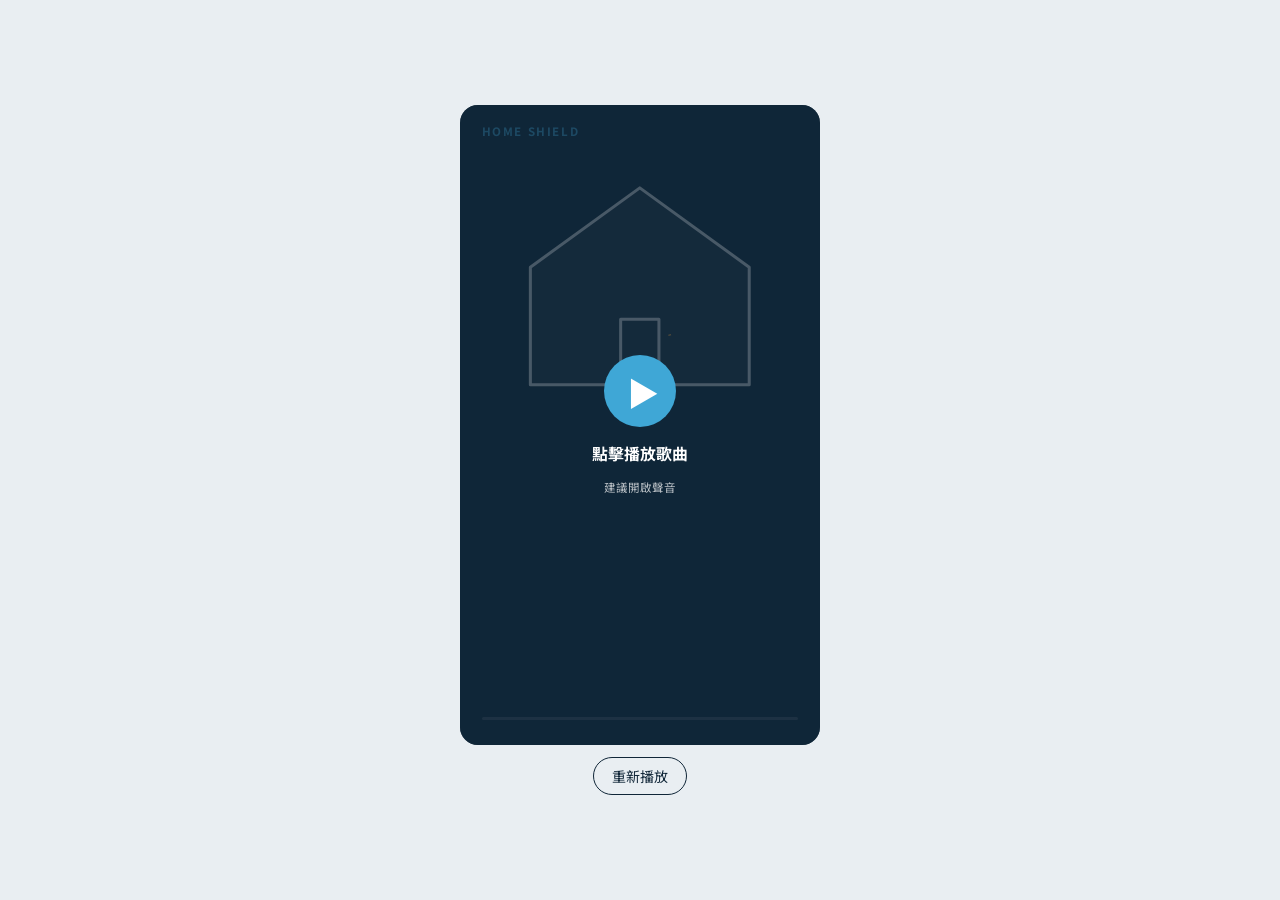
<file: song.html>
<!DOCTYPE html>
<html lang="zh-Hant">
<head>
<meta charset="utf-8">
<meta name="viewport" content="width=device-width, initial-scale=1, viewport-fit=cover">
<title>漏水別拖啦｜Home Shield</title>
<link rel="stylesheet" href="https://fonts.googleapis.com/css2?family=Noto+Sans+TC:wght@400;700;900&display=swap">
<style>
:root{--page:#e9eef2;--ink:#102638;--navy:#102638;--water:#3fa7d6;--amber:#f2a541;
box-sizing:border-box;padding-top:env(safe-area-inset-top,0px);padding-bottom:env(safe-area-inset-bottom,0px)}
@media (prefers-color-scheme:dark){:root:not([data-theme="light"]){--page:#0a141c;--ink:#dce8ef}}
:root[data-theme="dark"]{--page:#0a141c;--ink:#dce8ef}
*{box-sizing:border-box;margin:0}
body{background:var(--page);color:var(--ink);font-family:"Noto Sans TC","PingFang TC","Microsoft JhengHei",sans-serif;min-height:100vh;display:flex;flex-direction:column;align-items:center;justify-content:center;gap:12px;padding:12px}
#frame{width:min(360px,94vw,calc((100vh - 80px)*9/16));aspect-ratio:9/16;position:relative;overflow:hidden;border-radius:18px;background:var(--navy);color:#fff;container-type:inline-size;cursor:pointer;user-select:none}
.tagline{position:absolute;top:5cqw;left:6cqw;font-size:3.2cqw;letter-spacing:.14em;color:var(--water);font-weight:700}
.dbg{position:absolute;top:5cqw;right:6cqw;font-size:3.2cqw;opacity:.8;font-variant-numeric:tabular-nums}
.house{position:absolute;left:50%;top:17cqw;width:76cqw;margin-left:-38cqw;overflow:visible}
.ln{fill:rgba(255,255,255,.07);stroke:rgba(255,255,255,.85);stroke-width:2.2;stroke-linejoin:round;transition:stroke .6s}
.g8 .ln{stroke:var(--water)}
.stain{fill:rgba(160,120,70,.85);transform-box:fill-box;transform-origin:center;transform:scale(0);transition:transform 2.6s ease-out}
.g0 .stain{transform:scale(1)}
.crack{fill:none;stroke:var(--amber);stroke-width:2;stroke-dasharray:90;stroke-dashoffset:90;transition:stroke-dashoffset 1.2s}
.g1 .crack{stroke-dashoffset:0}
.coatg{transform:translateY(170px)}
.g3 .coatg{transform:none;transition:transform 2.4s cubic-bezier(.6,0,.2,1)}
.drop{fill:#7cc4e8;opacity:0}
.c0 .drop,.c1 .drop,.c4 .drop{animation:fall 1.1s ease-in infinite}
@keyframes fall{0%{transform:translateY(0);opacity:0}15%{opacity:1}100%{transform:translateY(46px);opacity:0}}
.shield{fill:rgba(16,38,56,0);stroke:#fff;stroke-width:3;stroke-dasharray:420;stroke-dashoffset:420;transition:fill .8s}
.g2 .shield{stroke-dashoffset:0;transition:stroke-dashoffset 1.6s ease-out,fill .8s}
.g5 .shield{fill:rgba(16,38,56,.55)}
.tick{fill:none;stroke:#fff;stroke-width:6;stroke-linecap:round;stroke-linejoin:round;stroke-dasharray:70;stroke-dashoffset:70}
.g13 .tick{stroke-dashoffset:0;transition:stroke-dashoffset .7s .3s}
.ring{fill:none;stroke:var(--water);stroke-width:2;opacity:0;transform-box:fill-box;transform-origin:center}
.sc .ring{animation:ring 1.8s ease-out infinite}
@keyframes ring{from{transform:scale(.7);opacity:.9}to{transform:scale(1.8);opacity:0}}
.phone{opacity:0;transform:translateX(50px);transition:opacity .5s,transform .5s}
.g6 .phone{opacity:1;transform:none}
.g8 .phone{opacity:0;transform:translateX(50px)}
.g12 .phone{opacity:1;transform:none}
.g14 .phone{opacity:0;transform:translateX(50px)}
.flash{fill:#fff;opacity:0}
.c6 .flash,.c12 .flash{animation:flash .9s .5s}
@keyframes flash{0%{opacity:0}30%{opacity:.9}100%{opacity:0}}
.scan{stroke:var(--water);stroke-width:2.5;opacity:0}
.c6 .scan{animation:scan 2.4s ease-in-out infinite}
@keyframes scan{0%{transform:translateY(30px);opacity:0}15%{opacity:1}85%{opacity:1}100%{transform:translateY(140px);opacity:0}}
.nb{fill:rgba(255,255,255,.12);stroke:#fff;stroke-width:1.6;stroke-linejoin:round;opacity:0;transition:opacity .5s var(--d)}
.nl{stroke:var(--water);stroke-width:1.5;stroke-dasharray:3 3;opacity:0;transition:opacity .5s var(--d)}
.g12 .nb,.g12 .nl{opacity:1}
.chips,.url{position:absolute;left:0;right:0;top:94cqw;display:flex;justify-content:center;gap:2.6cqw}
.chip{background:rgba(255,255,255,.1);border:1px solid rgba(63,167,214,.7);border-radius:99px;padding:2cqw 4.2cqw;font-size:4.4cqw;font-weight:700;opacity:0;transform:translateY(3cqw);transition:opacity .4s var(--d),transform .4s var(--d)}
.g7 .chip{opacity:1;transform:none}
.g8 .chip{opacity:0;transform:translateY(3cqw)}
.g13 .chip{opacity:1;transform:none}
.g14 .chip{opacity:0;transform:translateY(3cqw)}
.url{font-size:3.6cqw;font-weight:700;opacity:0;transition:opacity .6s}
.g17 .url{opacity:1}
.url span{background:#fff;color:var(--navy);border-radius:99px;padding:2cqw 4cqw}
#lyric{position:absolute;left:5cqw;right:5cqw;bottom:14cqw;text-align:center;font-weight:900;font-size:7.2cqw;line-height:1.4;min-height:22cqw;display:flex;align-items:flex-end;justify-content:center;text-shadow:0 2px 12px rgba(0,0,0,.35)}
#lyric span{display:block;white-space:pre-line}
#lyric.in span{animation:lin .45s ease-out}
.sc #lyric span{color:#fff}
@keyframes lin{from{opacity:0;transform:translateY(4cqw) scale(.96)}to{opacity:1;transform:none}}
.bar{position:absolute;left:6cqw;right:6cqw;bottom:7cqw;height:.9cqw;background:rgba(255,255,255,.2);border-radius:1cqw;overflow:hidden}
.bar b{display:block;height:100%;width:0;background:var(--water)}
.ov{position:absolute;inset:0;background:rgba(16,38,56,.72);display:flex;flex-direction:column;align-items:center;justify-content:center;gap:4cqw;transition:opacity .3s}
.playing .ov{opacity:0;pointer-events:none}
.ov i{width:20cqw;height:20cqw;border-radius:50%;background:var(--water);display:grid;place-items:center;font-style:normal;font-size:9cqw;padding-left:1.4cqw}
.ov p{font-size:4.4cqw;font-weight:700}
.ov small{font-size:3.2cqw;opacity:.7;padding:0 8cqw;text-align:center}
.ctl{display:flex;gap:10px}
button{font:inherit;font-size:14px;padding:8px 18px;border-radius:99px;border:1px solid var(--ink);background:transparent;color:var(--ink);cursor:pointer}
button:focus-visible{outline:3px solid var(--water);outline-offset:2px}
@media (prefers-reduced-motion:reduce){.c0 .drop,.c1 .drop,.c4 .drop,.c6 .scan,.sc .ring,.c6 .flash,.c12 .flash{animation:none}.stain,.coatg{transition-duration:.01s!important}}

.stage{position:absolute;inset:0;transform-origin:50% 36%;transition:transform 1.4s ease}
.stage.sc{transform:scale(1.07)}
.bg{position:absolute;inset:0;opacity:0;transition:opacity 1.6s}
.bg1{background:linear-gradient(#08121b,#1b2b39)}
.bg2{background:radial-gradient(circle at 50% 38%,#1f78a8,#102638 72%)}
.bg3{background:linear-gradient(rgba(63,167,214,.09) 1px,transparent 1px) 0 0/100% 8cqw,linear-gradient(90deg,rgba(63,167,214,.09) 1px,transparent 1px) 0 0/8cqw 100%,linear-gradient(#0c2232,#123446)}
.bg4{background:radial-gradient(circle at 50% 38%,#2a95c9,#0d2434 72%)}
.bg5{background:linear-gradient(#1b2740,#4a3d58 58%,#d08a5e)}
.bg6{background:radial-gradient(circle at 50% 36%,#f2a541 0,#3fa7d6 34%,#102638 78%)}
.m1 .bg1,.m2 .bg2,.m3 .bg3,.m4 .bg4,.m5 .bg5,.m6 .bg6{opacity:1}
.rain{position:absolute;inset:0;pointer-events:none;opacity:0;transition:opacity 1s}
.m1 .rain{opacity:1}
.rain i{position:absolute;top:-12cqw;width:.45cqw;height:7cqw;background:linear-gradient(transparent,rgba(170,215,242,.7));animation:rfall linear infinite}
@keyframes rfall{to{transform:translateY(200cqw)}}
.sun{position:absolute;left:50%;top:34cqw;width:80cqw;height:80cqw;margin-left:-40cqw;border-radius:50%;background:radial-gradient(circle,rgba(255,217,138,.95),rgba(242,165,65,0) 68%);opacity:0;transform:translateY(34cqw) scale(.6);transition:opacity 2.4s,transform 3s ease-out;pointer-events:none}
.g12 .sun{opacity:.85;transform:none}
.bw{position:absolute;left:0;right:0;top:50cqw;text-align:center;font-size:30cqw;font-weight:900;color:#fff;opacity:0;pointer-events:none;white-space:nowrap}
.bw.on{animation:bwp 1.6s ease-out}
@keyframes bwp{0%{opacity:0;transform:scale(1.5)}18%{opacity:.2;transform:scale(1)}100%{opacity:0;transform:scale(.94)}}
.rpt{position:absolute;left:5cqw;top:22cqw;width:38cqw;padding:3cqw;border-radius:3cqw;background:rgba(10,30,44,.9);border:1px solid var(--water);font-size:3.4cqw;font-weight:700;opacity:0;transform:translateX(-8cqw);transition:opacity .5s,transform .5s}
.rpt em{font-style:normal;color:var(--water);letter-spacing:.12em;font-size:3cqw;display:block;margin-bottom:1.6cqw}
.rpt div{display:flex;justify-content:space-between;padding:1.2cqw 0;border-top:1px solid rgba(255,255,255,.15);opacity:0;transition:opacity .4s var(--d)}
.rpt b{color:#5fe0a6}
.g6 .rpt{opacity:1;transform:none}
.g6 .rpt div{opacity:1}
.g7 .rpt{opacity:0;transform:translateX(-8cqw)}
.sp{position:absolute;inset:0;pointer-events:none}
.sp i{position:absolute;border-radius:50%;background:#fff;opacity:0}
.g14 .sp i{animation:tw 2.6s ease-in-out infinite}
@keyframes tw{0%{opacity:0;transform:translateY(4cqw) scale(.4)}50%{opacity:.95}100%{opacity:0;transform:translateY(-12cqw) scale(1)}}
@media (prefers-reduced-motion:reduce){.rain{display:none}.g14 .sp i,.bw.on{animation:none}.stage.sc{transform:none}}
</style>
</head>
<body>
<div id="frame" role="button" tabindex="0" aria-label="播放或暫停歌曲動畫">
  <div class="bg bg1"></div><div class="bg bg2"></div><div class="bg bg3"></div><div class="bg bg4"></div><div class="bg bg5"></div><div class="bg bg6"></div>
  <div class="tagline">HOME SHIELD</div>
  <div class="dbg" id="dbg" hidden></div>

  <div class="rain" id="rain"></div><div class="sun"></div><div class="bw" id="bw"></div>
  <div id="stage" class="stage">
  <svg class="house" viewBox="0 0 200 170" aria-hidden="true">
    <defs><clipPath id="hc"><path d="M20 74 100 16 180 74V160H20Z"/></clipPath></defs>
    <g>
      <path class="nl" d="M100 16 30 -4" style="--d:.4s"/><path class="nl" d="M100 16 100 -4" style="--d:.7s"/><path class="nl" d="M100 16 170 -4" style="--d:1s"/>
      <path class="nb" d="M22 -4 30 -12 38 -4V6H22Z" style="--d:.2s"/><path class="nb" d="M92 -4 100 -12 108 -4V6H92Z" style="--d:.5s"/><path class="nb" d="M162 -4 170 -12 178 -4V6H162Z" style="--d:.8s"/>
    </g>
    <path class="ln" d="M20 74 100 16 180 74V160H20Z"/>
    <g clip-path="url(#hc)">
      <ellipse class="stain" cx="118" cy="72" rx="42" ry="34"/>
      <path class="crack" d="M118 40 112 62 124 78 116 100 122 124"/>
      <g class="coatg"><rect width="200" height="170" fill="#3fa7d6"/></g>
    </g>
    <rect class="ln" x="86" y="112" width="28" height="48" style="fill:none"/>
    <circle class="drop" cx="112" cy="22" r="3.5"/><circle class="drop" cx="126" cy="14" r="3" style="animation-delay:.4s"/><circle class="drop" cx="104" cy="10" r="2.6" style="animation-delay:.8s"/>
    <path class="shield" d="M100 38 142 54V94C142 120 124 136 100 146 76 136 58 120 58 94V54Z"/>
    <path class="tick" d="M82 92 96 106 120 78"/>
    <circle class="ring" cx="100" cy="92" r="46"/>
    <g class="phone">
      <rect x="150" y="70" width="40" height="76" rx="7" fill="#102638" stroke="#fff" stroke-width="2.4"/>
      <circle cx="170" cy="86" r="6" fill="none" stroke="#fff" stroke-width="2"/>
      <rect x="156" y="98" width="28" height="40" rx="2" fill="rgba(63,167,214,.25)"/>
      <circle class="flash" cx="170" cy="86" r="14"/>
      <line class="scan" x1="154" y1="0" x2="186" y2="0"/>
    </g>
  </svg>
  <div class="rpt"><em>AI 診斷</em><div style="--d:.8s">濕度偵測<b>✓</b></div><div style="--d:1.8s">裂縫辨識<b>✓</b></div><div style="--d:2.8s">處理建議<b>✓</b></div></div>
  <div class="sp" id="sp"></div>
  <div class="chips"><span class="chip" style="--d:0s">防水</span><span class="chip" style="--d:.15s">止滑</span><span class="chip" style="--d:.3s">安心</span></div>
  <div class="url"><span>home-shield-website.shihhao1122.workers.dev</span></div>
  </div>

  <div id="lyric" aria-live="polite"></div>
  <div class="bar"><b id="prog"></b></div>
  <div class="ov" id="ov"><i>▶</i><p id="ovt">點擊播放歌曲</p><small id="ovs">建議開啟聲音</small></div>
</div>
<div class="ctl"><button id="rp" type="button">重新播放</button></div>
<audio id="a" src="/song.mp3" preload="metadata"></audio>

<script>
(function(){
  /* 每句歌詞的開始秒數（相對於 song.mp3）。聽過歌曲後，只要改左邊的秒數即可。
     類型：v = 主歌，c = 副歌 */
  var CH=['漏水別拖啦\n別拖啦 別拖啦','Home Shield 來啦\n來啦 來啦','滴答滴答\n漏水啦 快來啦','Home Shield\n守護家 守護家'];
  var LINES=[
    [1.0,'滴答滴答水聲吵\n牆角濕了一大片','v'],
    [7.4,'別等問題變嚴重\n拿起手機快呼叫','v'],
    [14.6,CH[0],'c'],[18.3,CH[1],'c'],[22.0,CH[2],'c'],[25.7,CH[3],'c'],
    [31.0,'AI 診斷真方便\n拍張照片傳過來','v'],
    [37.4,'專業團隊上門快\n防水止滑都搞定','v'],
    [44.6,CH[0],'c'],[48.3,CH[1],'c'],[52.0,CH[2],'c'],[55.7,CH[3],'c'],
    [61.5,'拍一拍 傳一傳\n鄰居朋友都知道','v'],
    [67.9,'安心生活不用愁\nHome Shield 在身邊','v'],
    [75.6,CH[0],'c'],[79.3,CH[1],'c'],[83.0,CH[2],'c'],[86.7,CH[3],'c']
  ];
  var a=document.getElementById('a'),frame=document.getElementById('frame'),stage=document.getElementById('stage'),
      lyric=document.getElementById('lyric'),prog=document.getElementById('prog'),
      ovt=document.getElementById('ovt'),ovs=document.getElementById('ovs'),dbg=document.getElementById('dbg'),
      cur=-2,raf=0;
  if(location.search.indexOf('debug')>-1)dbg.hidden=false;
  var rain=document.getElementById('rain'),sp=document.getElementById('sp'),bw=document.getElementById('bw'),WORDS=['別拖啦','來啦','漏水啦','守護家'];
  for(var r=0;r<16;r++){var d=document.createElement('i');d.style.left=(r*6.4+Math.random()*4)+'%';d.style.animationDuration=(.8+Math.random()*.6)+'s';d.style.animationDelay=(-Math.random()*1.4)+'s';rain.appendChild(d)}
  for(var q=0;q<22;q++){var e=document.createElement('i'),z=(.8+Math.random()*1.4);e.style.cssText='left:'+(4+Math.random()*92)+'%;top:'+(18+Math.random()*60)+'%;width:'+z+'cqw;height:'+z+'cqw;animation-delay:'+(Math.random()*2.6)+'s';sp.appendChild(e)}
  function modeOf(k){return k<0?0:k<2?1:k<6?2:k<8?3:k<12?4:k<14?5:6}
  function isCh(k){return k>=0&&LINES[k][2]==='c'}
  function idxAt(t){var k=-1;for(var i=0;i<LINES.length;i++)if(t>=LINES[i][0])k=i;return k}
  function apply(k){
    if(k===cur)return;cur=k;
    var c='stage';for(var i=0;i<=k;i++)c+=' g'+i;
    if(k>=0){c+=' c'+k;if(LINES[k][2]==='c')c+=' sc'}
    stage.className=c;
    for(var m=0;m<=6;m++)frame.classList.remove('m'+m);
    frame.classList.add('m'+modeOf(k));
    bw.className='bw';
    if(isCh(k)){var base=k<6?2:k<12?8:14;bw.textContent=WORDS[k-base];void bw.offsetWidth;bw.className='bw on'}else bw.textContent='';
    lyric.className='';lyric.innerHTML=k>=0?'<span></span>':'';
    if(k>=0){lyric.firstChild.textContent=LINES[k][1];void lyric.offsetWidth;lyric.className='in'}
  }
  function loop(){
    var t=a.currentTime;apply(idxAt(t));
    if(a.duration)prog.style.width=Math.min(100,t/a.duration*100)+'%';
    if(!dbg.hidden)dbg.textContent=t.toFixed(1)+'s / 第'+(cur+1)+'句';
    raf=requestAnimationFrame(loop);
  }
  function play(){
    try{parent.postMessage('hs-song-play','*')}catch(e){}
    var p=a.play();
    if(p&&p.catch)p.catch(function(){ovt.textContent='無法播放';ovs.textContent='請確認 song.mp3 已上傳到網站第一層。';frame.classList.remove('playing')});
    frame.classList.add('playing');cancelAnimationFrame(raf);loop();
  }
  function pause(){a.pause();frame.classList.remove('playing');ovt.textContent='繼續播放';cancelAnimationFrame(raf)}
  function toggle(){a.paused?play():pause()}
  function replay(){cur=-2;a.currentTime=0;apply(-1);play()}
  frame.addEventListener('click',toggle);
  frame.addEventListener('keydown',function(e){if(e.key==='Enter'||e.key===' '){e.preventDefault();toggle()}});
  document.getElementById('rp').addEventListener('click',replay);
  a.addEventListener('ended',function(){frame.classList.remove('playing');ovt.textContent='重新播放';cancelAnimationFrame(raf);prog.style.width='100%';cur=-2;apply(LINES.length-1)});
  a.addEventListener('error',function(){ovt.textContent='歌曲載入失敗';ovs.textContent='請確認 song.mp3 已上傳到網站第一層。'});
  document.addEventListener('visibilitychange',function(){if(document.hidden&&!a.paused)pause()});
  apply(-1);
})();
</script>
</body>
</html>
</file>
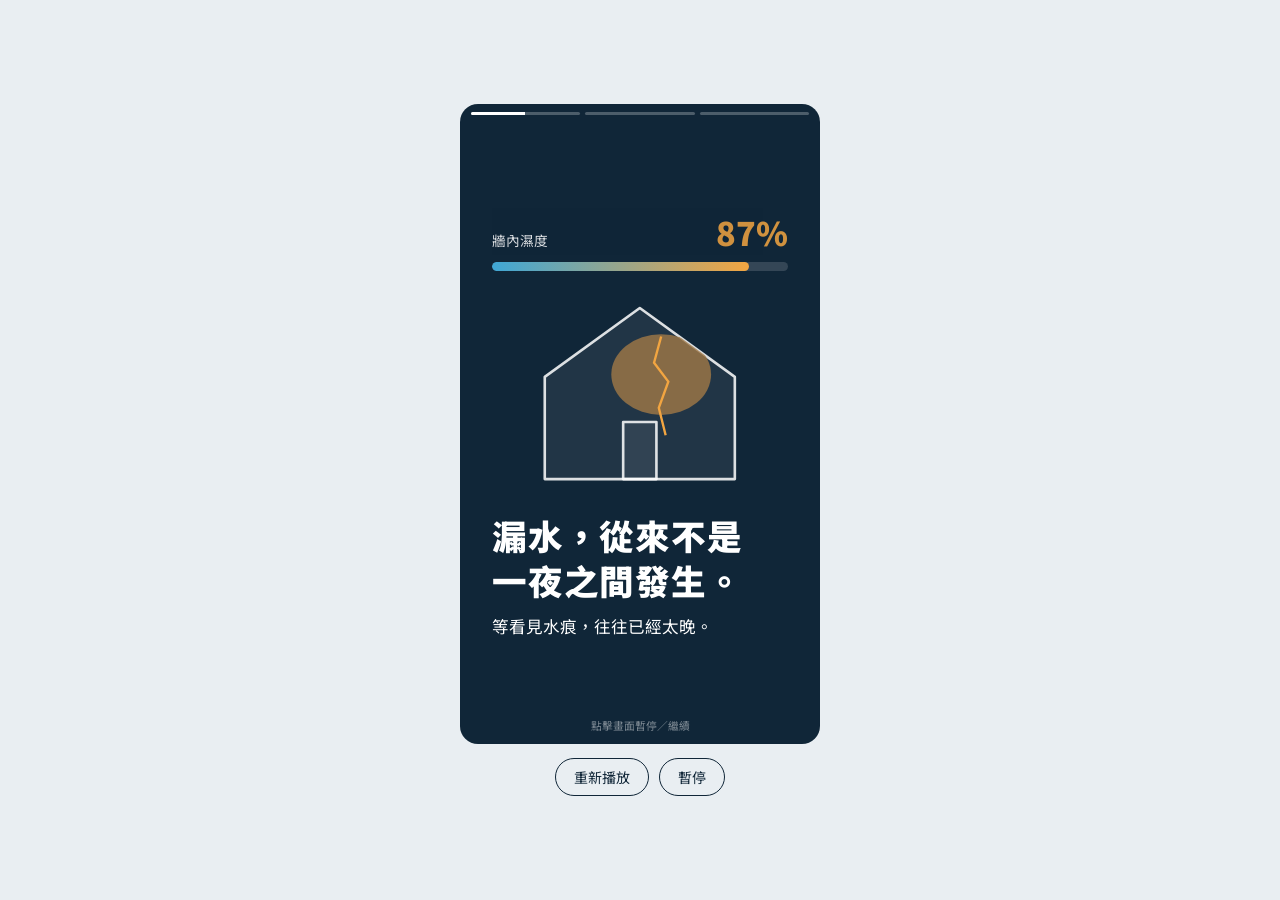
<file: video.html>
<!DOCTYPE html>
<html lang="zh-Hant">
<head>
<meta charset="utf-8">
<meta name="viewport" content="width=device-width, initial-scale=1, viewport-fit=cover">
<title>Home Shield 短影音</title>
<link rel="stylesheet" href="https://fonts.googleapis.com/css2?family=Noto+Sans+TC:wght@400;700;900&display=swap">
<style>
:root{--page:#e9eef2;--ink:#102638;--navy:#102638;--water:#3fa7d6;--foam:#dff1fa;--amber:#f2a541;--wall:#d9d2c5;
box-sizing:border-box;padding-top:env(safe-area-inset-top,0px);padding-bottom:env(safe-area-inset-bottom,0px)}
@media (prefers-color-scheme:dark){:root:not([data-theme="light"]){--page:#0a141c;--ink:#dce8ef}}
:root[data-theme="dark"]{--page:#0a141c;--ink:#dce8ef}
*{box-sizing:border-box;margin:0}
html{scroll-padding-top:env(safe-area-inset-top,0px)}
body{background:var(--page);color:var(--ink);font-family:"Noto Sans TC","PingFang TC","Microsoft JhengHei",sans-serif;min-height:100vh;display:flex;flex-direction:column;align-items:center;justify-content:center;gap:14px;padding:16px}
#frame{width:min(360px,92vw,calc((100vh - 90px)*9/16));aspect-ratio:9/16;position:relative;overflow:hidden;border-radius:18px;background:var(--navy);color:#fff;cursor:pointer;container-type:inline-size;user-select:none}
.bars{position:absolute;top:2.2cqw;left:3cqw;right:3cqw;display:flex;gap:1.5cqw;z-index:9}
.bars i{flex:1;height:.9cqw;background:rgba(255,255,255,.25);border-radius:1cqw;overflow:hidden}
.bars b{display:block;height:100%;width:0;background:#fff}
.sc{position:absolute;inset:0;display:flex;flex-direction:column;justify-content:center;padding:10cqw 9cqw;opacity:0;visibility:hidden;transition:opacity .35s}
.sc.on{opacity:1;visibility:visible}
h2{font-weight:900;font-size:9.6cqw;line-height:1.3;letter-spacing:.02em}
p{font-size:4.6cqw;line-height:1.6;opacity:.85;margin-top:3cqw}
.tag{font-size:3.4cqw;letter-spacing:.12em;color:var(--water);font-weight:700;margin-bottom:3cqw}
.wall{position:relative;height:52cqw;border-radius:3cqw;background:var(--wall);overflow:hidden;margin-bottom:8cqw;background-image:linear-gradient(rgba(0,0,0,.06) 1px,transparent 1px);background-size:100% 13cqw}
.stain{position:absolute;left:30%;top:-10%;width:60cqw;height:60cqw;border-radius:46% 54% 50% 50%;background:radial-gradient(circle,rgba(92,70,40,.75),rgba(92,70,40,.2) 70%,transparent);transform:scale(0)}
.on .stain{animation:grow 2s .2s ease-out forwards}
@keyframes grow{to{transform:scale(1)}}
.drip{position:absolute;top:30%;width:1.6cqw;height:0;background:rgba(80,60,35,.7);border-radius:1cqw}
.on .drip{animation:drip 1.8s ease-in forwards}
@keyframes drip{to{height:22cqw}}
.coat{position:absolute;inset:0;background:linear-gradient(180deg,var(--water),#1f7fb0);transform:translateY(101%)}
.on .coat{animation:rise 1.2s .2s cubic-bezier(.6,0,.2,1) forwards}
@keyframes rise{to{transform:translateY(0)}}
.pop{opacity:0;transform:translateY(4cqw)}
.on .pop{animation:pop .6s var(--d,0s) ease-out forwards}
@keyframes pop{to{opacity:1;transform:none}}
.big{font-size:21cqw;font-weight:900;line-height:1;letter-spacing:-.02em}
.big span{color:var(--water)}
.steps{list-style:none;padding:0;margin-top:6cqw;display:grid;gap:3.4cqw}
.steps li{display:flex;align-items:center;gap:4cqw;background:rgba(255,255,255,.08);padding:4cqw;border-radius:3cqw;font-size:5cqw;font-weight:700}
.steps em{font-style:normal;width:9cqw;height:9cqw;border-radius:50%;background:var(--water);color:var(--navy);display:grid;place-items:center;font-size:4.6cqw;flex:none}
.card{background:var(--foam);color:var(--navy);border-radius:3cqw;padding:6cqw;margin-top:6cqw}
.card b{display:block;font-size:3.6cqw;letter-spacing:.1em;opacity:.6;margin-bottom:3cqw}
.row{display:flex;justify-content:space-between;font-size:4.4cqw;padding:2.4cqw 0;border-top:1px solid rgba(16,38,56,.15)}
.row span:last-child{font-weight:700}
.url{margin-top:8cqw;font-size:4cqw;background:#fff;color:var(--navy);padding:3cqw 4cqw;border-radius:99px;font-weight:700;align-self:flex-start}
.hint{position:absolute;bottom:3cqw;left:0;right:0;text-align:center;font-size:3cqw;opacity:.45}
.ctl{display:flex;gap:10px}
button{font:inherit;font-size:14px;padding:8px 18px;border-radius:99px;border:1px solid var(--ink);background:transparent;color:var(--ink);cursor:pointer}
button:focus-visible{outline:3px solid var(--water);outline-offset:2px}
@media (prefers-reduced-motion:reduce){.on .stain,.on .drip,.on .coat,.on .pop{animation-duration:.01s;animation-delay:0s}}

@property --n{syntax:'<integer>';initial-value:42;inherits:false}
.sc{overflow:hidden}
.rain{position:absolute;inset:0;pointer-events:none}
.rain i{position:absolute;top:-12cqw;width:.45cqw;height:7cqw;background:linear-gradient(transparent,rgba(170,215,242,.75));animation:fall linear infinite}
@keyframes fall{to{transform:translateY(200cqw)}}
.house{display:block;width:66cqw;margin:0 auto 6cqw;overflow:visible}
.house .ln{fill:rgba(255,255,255,.07);stroke:rgba(255,255,255,.85);stroke-width:2.2;stroke-linejoin:round}
.hstain{fill:rgba(160,120,70,.8);transform-box:fill-box;transform-origin:center;transform:scale(0)}
.on .hstain{animation:grow 2.2s .3s ease-out forwards}
.crack{fill:none;stroke:var(--amber);stroke-width:2;stroke-dasharray:90;stroke-dashoffset:90}
.on .crack{animation:draw 1s 1.2s ease-out forwards}
@keyframes draw{to{stroke-dashoffset:0}}
.coatg{transform:translateY(170px)}
.on .coatg{animation:rise2 1.3s .3s cubic-bezier(.6,0,.2,1) forwards}
@keyframes rise2{to{transform:translateY(0)}}
.shield{fill:rgba(16,38,56,.55);stroke:#fff;stroke-width:3;stroke-dasharray:420;stroke-dashoffset:420}
.on .shield{animation:draw 1.1s 1.5s ease-out forwards}
.tick{fill:none;stroke:#fff;stroke-width:6;stroke-linecap:round;stroke-linejoin:round;stroke-dasharray:70;stroke-dashoffset:70}
.on .tick{animation:draw .6s 2.4s ease-out forwards}
.gauge{margin-bottom:5cqw}
.gauge .lb{display:flex;justify-content:space-between;align-items:baseline;font-size:3.8cqw;opacity:.85}
.num{font-size:9cqw;font-weight:900;color:var(--amber);counter-reset:n var(--n)}
.num::after{content:counter(n) "%"}
.on .num{animation:cnt 2.6s .3s ease-out forwards}
@keyframes cnt{from{--n:42}to{--n:87}}
.gbar{height:2.4cqw;background:rgba(255,255,255,.15);border-radius:2cqw;margin-top:2cqw;overflow:hidden}
.gbar b{display:block;height:100%;width:42%;background:linear-gradient(90deg,var(--water),var(--amber));border-radius:2cqw}
.on .gbar b{animation:gw 2.6s .3s ease-out forwards}
@keyframes gw{to{width:87%}}
.ring{position:absolute;left:50%;top:60%;width:30cqw;height:30cqw;margin:-15cqw;border:.6cqw solid var(--water);border-radius:50%;opacity:0}
.on .ring{animation:rg 2.2s var(--d,2.4s) ease-out infinite}
@keyframes rg{from{transform:scale(.4);opacity:.8}to{transform:scale(3.2);opacity:0}}
.chips{display:grid;grid-template-columns:1fr 1fr;gap:2.6cqw;margin-top:5cqw}
.chips span{background:rgba(255,255,255,.1);border:1px solid rgba(63,167,214,.5);border-radius:99px;padding:2.6cqw 3cqw;font-size:4cqw;font-weight:700;text-align:center}
.stamp{position:absolute;right:5cqw;top:50%;margin-top:-4.5cqw;width:9cqw;height:9cqw;border-radius:50%;border:.7cqw solid #1f9d6b;color:#1f9d6b;display:grid;place-items:center;font-size:5cqw;font-weight:900;opacity:0;transform:scale(2.4) rotate(-20deg)}
.on .stamp{animation:st .4s var(--d) cubic-bezier(.3,1.6,.5,1) forwards}
@keyframes st{to{opacity:1;transform:scale(1) rotate(-8deg)}}
.row{position:relative;padding-right:14cqw}
@media (prefers-reduced-motion:reduce){.on .hstain,.on .crack,.on .coatg,.on .shield,.on .tick,.on .num,.on .gbar b,.on .stamp{animation-duration:.01s;animation-delay:0s}.rain{display:none}}
</style>
</head>
<body>
<div id="frame" role="img" aria-label="Home Shield 房屋防水短影音，點擊可暫停">
  <div class="bars" id="bars"></div>

  <section class="sc" data-d="3400">
    <div class="rain" data-rain></div>
    <div class="gauge pop"><div class="lb"><span>牆內濕度</span><span class="num"></span></div><div class="gbar"><b></b></div></div>
    <svg class="house" viewBox="0 0 200 170"><defs><clipPath id="hc"><path d="M20 74 100 16 180 74V160H20Z"/></clipPath></defs><path class="ln" d="M20 74 100 16 180 74V160H20Z"/><g clip-path="url(#hc)"><ellipse class="hstain" cx="118" cy="72" rx="42" ry="34"/><path class="crack" d="M118 40 112 62 124 78 116 100 122 124"/></g><rect class="ln" x="86" y="112" width="28" height="48"/></svg>
    <h2 class="pop" style="--d:.5s">漏水，從來不是<br>一夜之間發生。</h2>
    <p class="pop" style="--d:1.4s">等看見水痕，往往已經太晚。</p>
  </section>

  <section class="sc" data-d="3900">
    <div class="rain" data-rain></div><div class="ring"></div><div class="ring" style="--d:3.2s"></div>
    <div class="tag pop">HOME SHIELD</div>
    <svg class="house" viewBox="0 0 200 170"><defs><clipPath id="hc"><path d="M20 74 100 16 180 74V160H20Z"/></clipPath></defs><path class="ln" d="M20 74 100 16 180 74V160H20Z"/><g clip-path="url(#hc)"><ellipse cx="118" cy="72" rx="42" ry="34" fill="rgba(160,120,70,.8)"/><g class="coatg"><rect width="200" height="170" fill="#3fa7d6"/></g></g><rect class="ln" x="86" y="112" width="28" height="48" style="fill:none"/><path class="shield" d="M100 38 142 54V94C142 120 124 136 100 146 76 136 58 120 58 94V54Z"/><path class="tick" d="M82 92 96 106 120 78"/></svg>
    <div class="big pop" style="--d:2.6s;font-size:16cqw">BN<span>-</span>1000</div>
    <div class="chips"><span class="pop" style="--d:2.9s">產品選購</span><span class="pop" style="--d:3.05s">DIY 施工</span><span class="pop" style="--d:3.2s">專業施工</span><span class="pop" style="--d:3.35s">房屋健檢</span></div>
  </section>

  <section class="sc" data-d="4000">
    <div class="tag pop">房屋健康護照</div>
    <h2 class="pop" style="font-size:8cqw">每一次維護，<br>都有跡可循。</h2>
    <div class="card pop" style="--d:.4s"><b>HS / 001</b>
      <div class="row"><span>房屋健檢</span><i class="stamp" style="--d:.9s">✓</i></div>
      <div class="row"><span>BN-1000 防水施工</span><i class="stamp" style="--d:1.3s">✓</i></div>
      <div class="row"><span>維護紀錄建立</span><i class="stamp" style="--d:1.7s">✓</i></div></div>
    <div class="url pop" style="--d:2.1s">home-shield-website.shihhao1122.workers.dev</div>
  </section>

  <div class="hint" id="hint">點擊畫面暫停／繼續</div>
</div>
<div class="ctl">
  <button id="replay">重新播放</button>
  <button id="toggle">暫停</button>
</div>

<script>
(function(){
  [].forEach.call(document.querySelectorAll('[data-rain]'),function(r){for(var k=0;k<16;k++){var d=document.createElement('i');d.style.left=(k*6.4+Math.random()*4)+'%';d.style.animationDuration=(.8+Math.random()*.6)+'s';d.style.animationDelay=(-Math.random()*1.4)+'s';r.appendChild(d)}});
  var scs=[].slice.call(document.querySelectorAll('.sc')),bars=document.getElementById('bars'),fills=[];
  scs.forEach(function(){var i=document.createElement('i'),b=document.createElement('b');i.appendChild(b);bars.appendChild(i);fills.push(b)});
  var idx=0,t0=0,elapsed=0,paused=false,raf=0;
  function show(n){
    scs.forEach(function(s,i){s.classList.remove('on')});
    void document.body.offsetWidth;
    scs[n].classList.add('on');
    fills.forEach(function(f,i){f.style.width=i<n?'100%':'0'});
  }
  function go(n){idx=n%scs.length;elapsed=0;t0=performance.now();show(idx)}
  function tick(now){
    if(!paused){
      var d=+scs[idx].dataset.d,e=elapsed+(now-t0);
      fills[idx].style.width=Math.min(100,e/d*100)+'%';
      if(e>=d){if(idx===scs.length-1){try{parent.postMessage('hs-done','*')}catch(x){}}go(idx+1)}
    }
    raf=requestAnimationFrame(tick);
  }
  function setPause(p){
    if(p===paused)return;
    var now=performance.now();
    if(p){elapsed+=now-t0}else{t0=now}
    paused=p;
    document.getElementById('toggle').textContent=p?'繼續':'暫停';
    scs[idx].style.animationPlayState=p?'paused':'running';
    [].forEach.call(scs[idx].querySelectorAll('*'),function(el){el.style.animationPlayState=p?'paused':'running'});
  }
  document.getElementById('frame').addEventListener('click',function(){document.getElementById('hint').style.display='none';setPause(!paused)});
  document.getElementById('toggle').addEventListener('click',function(){setPause(!paused)});
  document.getElementById('replay').addEventListener('click',function(){
    setPause(false);
    [].forEach.call(document.querySelectorAll('.sc *'),function(el){el.style.animationPlayState=''});
    go(0)
  });
  go(0);raf=requestAnimationFrame(tick);
})();
</script>
</body>
</html>
</file>
<file: styles.css>
/* HOME SHIELD 2.0 */
:root{--navy:#102638;--navy2:#173a52;--gold:#c9a95f;--gold-light:#ead9a9;--ink:#1b2d38;--muted:#66747a;--paper:#f7f7f3;--white:#fff;--line:#e4e6e2;--serif:"Noto Serif TC",Georgia,serif;--sans:"Noto Sans TC",Arial,sans-serif}
*{box-sizing:border-box}
html{scroll-behavior:smooth;scroll-padding-top:90px}
body{margin:0;color:var(--ink);font-family:var(--sans);line-height:1.8;background:#fff}
a{color:inherit;text-decoration:none}
img{max-width:100%}
.container{width:min(1160px,calc(100% - 48px));margin:auto}
.site-header{height:88px;position:sticky;top:0;z-index:50;background:rgba(255,255,255,.96);backdrop-filter:blur(14px);border-bottom:1px solid rgba(16,38,56,.08)}
.nav-wrap{height:100%;display:flex;align-items:center;justify-content:space-between;gap:30px}
.brand{display:flex;align-items:center;min-width:0}
.brand-logo{display:block;width:220px;height:auto;max-height:64px;object-fit:contain;object-position:left center}
.main-nav{display:flex;align-items:center;gap:27px;font-size:13px;font-weight:600;color:#344652}
.main-nav>a:not(.nav-cta):hover{color:#a7833e}
.nav-cta{padding:10px 17px;border:1px solid var(--gold);color:var(--navy);border-radius:2px}
.nav-cta span,.text-link span,.solution-card a span{color:#b18c43;margin-left:7px}
.menu-toggle{display:none;background:none;border:0;padding:8px}
.menu-toggle span{display:block;width:25px;height:2px;background:var(--navy);margin:5px}
.hero{position:relative;min-height:650px;display:flex;align-items:center;overflow:hidden;background:var(--navy)}
.hero-photo{position:absolute;inset:0;background-image:url("./hero-building.png");;background-size:cover;background-position:center 48%;transform:scale(1.01)}
.hero-wash{position:absolute;inset:0;background:linear-gradient(90deg,rgba(9,29,43,.88) 0%,rgba(12,35,50,.73) 43%,rgba(12,35,50,.18) 100%),linear-gradient(0deg,rgba(8,25,38,.35),transparent 40%)}
.hero-inner{position:relative;z-index:2;display:flex;align-items:center;justify-content:space-between;min-height:650px;padding-top:45px;padding-bottom:70px}
.hero-copy{max-width:660px;color:#fff}
.eyebrow,.section-kicker{font-size:11px;letter-spacing:2.5px;font-weight:700}
.eyebrow{display:flex;align-items:center;gap:12px;color:#f0e4c4;margin:0 0 22px}
.eyebrow span{width:30px;height:1px;background:var(--gold-light)}
.hero h1,.section h2,.service-band h2,.contact h2{font-family:var(--serif);font-weight:600;line-height:1.38;letter-spacing:.03em}
.hero h1{font-size:clamp(38px,5vw,62px);margin:0 0 22px;color:#fff;text-shadow:0 2px 18px rgba(0,0,0,.18)}
.hero h1 em,.section h2 em,.contact h2 em{font-style:normal;color:var(--gold-light)}
.hero-description{font-size:16px;line-height:2;color:#f0f3f3;margin:0 0 30px}
.hero-actions,.contact-actions{display:flex;flex-wrap:wrap;gap:13px}
.button{display:inline-flex;align-items:center;justify-content:center;gap:20px;min-height:49px;padding:0 23px;font-size:13px;font-weight:700;letter-spacing:.04em;transition:.2s;border:1px solid transparent}
.button:hover{transform:translateY(-2px)}
.button-gold{background:var(--gold);color:#172c3a}
.button-gold:hover{background:#dfc47e}
.button-light{border-color:rgba(255,255,255,.7);color:#fff;background:rgba(255,255,255,.08)}
.button-dark{background:var(--navy);color:#fff}
.hero-proof{display:flex;align-items:center;gap:13px;margin-top:43px;color:#fff}
.proof-icon{width:39px;height:39px;border:1px solid rgba(234,217,169,.65);display:grid;place-items:center;color:var(--gold-light);font-size:23px}
.hero-proof b,.hero-proof small{display:block}
.hero-proof b{font-size:13px}
.hero-proof small{font-size:11px;color:#d5dedf}
.hero-stamp{align-self:flex-end;margin-bottom:30px;color:#fff;display:flex;flex-direction:column;align-items:flex-end;gap:5px;font-size:10px;letter-spacing:2px}
.hero-stamp b{font:500 35px var(--serif);color:var(--gold-light)}
.hero-stamp i{width:70px;height:1px;background:var(--gold)}
.hero-stamp small{font-size:8px;letter-spacing:1.5px;color:#e0e7e7}
.hero-bottom{position:absolute;z-index:3;bottom:0;left:0;right:0;padding:16px max(24px,calc((100% - 1160px)/2));display:flex;justify-content:space-between;color:#e7eded;border-top:1px solid rgba(255,255,255,.25);font-size:10px;letter-spacing:1.5px}
.section{padding:105px 0}
.section-soft{background:var(--paper)}
.intro-grid,.product-grid,.passport-grid{display:grid;grid-template-columns:1fr 1fr;gap:90px;align-items:center}
.section-kicker{color:#a17f3d;margin:0 0 15px}
.section h2,.contact h2{font-size:clamp(31px,4vw,45px);color:var(--navy);margin:0}
.section h2 em{color:#a7833e}
.intro-copy{max-width:520px}
.lead{font-size:19px;line-height:1.9;color:var(--navy);font-weight:600;margin:0 0 16px}
.intro-copy>p:not(.lead),.product-copy>p:not(.section-kicker):not(.lead),.passport-copy>p:not(.section-kicker):not(.lead){color:var(--muted);font-size:14px;line-height:2}
.text-link{display:inline-block;margin-top:18px;font-size:13px;font-weight:700;color:var(--navy);border-bottom:1px solid var(--gold);padding-bottom:5px}
.section-heading{display:flex;justify-content:space-between;align-items:flex-end;gap:40px;margin-bottom:48px}
.section-heading>p{max-width:330px;color:var(--muted);font-size:13px;margin:0 0 5px}
.solution-grid{display:grid;grid-template-columns:repeat(3,1fr);gap:18px}
.solution-card{position:relative;background:#fff;padding:34px 30px 30px;min-height:310px;border:1px solid var(--line);transition:.25s}
.solution-card:hover{transform:translateY(-5px);box-shadow:0 16px 35px rgba(16,38,56,.08)}
.solution-card.featured{background:var(--navy);color:#fff;border-color:var(--navy)}
.card-number{position:absolute;right:25px;top:20px;color:#a7afb0;font:italic 13px Georgia}
.featured .card-number{color:#aebdc2}
.card-icon{font-size:30px;color:#b18c43;margin-bottom:18px}
.solution-card h3{font-size:18px;margin:0 0 12px;color:var(--navy)}
.featured h3{color:#fff}
.solution-card p{font-size:13px;line-height:1.9;color:var(--muted);min-height:75px;margin:0 0 20px}
.featured p{color:#d3dcdf}
.solution-card a{font-size:12px;font-weight:700;color:var(--navy)}
.featured a{color:#f0dfa9}
.product-grid{gap:100px}
.product-visual{min-height:440px;position:relative;display:grid;place-items:center;background:linear-gradient(140deg,#e8e8df,#f7f7f3);overflow:hidden}
.product-orbit{position:absolute;border:1px solid rgba(177,140,67,.35);border-radius:50%;width:360px;height:360px}
.orbit-two{width:280px;height:280px}
.product-panel{position:relative;width:230px;height:300px;background:linear-gradient(145deg,#173b54,#0d2435);color:#fff;padding:22px;box-shadow:18px 22px 40px rgba(16,38,56,.2);display:flex;flex-direction:column;justify-content:space-between}
.product-label,.product-foot{font-size:8px;letter-spacing:1.8px;color:#d8c58e}
.product-mark{font:italic 62px Georgia;line-height:.9;color:#fff}
.product-mark b{font-size:50px;color:var(--gold-light)}
.product-foot{border-top:1px solid rgba(234,217,169,.5);padding-top:12px}
.product-caption{position:absolute;bottom:22px;left:25px;font-size:9px;letter-spacing:2px;color:#7a8583}
.product-copy .lead{margin-top:24px}
.check-list{padding:0;margin:22px 0 27px;list-style:none}
.check-list li{font-size:13px;color:#52636b;padding:7px 0;border-bottom:1px solid var(--line)}
.check-list li:before{content:"✓";color:#a7833e;margin-right:12px}
.disclaimer{display:block;margin-top:14px;color:#899397;font-size:10px}
.service-band{background:var(--navy);color:#fff;padding:70px 0}
.service-band-inner{display:flex;justify-content:space-between;align-items:center;gap:80px}
.service-band .section-kicker{color:var(--gold-light)}
.service-band h2{font-size:34px;margin:0;line-height:1.5}
.service-band-inner>p{max-width:430px;color:#d3dcdf;font-size:14px;line-height:2;margin:0}
.process-list{border-top:1px solid var(--line)}
.process-list article{display:grid;grid-template-columns:90px 1fr 30px;align-items:center;gap:25px;padding:23px 8px;border-bottom:1px solid var(--line)}
.process-list article>span{font:italic 20px Georgia;color:#b18c43}
.process-list h3{margin:0;color:var(--navy);font-size:17px}
.process-list p{margin:4px 0 0;color:var(--muted);font-size:12px}
.process-list article>b{font-size:19px;color:#b18c43;font-weight:400}
.passport-grid{gap:100px}
.passport-art{min-height:410px;background:linear-gradient(145deg,#d9ded9,#eff0e9);display:grid;place-items:center;padding:35px}
.passport-card{width:min(340px,100%);min-height:270px;background:linear-gradient(145deg,#173b54,#0e2638);padding:24px;color:#fff;box-shadow:18px 20px 40px rgba(16,38,56,.2);position:relative}
.passport-top,.passport-bottom{display:flex;justify-content:space-between;font-size:8px;letter-spacing:1.5px;color:#e2d3a5}
.passport-symbol{font-size:44px;color:var(--gold-light);margin-top:24px}
.passport-card h3{font:600 24px var(--serif);margin:2px 0}
.passport-card>p{font-size:8px;letter-spacing:2px;color:#c5d0d3;margin:0}
.passport-lines{margin:23px 0;display:grid;gap:7px}
.passport-lines i{height:1px;background:rgba(255,255,255,.25);width:100%}
.passport-lines i:nth-child(2){width:75%}.passport-lines i:nth-child(3){width:88%}
.passport-bottom{border-top:1px solid rgba(234,217,169,.4);padding-top:12px}
.passport-copy .lead{margin-top:24px}
.passport-note{border-left:3px solid var(--gold);padding:10px 0 10px 18px;margin-top:25px}
.passport-note b,.passport-note span{display:block}
.passport-note b{font-size:13px;color:var(--navy)}
.passport-note span{font-size:12px;color:var(--muted)}
.contact{background:linear-gradient(135deg,#142f43,#0b1f2e);text-align:center;color:#fff;padding:100px 0}
.contact .section-kicker{color:var(--gold-light)}
.contact h2{color:#fff}
.contact-inner>p:not(.section-kicker){max-width:590px;margin:20px auto 28px;color:#d4dfe1;font-size:14px}
.contact-actions{justify-content:center}
.button-outline-light{border-color:rgba(255,255,255,.55);color:#fff}
.contact small{display:block;color:#aebdc2;font-size:10px;margin-top:25px}
.site-footer{background:#091b29;color:#dce4e5;padding:42px 0 18px}
.footer-main{display:flex;align-items:center;justify-content:space-between;gap:35px;padding-bottom:35px}
.footer-brand .brand-logo{width:190px;filter:brightness(0) invert(1);opacity:.92}
.footer-main>p{font-size:12px;color:#b9c5c8;margin:0}
.footer-main nav{display:flex;gap:18px;flex-wrap:wrap;font-size:11px;color:#c4d0d2}
.footer-main nav a:hover{color:var(--gold-light)}
.footer-bottom{border-top:1px solid rgba(255,255,255,.13);padding-top:15px;display:flex;justify-content:space-between;color:#84959b;font-size:9px;letter-spacing:1px}
@media(max-width:900px){.main-nav{gap:14px;font-size:12px}.brand-logo{width:185px}.intro-grid,.product-grid,.passport-grid{gap:45px}.hero-stamp{display:none}.section-heading{align-items:flex-start;flex-direction:column;gap:15px}.section-heading>p{max-width:520px}.footer-main{flex-wrap:wrap}}
@media(max-width:700px){.container{width:min(100% - 36px,560px)}.site-header{height:72px}.brand-logo{width:178px;max-height:52px}.menu-toggle{display:block}.main-nav{display:none;position:absolute;top:72px;left:0;right:0;background:#fff;padding:18px 24px 24px;border-bottom:1px solid var(--line);box-shadow:0 15px 25px rgba(16,38,56,.08);flex-direction:column;align-items:stretch;gap:0}.main-nav.open{display:flex}.main-nav>a{padding:12px 3px;border-bottom:1px solid #edf0ed}.main-nav .nav-cta{text-align:center;margin-top:12px;border:1px solid var(--gold);padding:10px}.hero,.hero-inner{min-height:650px}.hero-photo{background-position:58% center}.hero-wash{background:linear-gradient(90deg,rgba(9,29,43,.88),rgba(12,35,50,.56)),linear-gradient(0deg,rgba(8,25,38,.42),transparent 55%)}.hero-inner{padding-top:30px;padding-bottom:75px}.hero h1{font-size:39px}.hero-description{font-size:14px}.hero-proof{margin-top:32px}.hero-bottom{padding:12px 18px;font-size:8px;letter-spacing:.8px}.section{padding:72px 0}.intro-grid,.product-grid,.passport-grid{grid-template-columns:1fr;gap:27px}.intro-copy{max-width:none}.section h2,.contact h2{font-size:32px}.solution-grid{grid-template-columns:1fr;gap:12px}.solution-card{min-height:0;padding:27px 24px}.solution-card p{min-height:0}.product-visual{min-height:350px;order:2}.product-copy{order:1}.service-band{padding:55px 0}.service-band-inner{display:block}.service-band h2{font-size:29px}.service-band-inner>p{margin-top:20px}.process-list article{grid-template-columns:48px 1fr 20px;gap:12px;padding:19px 0}.process-list h3{font-size:15px}.passport-art{min-height:350px;padding:25px}.passport-copy{order:1}.passport-art{order:2}.contact{padding:75px 0}.footer-main{display:grid;grid-template-columns:1fr;gap:20px}.footer-main nav{gap:12px 18px}.footer-bottom{font-size:8px}}
@media(max-width:380px){.hero h1{font-size:34px}.hero-actions .button{width:100%}.hero-bottom span:first-child{display:none}}


/* HOME SHIELD 2.0: desktop multi-page / mobile one-page navigation */
.desktop-hub{display:none;background:var(--paper);padding:82px 0 96px}
.desktop-hub h2{font-family:var(--serif);font-size:clamp(30px,3.4vw,42px);line-height:1.45;color:var(--navy);margin:0 0 34px}
.desktop-hub h2 em{font-style:normal;color:#a7833e}
.hub-grid{display:grid;grid-template-columns:repeat(3,1fr);gap:16px}
.hub-card{position:relative;min-height:180px;padding:26px 26px 24px;background:#fff;border:1px solid var(--line);display:flex;flex-direction:column;align-items:flex-start;transition:.2s}
.hub-card:hover{transform:translateY(-4px);box-shadow:0 14px 30px rgba(16,38,56,.08);border-color:#c9a95f}
.hub-card>span{font-size:9px;letter-spacing:1.8px;color:#a7833e}
.hub-card>b{font:600 22px var(--serif);color:var(--navy);margin-top:17px}
.hub-card>small{font-size:12px;color:var(--muted);margin-top:5px}
.hub-card>i{position:absolute;right:24px;bottom:22px;color:#a7833e;font-style:normal;font-size:19px}
.hub-card.featured{background:var(--navy);border-color:var(--navy)}
.hub-card.featured>b{color:#fff}.hub-card.featured>small{color:#d3dcdf}
.page-heading{background:var(--paper);padding:42px 0 38px;border-bottom:1px solid var(--line)}
.page-heading .section-kicker{margin-bottom:8px}
.page-heading h1{font:600 34px var(--serif);color:var(--navy);margin:0 0 8px}
.page-heading a,.page-heading span,.page-heading b{font-size:11px;color:var(--muted)}
.page-heading b{color:#a7833e}
@media(min-width:701px){
  .home-page .desktop-hub{display:block}
  .home-page main>.intro,.home-page main>.solutions,.home-page main>.product,.home-page main>.service-band,.home-page main>.process,.home-page main>.passport,.home-page main>.contact{display:none}
}
@media(max-width:700px){
  .desktop-hub{display:none!important}
  .page-heading{padding:30px 0}
  .page-heading h1{font-size:28px}
}

/* Home Shield 品牌理念頁面背景 */
.about-hero {
  width: 100%;
  height: 360px;
  background-image: url("./about-hero.png");
  background-size: cover;
  background-position: center 45%;
  background-repeat: no-repeat;
}

@media (max-width: 768px) {
  .about-hero {
    height: 230px;
    background-position: center center;
  }
}

/* Home Shield 解決方案頁面背景 */
.solutions-hero {
  width: 100%;
  height: 360px;
  background-image: url("./solutions-hero.png");
  background-size: cover;
  background-position: center 55%;
  background-repeat: no-repeat;
}

@media (max-width: 768px) {
  .solutions-hero {
    height: 230px;
    background-position: center center;
  }
}

/* Home Shield BN-1000 產品頁面背景 */
.bn1000-hero {
  width: 100%;
  height: 360px;
  background-image: url("./bn1000-hero.png");
  background-size: cover;
  background-position: center center;
  background-repeat: no-repeat;
}

@media (max-width: 768px) {
  .bn1000-hero {
    height: 230px;
    background-position: center center;
  }
}

/* Home Shield 服務流程頁面背景 */
.process-hero {
  width: 100%;
  height: 360px;
  background-image: url("./process-hero.png");
  background-size: cover;
  background-position: center center;
  background-repeat: no-repeat;
}

@media (max-width: 768px) {
  .process-hero {
    height: 230px;
    background-position: center center;
  }
}

/* Home Shield 房屋健康護照頁面背景 */
.passport-hero {
  width: 100%;
  height: 360px;
  background-image: url("./passport-hero.png");
  background-size: cover;
  background-position: center center;
  background-repeat: no-repeat;
}

@media (max-width: 768px) {
  .passport-hero {
    height: 230px;
    background-position: center center;
  }
}

/* Home Shield 合作洽詢頁面背景 */
.contact-hero {
  width: 100%;
  height: 360px;
  background-image: url("./contact-hero.jpg");
  background-size: cover;
  background-position: center center;
  background-repeat: no-repeat;
}

@media (max-width: 768px) {
  .contact-hero {
    height: 230px;
    background-position: center center;
  }
}
</file>
